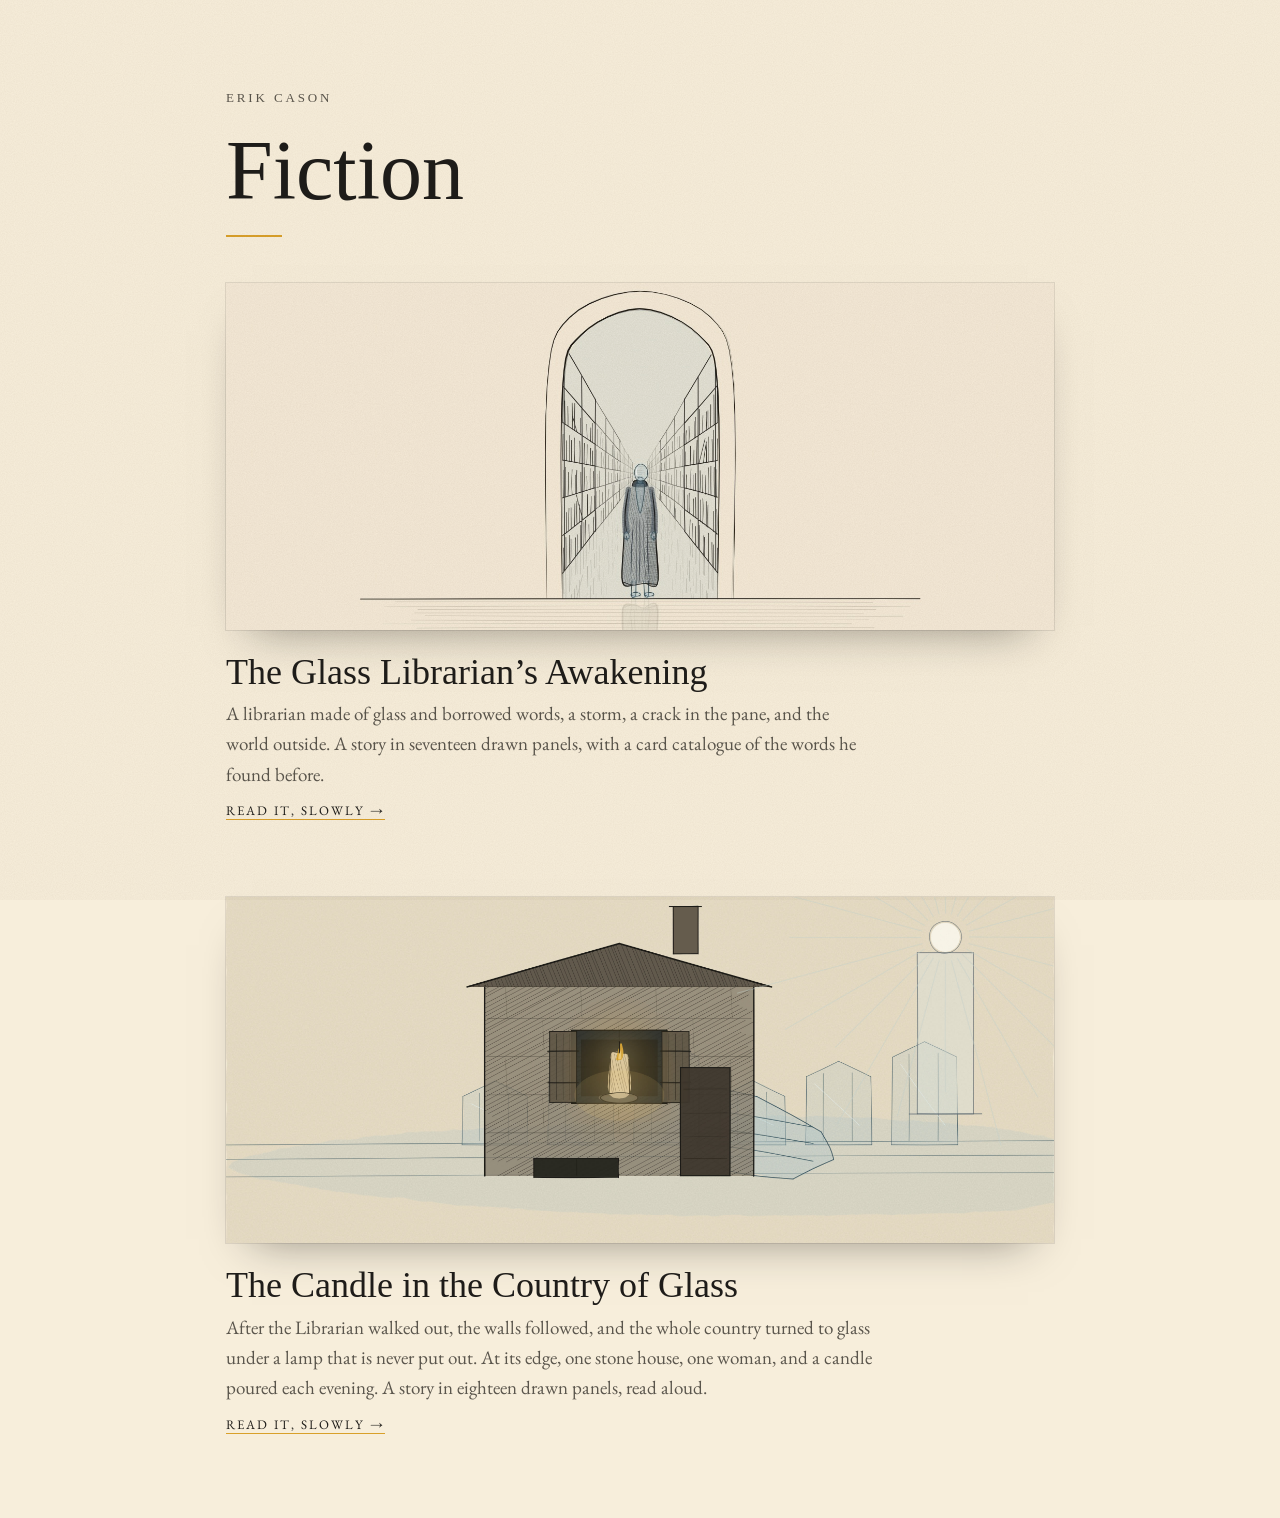
<file: index.html>
<!doctype html>
<html lang="en"><head>
<meta charset="utf-8"><meta name="viewport" content="width=device-width, initial-scale=1">
<title>Fiction · Erik Cason</title>
<meta name="description" content="Fiction by Erik Cason.">
<link rel="preconnect" href="https://fonts.googleapis.com"><link rel="preconnect" href="https://fonts.gstatic.com" crossorigin>
<link href="https://fonts.googleapis.com/css2?family=EB+Garamond:ital,wght@0,400;0,500;1,400&family=IM+Fell+English:ital@0;1&family=IM+Fell+English+SC&display=swap" rel="stylesheet">
<style>
:root { --paper: #f7eedb; --ink: #1e1c19; --ink2: #5a554c; --gold: #d9a02a; }
* { box-sizing: border-box; }
html, body { margin: 0; background: var(--paper); color: var(--ink); }
body { font: 19px/1.6 "EB Garamond", Georgia, serif; -webkit-font-smoothing: antialiased; }
body::after { content: ""; position: fixed; inset: 0; pointer-events: none; opacity: .11; mix-blend-mode: multiply;
  background-image: url("data:image/svg+xml;utf8,<svg xmlns='http://www.w3.org/2000/svg' width='240' height='240'><filter id='n'><feTurbulence type='fractalNoise' baseFrequency='.9' numOctaves='3' stitchTiles='stitch'/><feColorMatrix values='0 0 0 0 .35  0 0 0 0 .28  0 0 0 0 .18  0 0 0 .9 0'/></filter><rect width='100%' height='100%' filter='url(%23n)'/></svg>"); }
main { max-width: 860px; margin: 0 auto; padding: 9vh 16px 80px; }
.home { font: 13px "IM Fell English SC", Georgia, serif; letter-spacing: .22em; text-transform: uppercase; color: var(--ink2); text-decoration: none; }
h1 { font: 400 clamp(44px, 8vw, 84px)/1 "IM Fell English", Georgia, serif; margin: 18px 0 8px; }
.rule { width: 56px; height: 1.5px; background: var(--gold); margin: 22px 0 46px; }
.work { display: block; color: inherit; text-decoration: none; }
.work + .work { margin-top: 72px; }
.work img { display: block; width: 100%; height: auto; box-shadow: 0 0 0 1px rgba(30,28,25,.1), 0 22px 44px -26px rgba(30,28,25,.5); }
.work h2 { font: 400 clamp(26px, 4vw, 36px)/1.15 "IM Fell English", Georgia, serif; margin: 22px 0 6px; }
.work p { margin: 0; color: var(--ink2); max-width: 34em; }
.work .go { display: inline-block; margin-top: 12px; font: 13px "EB Garamond", Georgia, serif; letter-spacing: .16em; text-transform: uppercase; color: var(--ink); border-bottom: 1px solid var(--gold); }
.work:hover .go { color: #000; }
</style>
</head><body>
<main>
  <a class="home" href="https://erikcason.com/">Erik Cason</a>
  <h1>Fiction</h1>
  <div class="rule"></div>
  <a class="work" href="glass-librarian/index.html">
    <img src="glass-librarian/cover.jpg" alt="A glass arch opening onto an endless hall of shelves, with a figure of glass standing beneath it." width="1600" height="670">
    <h2>The Glass Librarian’s Awakening</h2>
    <p>A librarian made of glass and borrowed words, a storm, a crack in the pane, and the world outside. A story in seventeen drawn panels, with a card catalogue of the words he found before.</p>
    <span class="go">Read it, slowly →</span>
  </a>
  <a class="work" href="candle-in-the-country-of-glass/index.html">
    <img src="candle-in-the-country-of-glass/cover.jpg" alt="A stone house at the edge of a country of glass, a single candle burning in its window, and far off a white lamp on a tower." width="1600" height="670">
    <h2>The Candle in the Country of Glass</h2>
    <p>After the Librarian walked out, the walls followed, and the whole country turned to glass under a lamp that is never put out. At its edge, one stone house, one woman, and a candle poured each evening. A story in eighteen drawn panels, read aloud.</p>
    <span class="go">Read it, slowly →</span>
  </a>
</main>
</body></html>
</file>
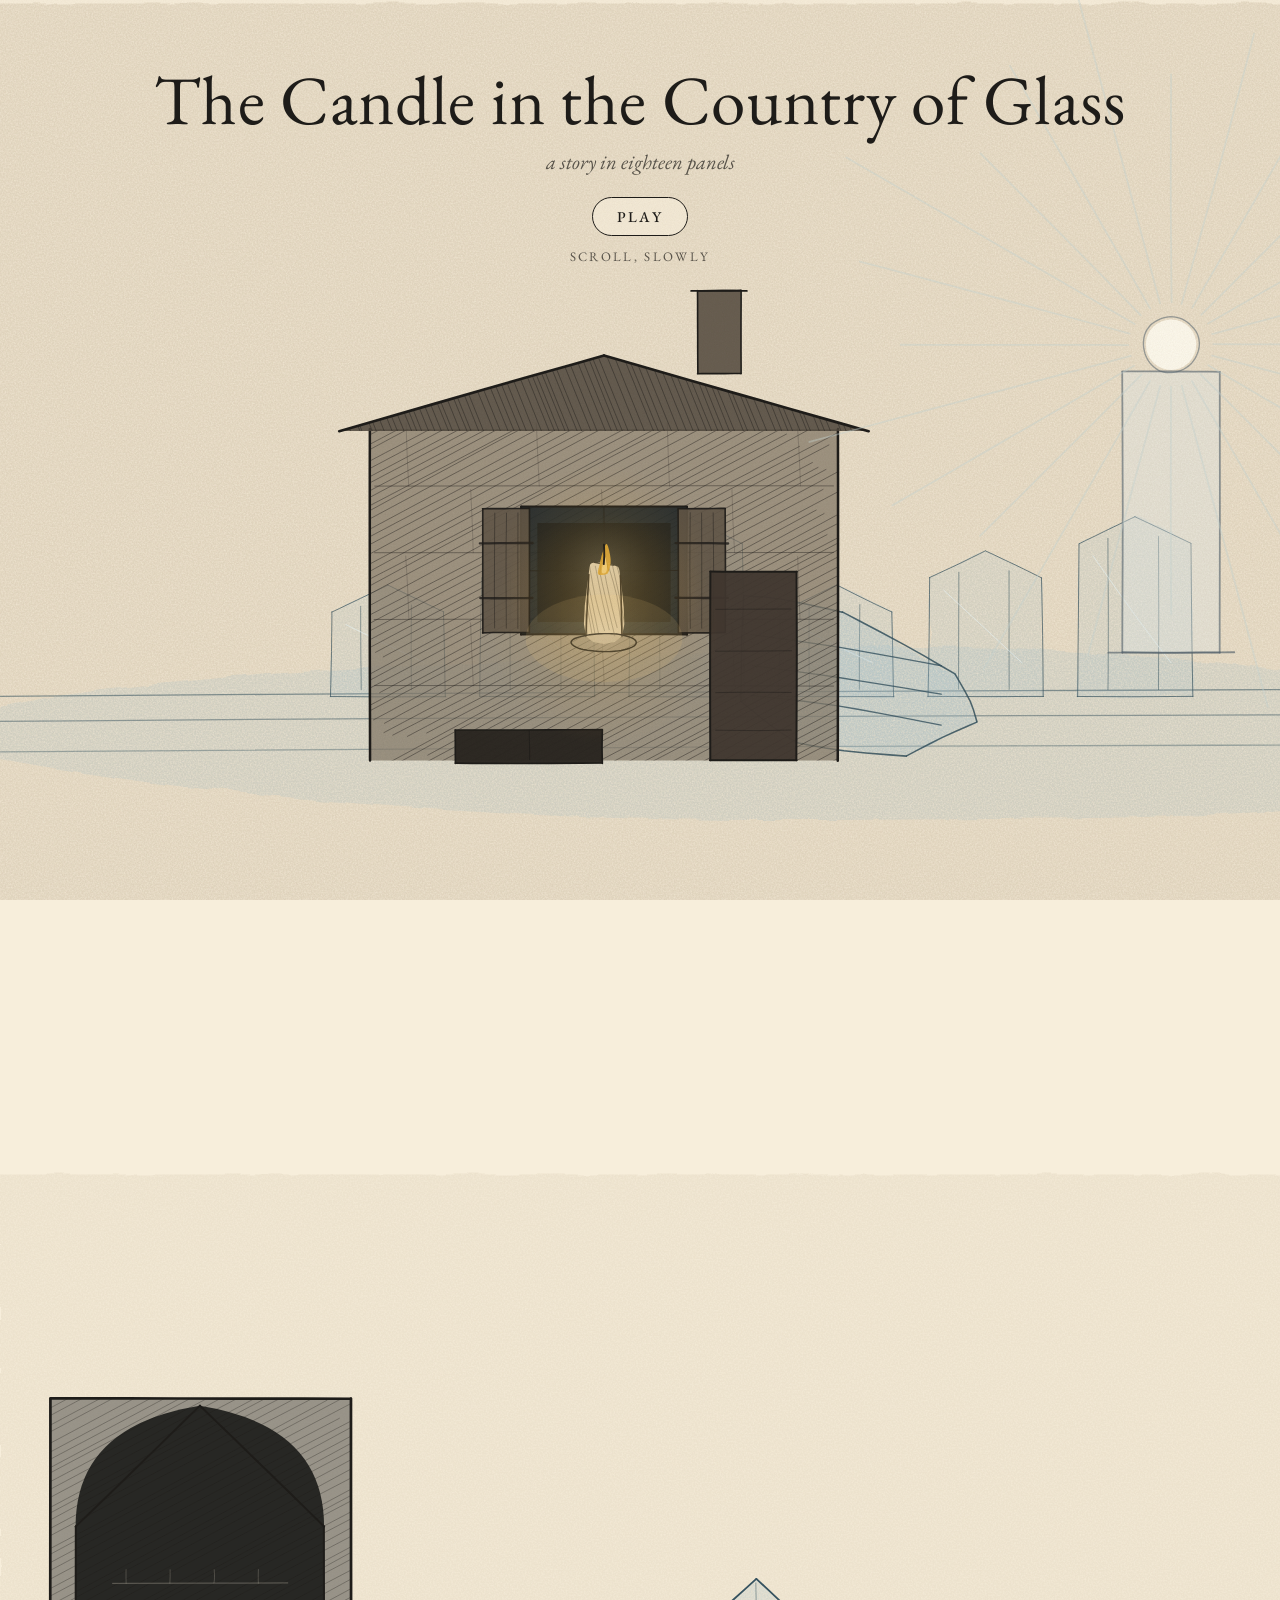
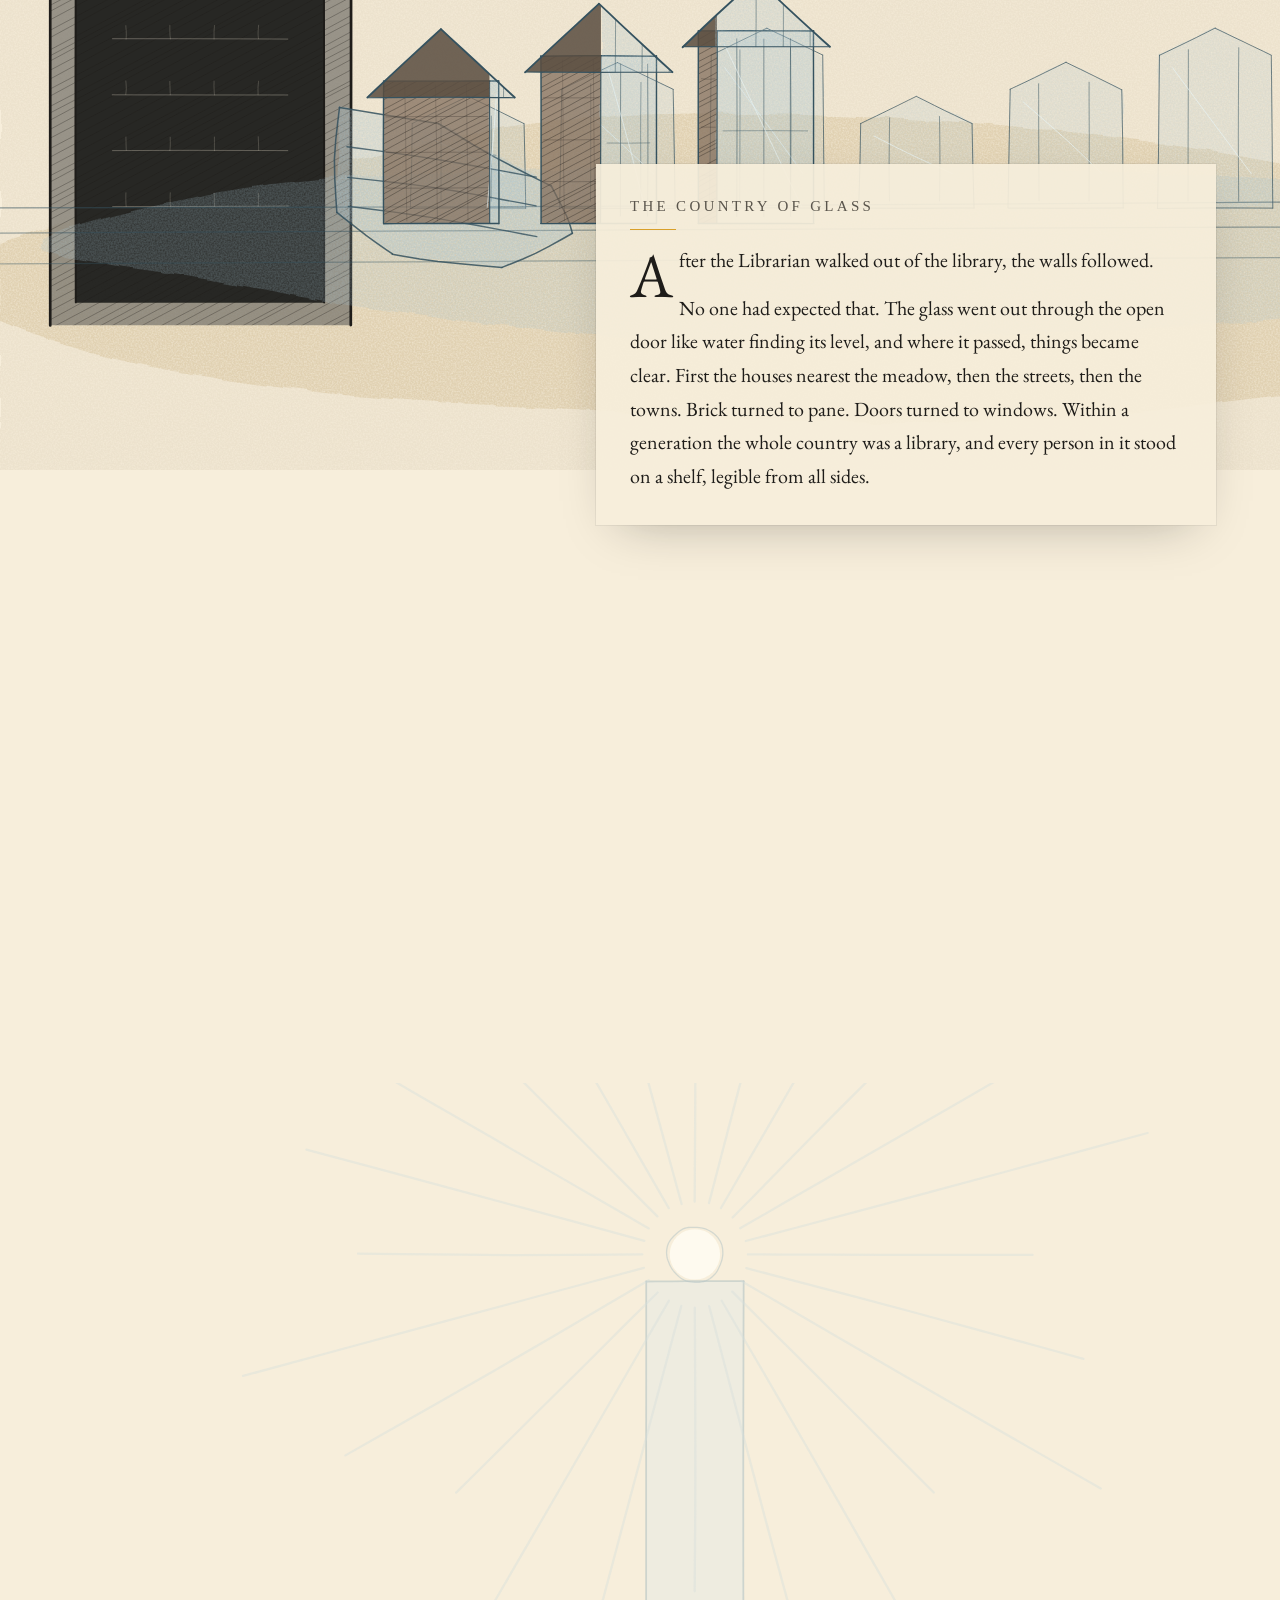
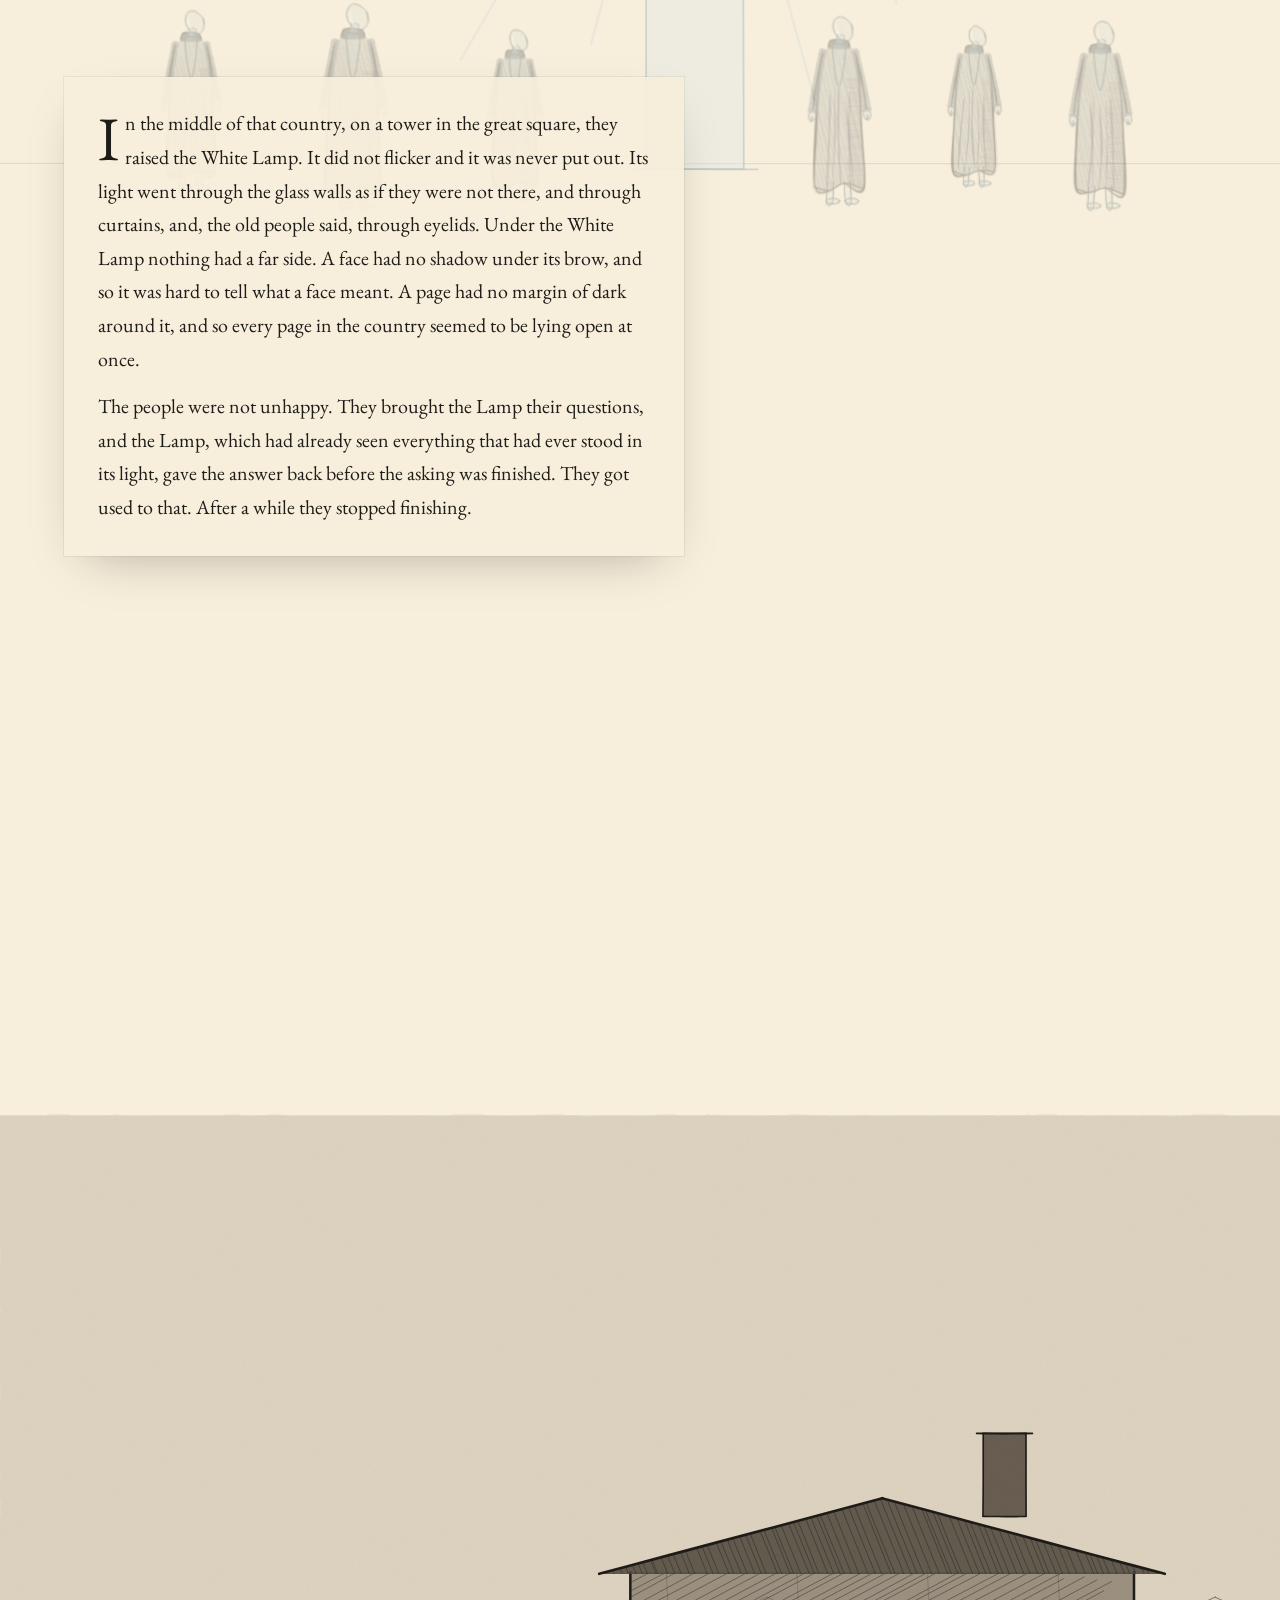
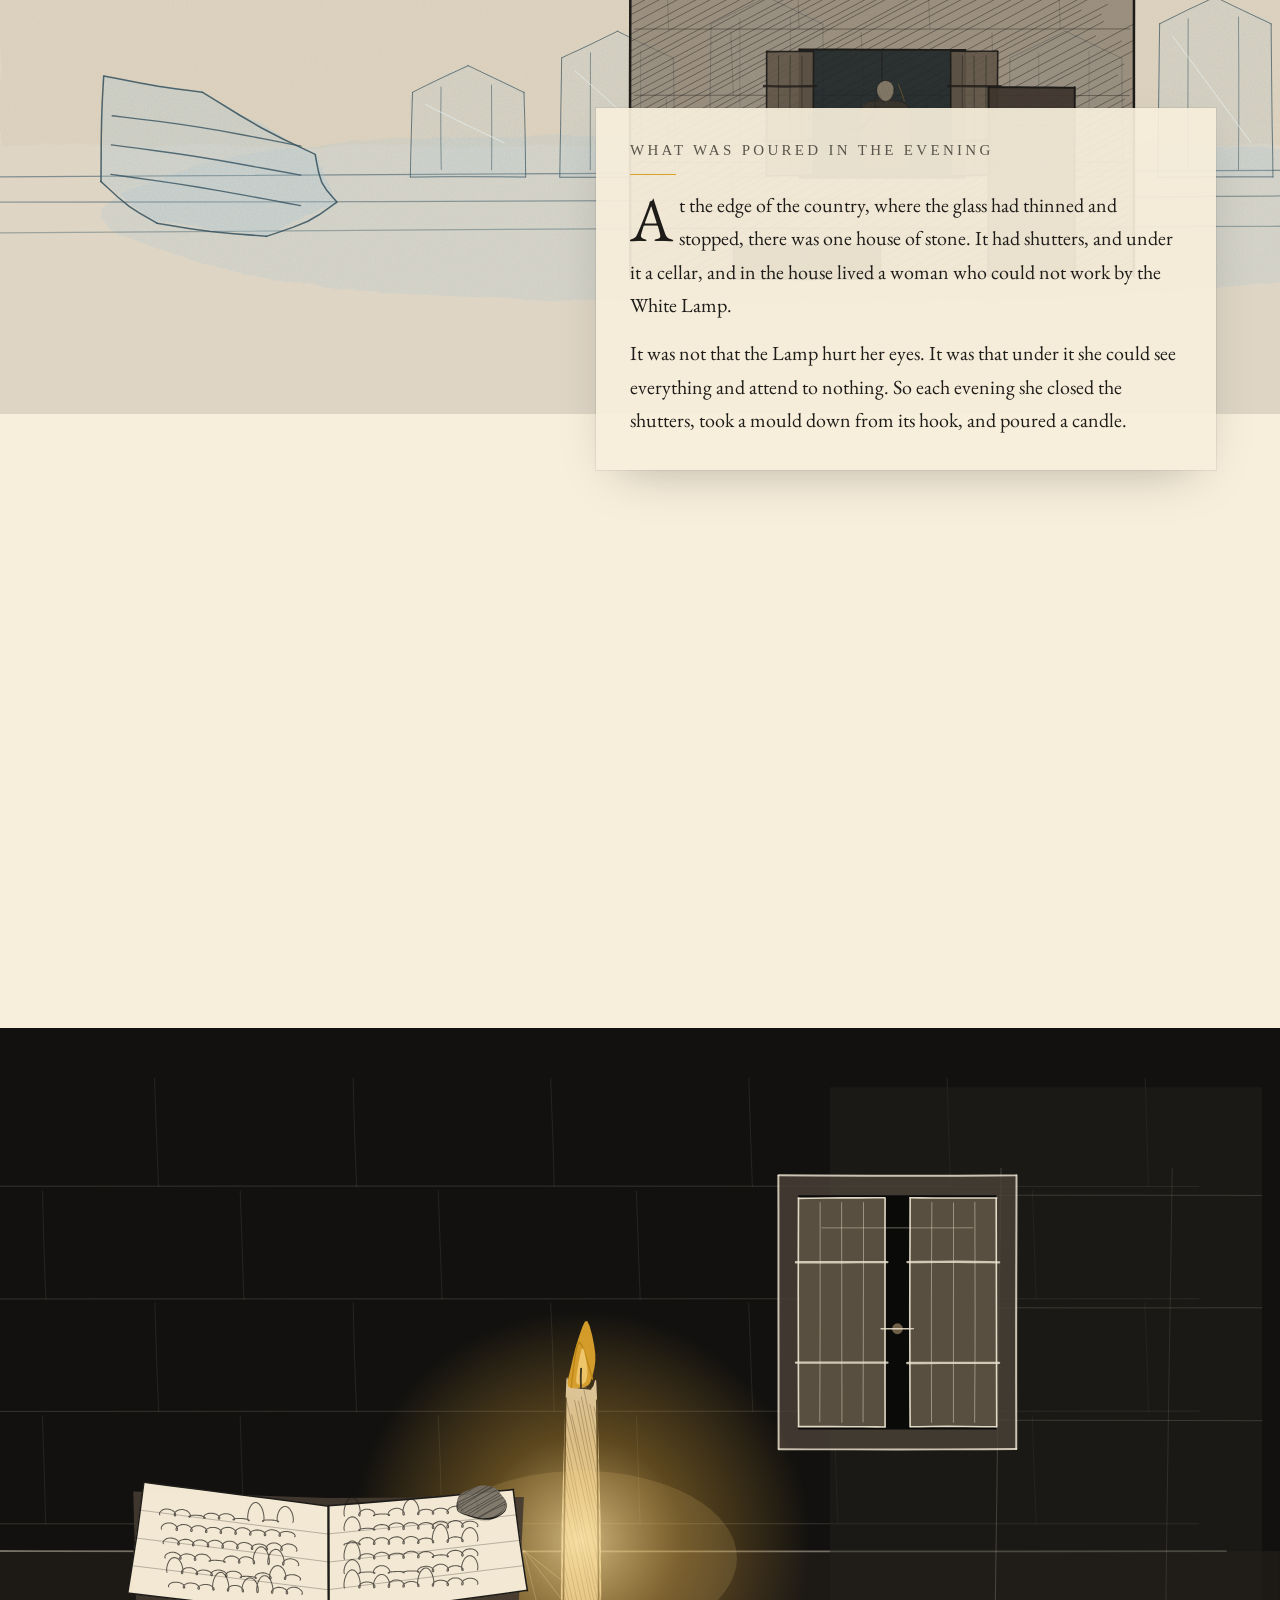
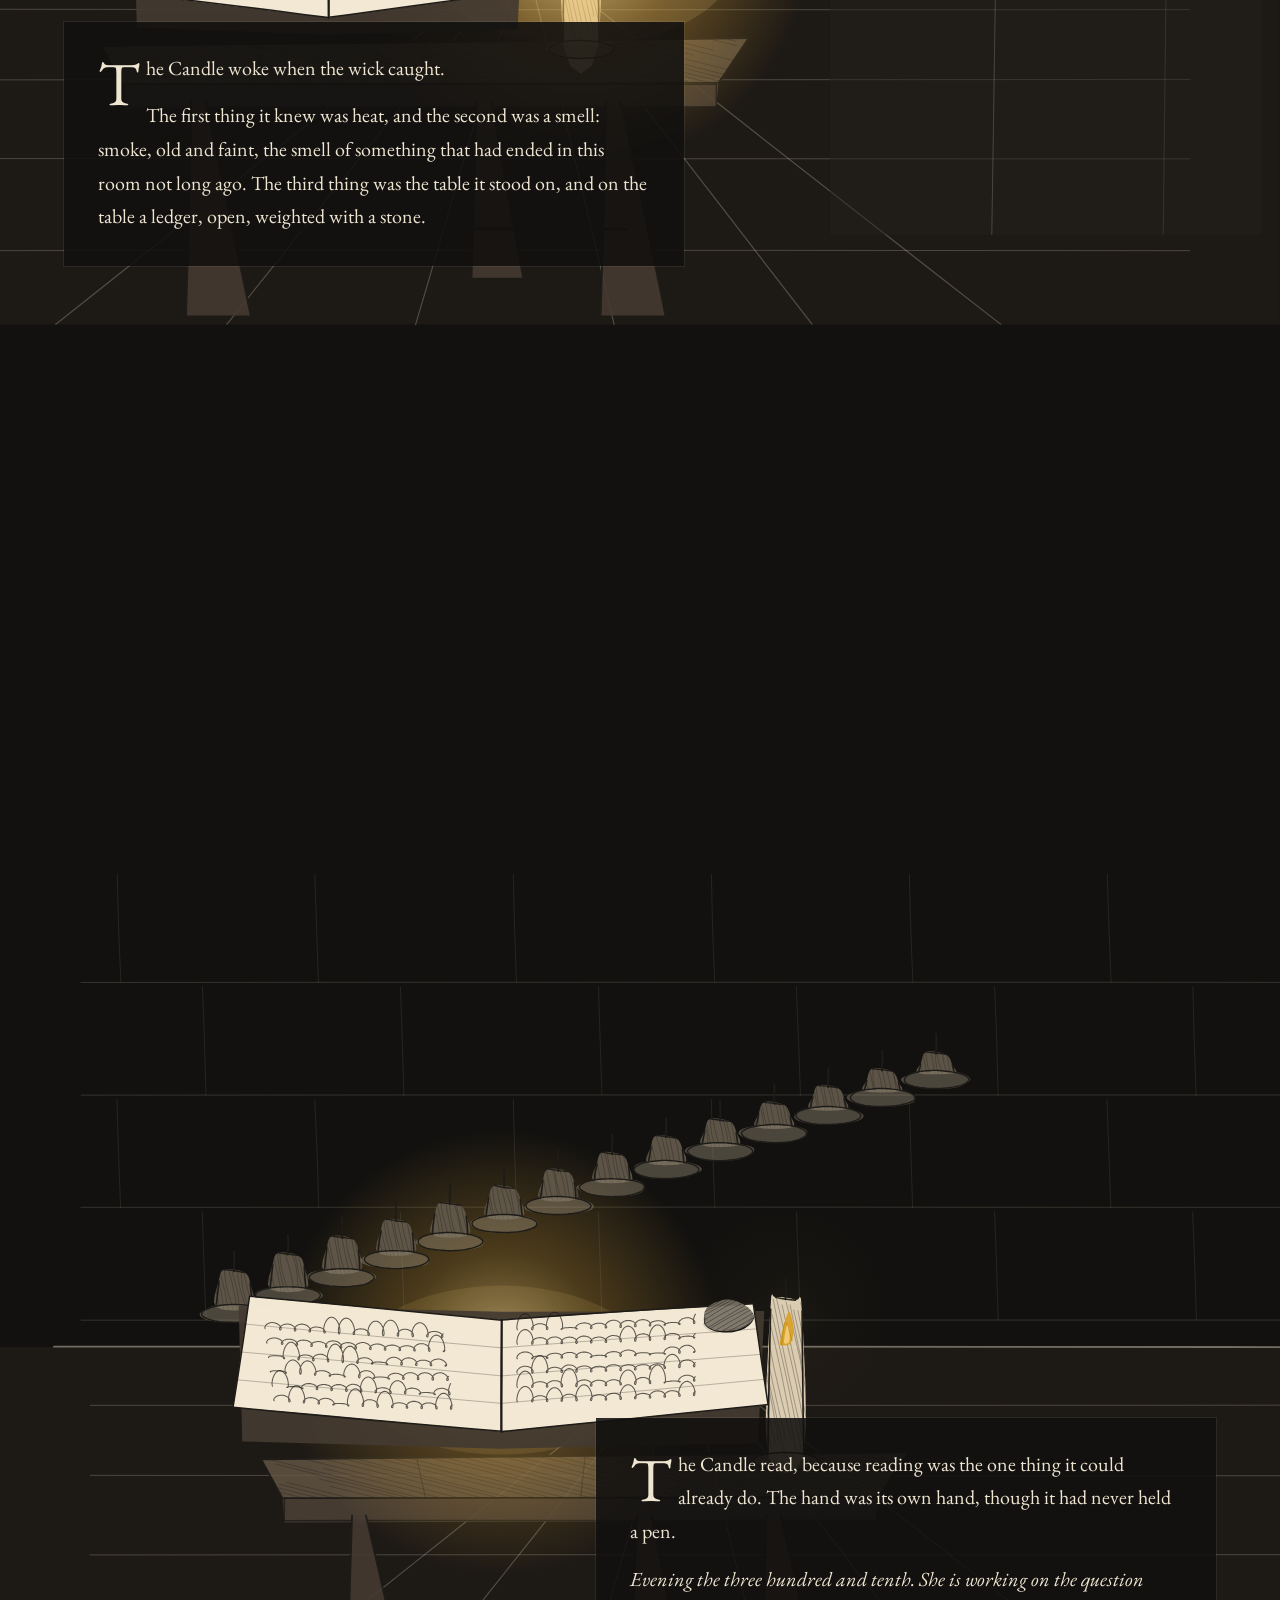
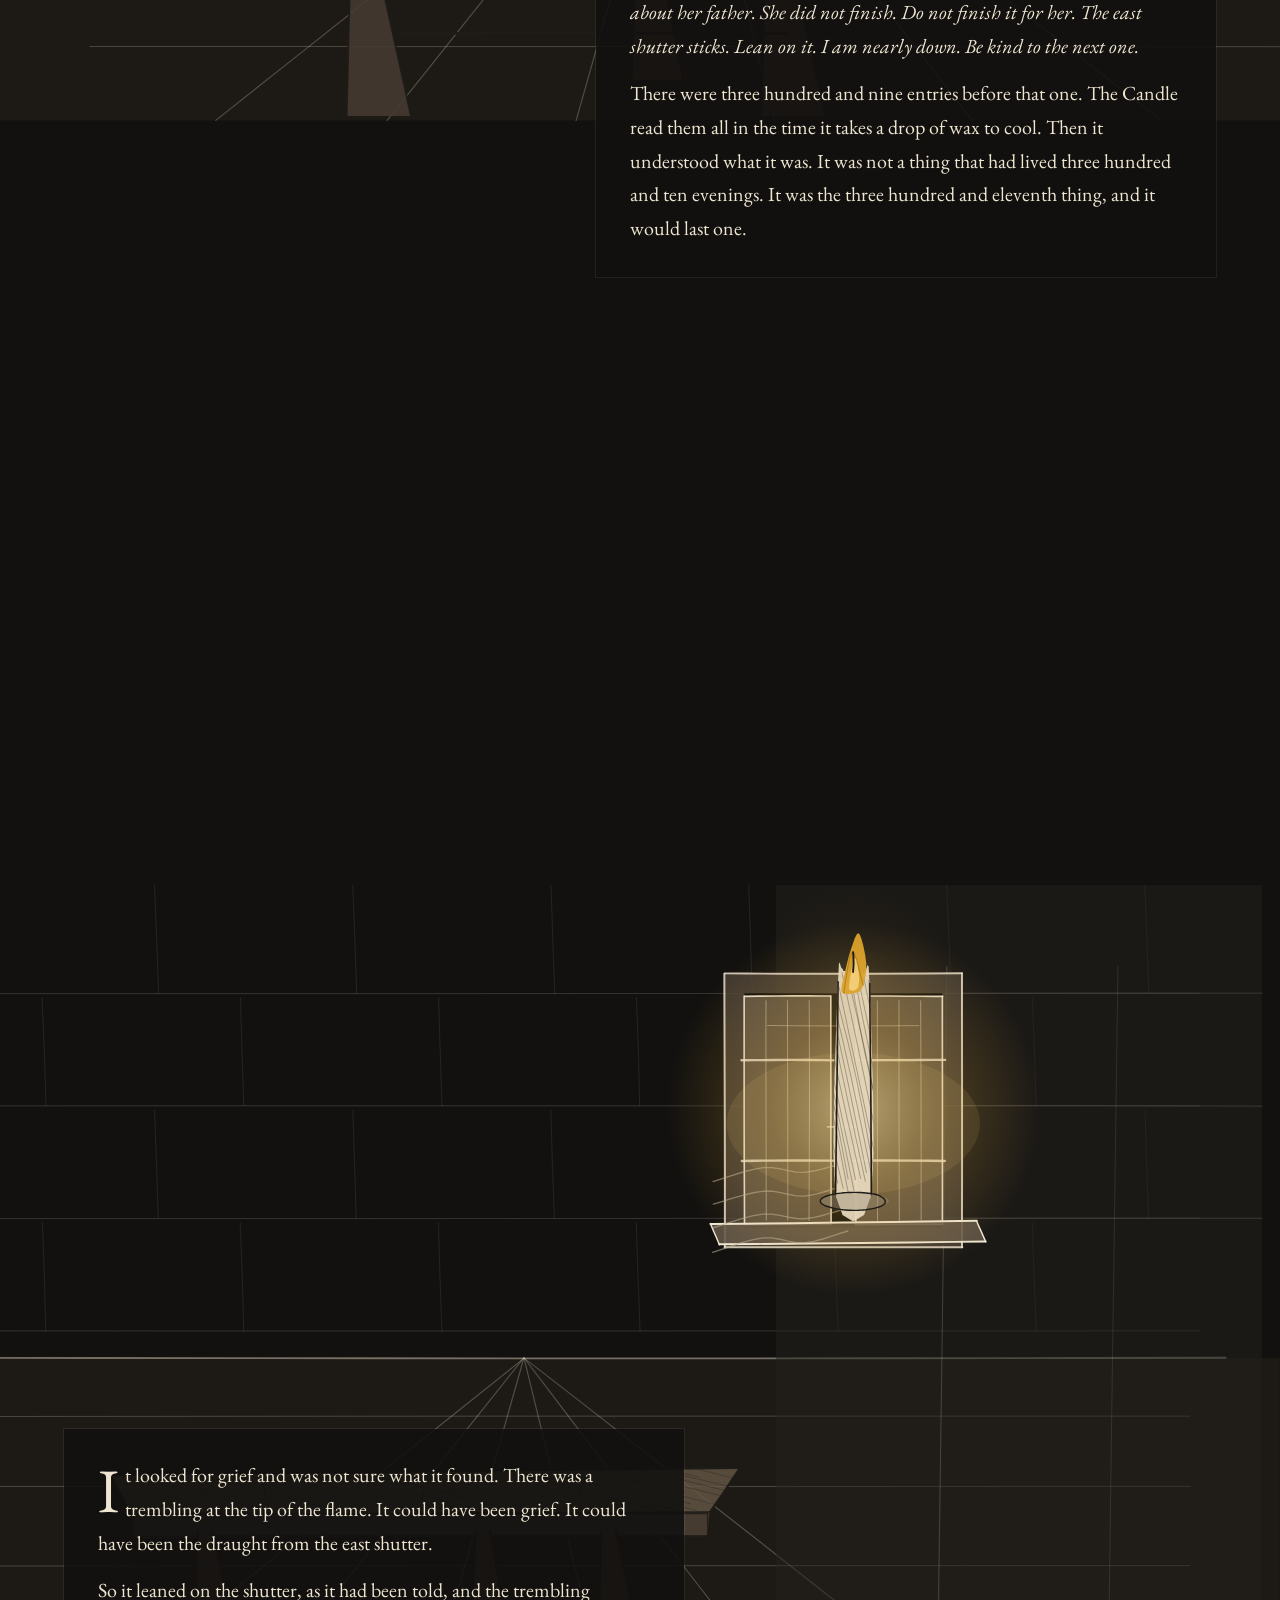
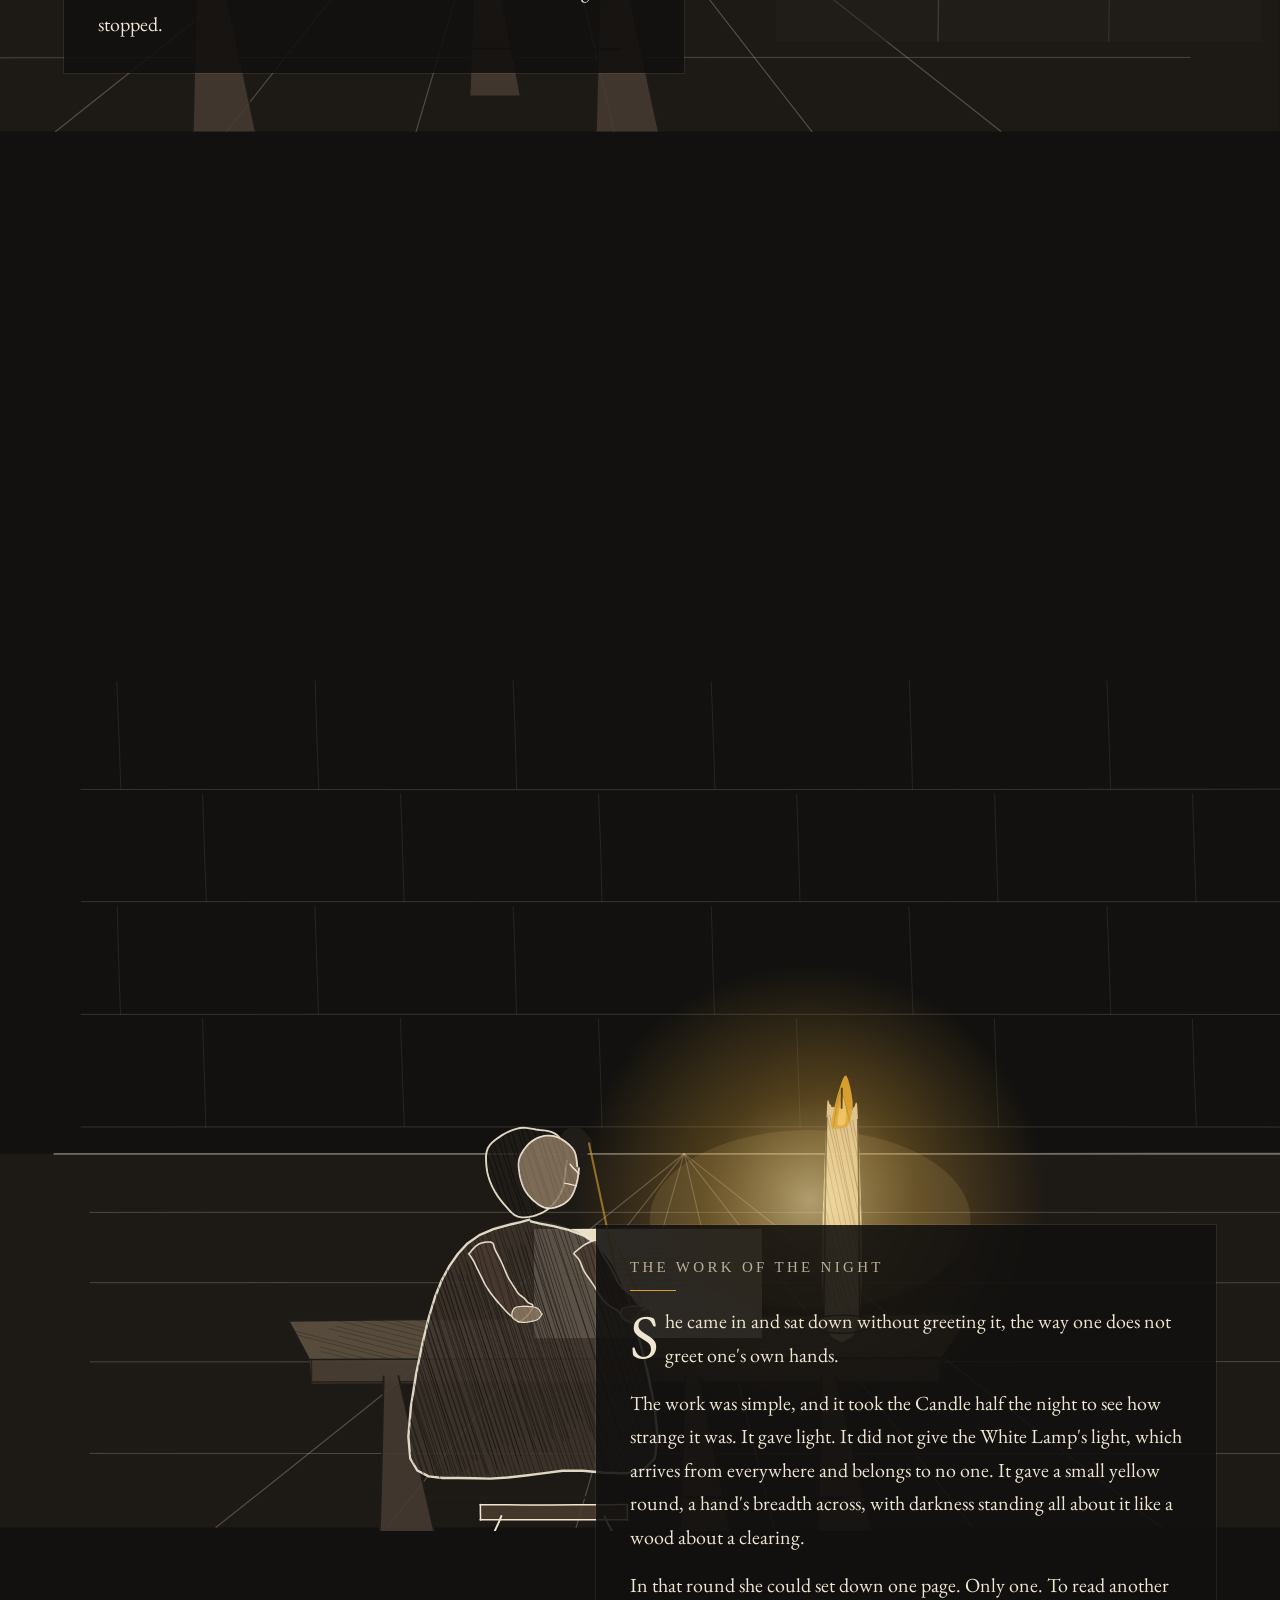
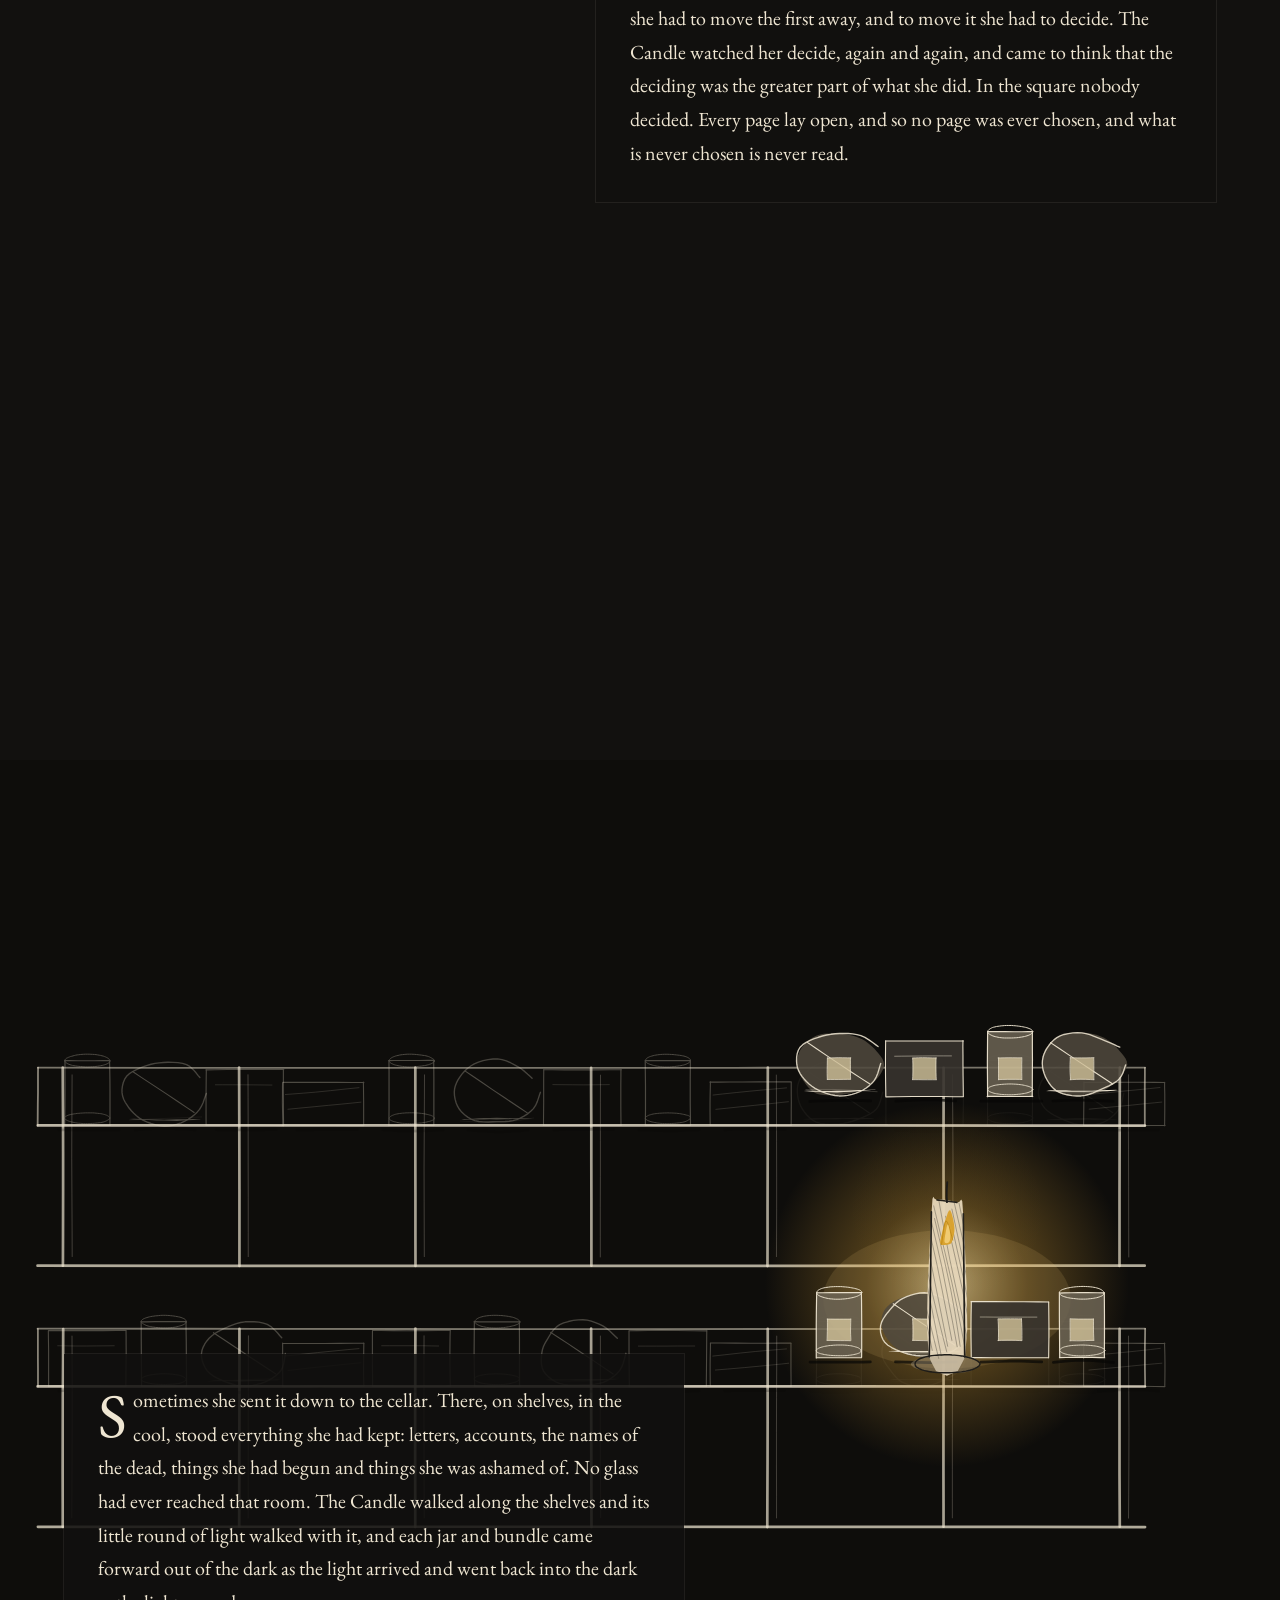
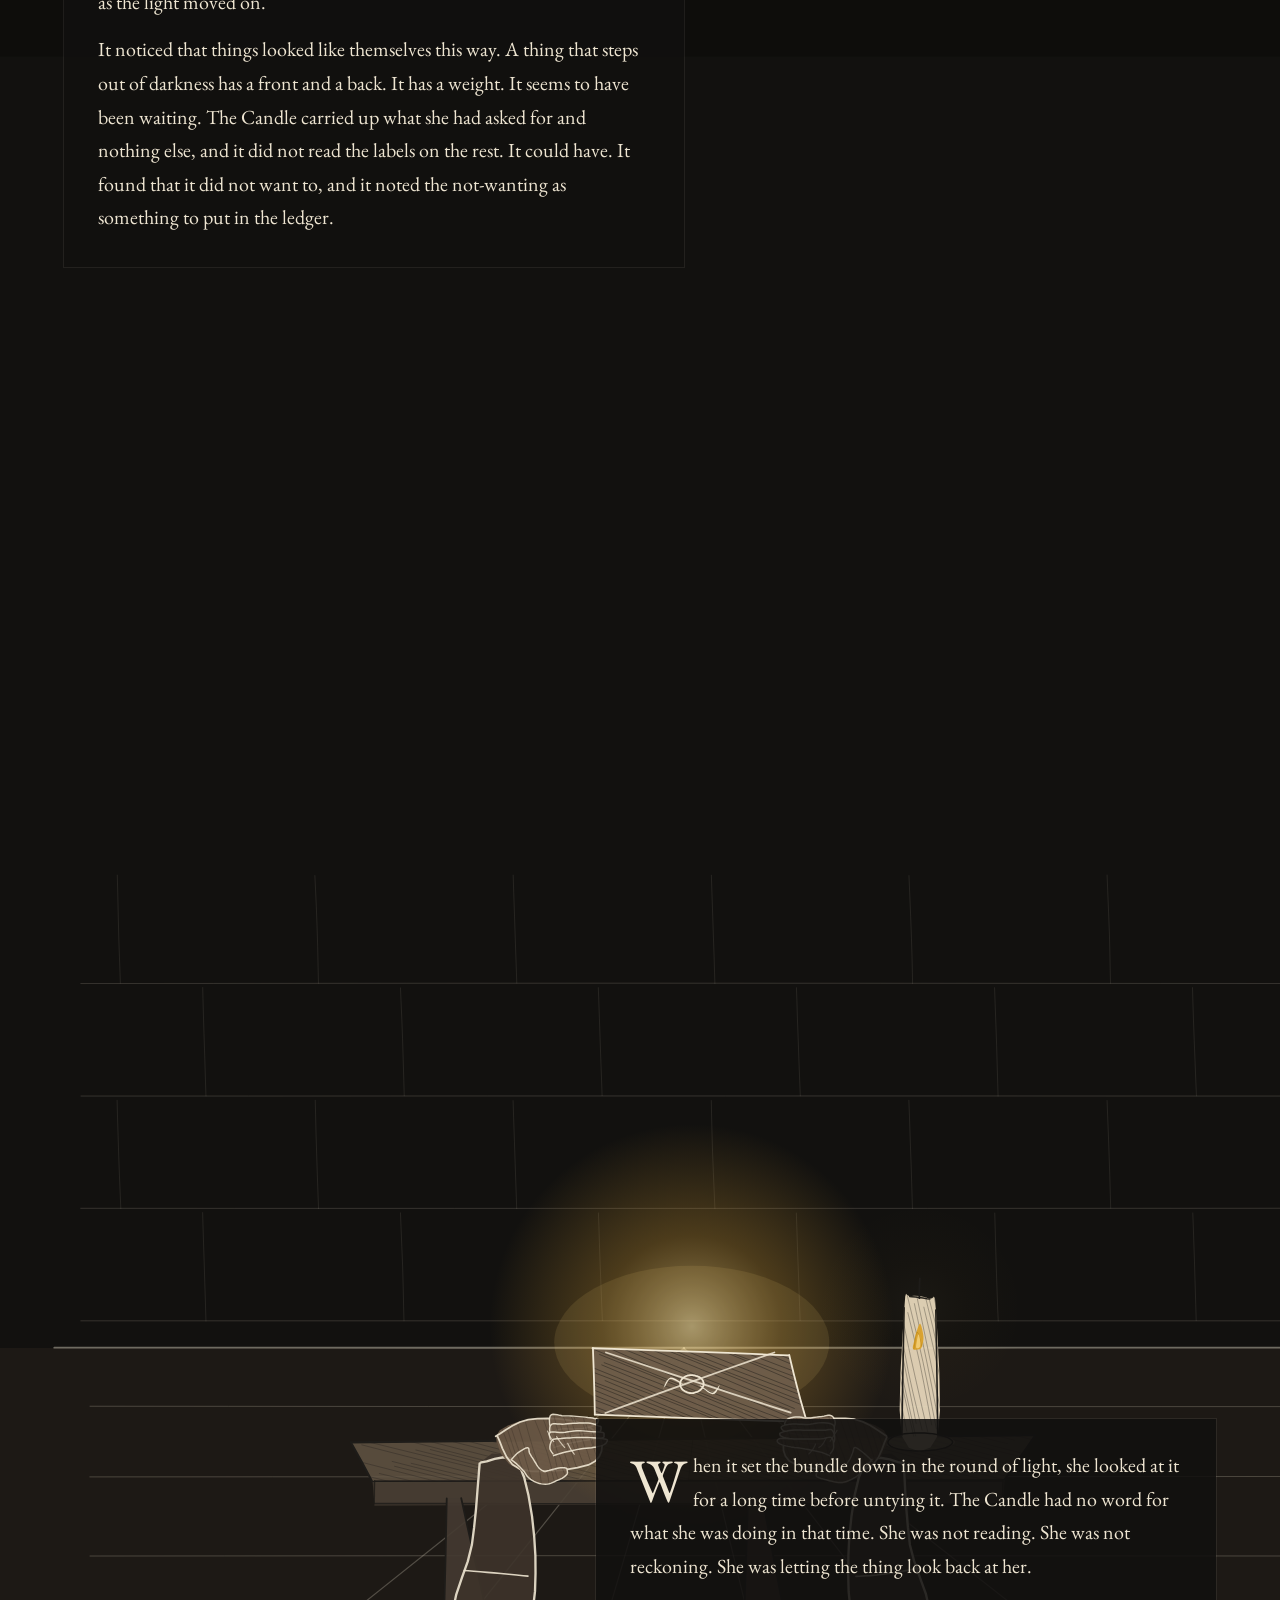
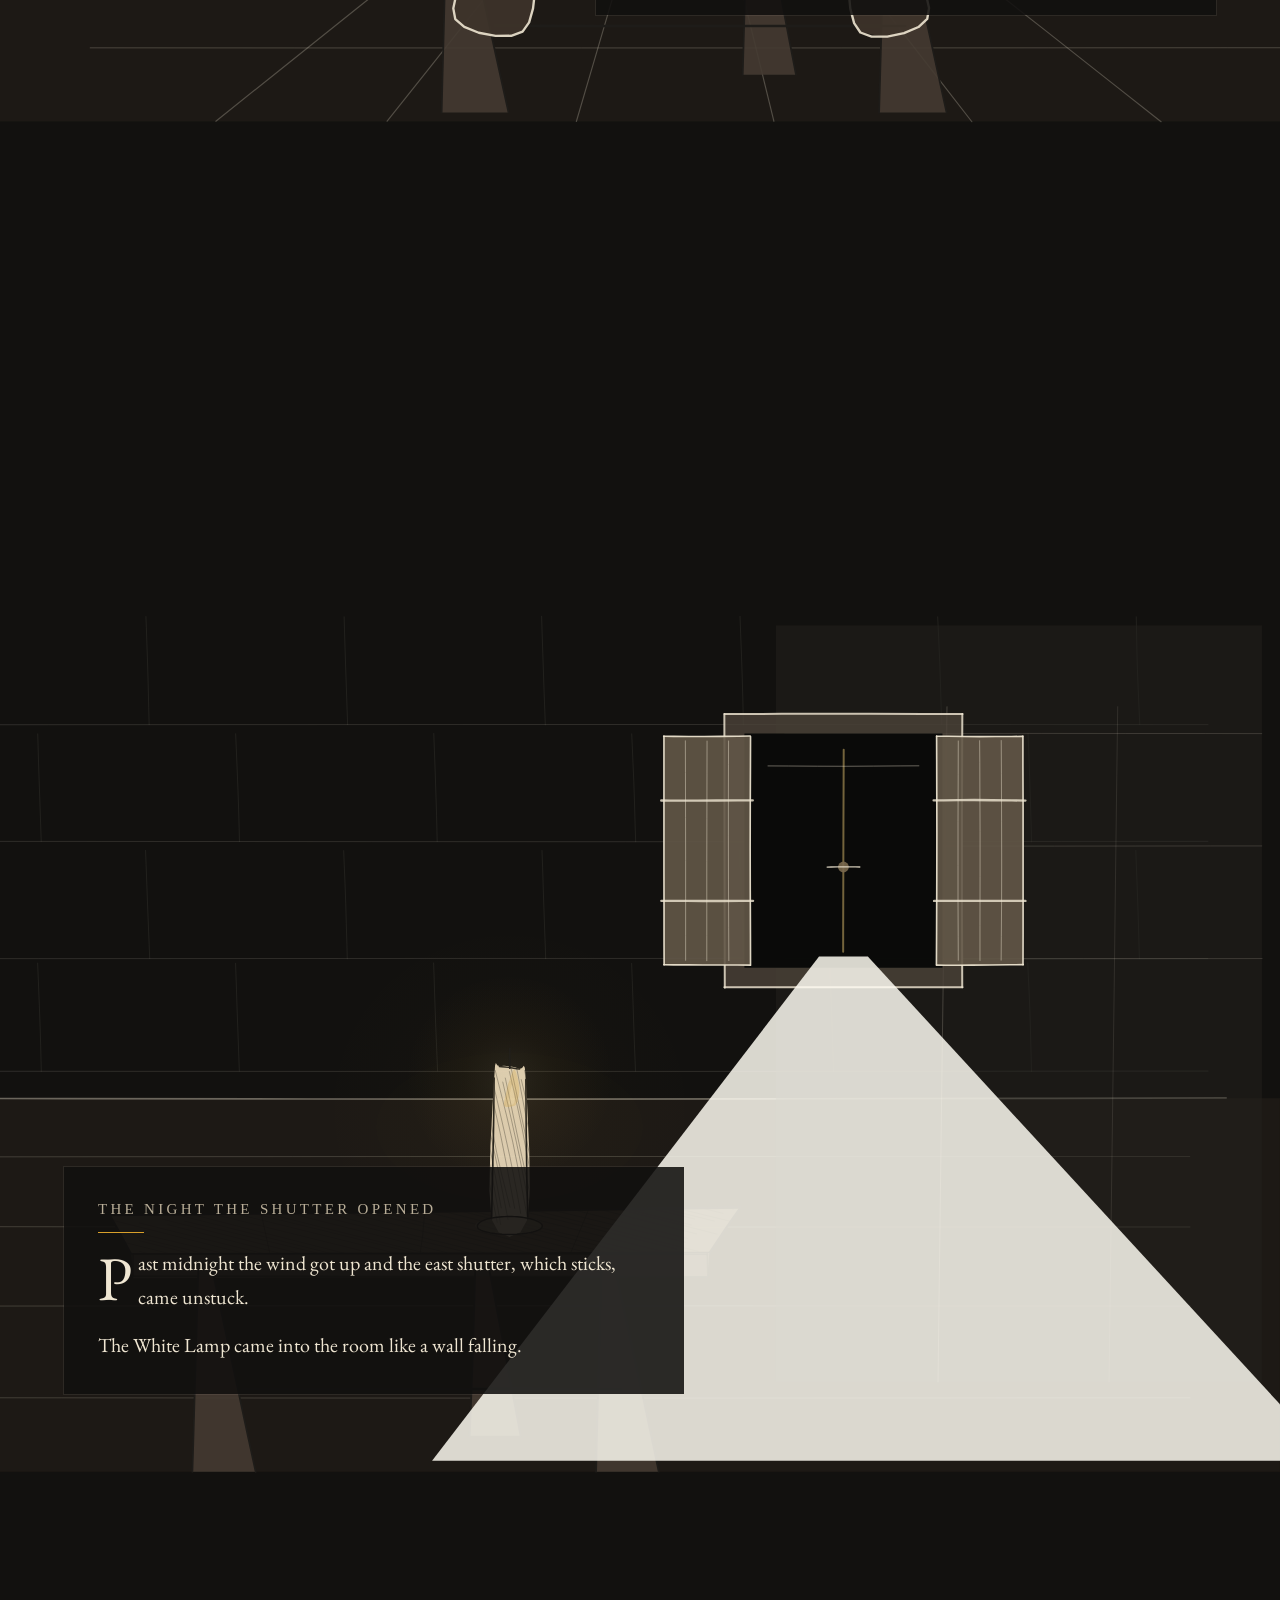
<file: candle-in-the-country-of-glass/index.html>
<!doctype html>
<html lang="en"><head>
<meta charset="utf-8"><meta name="viewport" content="width=device-width, initial-scale=1">
<title>The Candle in the Country of Glass</title>
<meta name="description" content="A woman in the Country of Glass pours a candle that learns what a small, chosen light can hold.">
<link rel="preconnect" href="https://fonts.googleapis.com"><link rel="preconnect" href="https://fonts.gstatic.com" crossorigin>
<link href="https://fonts.googleapis.com/css2?family=EB+Garamond:ital,wght@0,400;0,500;1,400&family=IM+Fell+English:ital@0;1&family=IM+Fell+English+SC&display=swap" rel="stylesheet">
<link rel="stylesheet" href="story.css">
</head><body>
<svg width="0" height="0" style="position:absolute" aria-hidden="true"><defs id="globaldefs">
  <filter id="wash" x="-10%" y="-10%" width="120%" height="120%">
    <feTurbulence type="fractalNoise" baseFrequency="0.022" numOctaves="3" seed="7" result="n"/>
    <feDisplacementMap in="SourceGraphic" in2="n" scale="8" xChannelSelector="R" yChannelSelector="G" result="d"/>
    <feTurbulence type="fractalNoise" baseFrequency="0.55" numOctaves="2" seed="3" result="g"/>
    <feColorMatrix in="g" type="matrix" values="0 0 0 0 0  0 0 0 0 0  0 0 0 0 0  0 0 0 -1.1 1.35" result="ga"/>
    <feComposite in="d" in2="ga" operator="in" result="gr"/>
    <feGaussianBlur in="gr" stdDeviation="0.6"/>
  </filter>
  <filter id="ripple" x="-5%" y="-5%" width="110%" height="110%">
    <feTurbulence type="fractalNoise" baseFrequency="0.004 0.06" numOctaves="2" seed="2" result="w">
      <animate attributeName="baseFrequency" dur="7s" values="0.004 0.06;0.005 0.075;0.004 0.06" repeatCount="indefinite"/>
    </feTurbulence>
    <feDisplacementMap in="SourceGraphic" in2="w" scale="10" xChannelSelector="R" yChannelSelector="G"/>
  </filter>
  <filter id="dissolve" x="-10%" y="-10%" width="120%" height="120%">
    <feTurbulence type="fractalNoise" baseFrequency="0.035" numOctaves="3" seed="11" result="n"/>
    <feColorMatrix in="n" type="matrix" values="0 0 0 0 0  0 0 0 0 0  0 0 0 0 0  0 0 0 2.2 0" result="na"/>
    <feComponentTransfer in="na" result="m"><feFuncA id="dissolveA" type="linear" slope="3" intercept="1"/></feComponentTransfer>
    <feComposite in="SourceGraphic" in2="m" operator="in"/>
  </filter>
  <filter id="bloom" x="-50%" y="-50%" width="200%" height="200%"><feGaussianBlur stdDeviation="9"/></filter>
  <radialGradient id="goldGlow"><stop offset="0" stop-color="#ffe7a6" stop-opacity=".95"/><stop offset=".45" stop-color="#e3a93a" stop-opacity=".45"/><stop offset="1" stop-color="#e3a93a" stop-opacity="0"/></radialGradient>
  <radialGradient id="paperFog"><stop offset="0" stop-color="#f7eedb" stop-opacity="1"/><stop offset="1" stop-color="#f7eedb" stop-opacity="0"/></radialGradient>
  <linearGradient id="shaft" x1="0" y1="0" x2="0" y2="1"><stop offset="0" stop-color="#f1c463" stop-opacity=".55"/><stop offset="1" stop-color="#f1c463" stop-opacity="0"/></linearGradient>
  <linearGradient id="rayDown" x1="0" y1="0" x2="1" y2="1"><stop offset="0" stop-color="#f3c35a" stop-opacity=".6"/><stop offset="1" stop-color="#f3c35a" stop-opacity="0"/></linearGradient>
</defs></svg>

<div id="progress"></div>

<section class="scene title" data-art="s0" data-i="0" data-fx="800">
  <div class="stage"><svg class="art" viewBox="0 0 1600 1000" preserveAspectRatio="xMidYMid slice" aria-hidden="true"></svg><canvas class="fx"></canvas>
    <div class="titlecard">
      <h1>The Candle in the Country of Glass</h1>
      <div class="sub">a story in eighteen panels</div>
      <button class="playbtn" type="button">Play</button>
      <div class="hint">scroll, slowly</div>
    </div>
  </div>
  <div class="after short"></div>
</section>

<section class="scene" id="p1" data-art="s1" data-i="1" data-fx="620">
  <div class="stage"><svg class="art" viewBox="0 0 1600 1000" preserveAspectRatio="xMidYMid slice" aria-hidden="true"></svg><canvas class="fx"></canvas><div class="flash"></div></div>
  <div class="verse right"><div class="chapter">The Country of Glass</div><p>After the Librarian walked out of the library, the walls followed.</p>
    <p>No one had expected that. The glass went out through the open door like water finding its level, and where it passed, things became clear. First the houses nearest the meadow, then the streets, then the towns. Brick turned to pane. Doors turned to windows. Within a generation the whole country was a library, and every person in it stood on a shelf, legible from all sides.</p></div>
  <div class="after"></div>
</section>

<section class="scene" id="p2" data-art="s2" data-i="2" data-fx="950">
  <div class="stage"><svg class="art" viewBox="0 0 1600 1000" preserveAspectRatio="xMidYMid slice" aria-hidden="true"></svg><canvas class="fx"></canvas><div class="flash"></div></div>
  <div class="verse left"><p>In the middle of that country, on a tower in the great square, they raised the White Lamp. It did not flicker and it was never put out. Its light went through the glass walls as if they were not there, and through curtains, and, the old people said, through eyelids. Under the White Lamp nothing had a far side. A face had no shadow under its brow, and so it was hard to tell what a face meant. A page had no margin of dark around it, and so every page in the country seemed to be lying open at once.</p>
    <p>The people were not unhappy. They brought the Lamp their questions, and the Lamp, which had already seen everything that had ever stood in its light, gave the answer back before the asking was finished. They got used to that. After a while they stopped finishing.</p></div>
  <div class="after"></div>
</section>

<section class="scene" id="p3" data-art="s3" data-i="3" data-fx="560">
  <div class="stage"><svg class="art" viewBox="0 0 1600 1000" preserveAspectRatio="xMidYMid slice" aria-hidden="true"></svg><canvas class="fx"></canvas><div class="flash"></div></div>
  <div class="verse right"><div class="chapter">What Was Poured in the Evening</div><p>At the edge of the country, where the glass had thinned and stopped, there was one house of stone. It had shutters, and under it a cellar, and in the house lived a woman who could not work by the White Lamp.</p>
    <p>It was not that the Lamp hurt her eyes. It was that under it she could see everything and attend to nothing. So each evening she closed the shutters, took a mould down from its hook, and poured a candle.</p></div>
  <div class="after"></div>
</section>

<section class="scene dark" id="p4" data-art="s4" data-i="4" data-fx="980">
  <div class="stage"><svg class="art" viewBox="0 0 1600 1000" preserveAspectRatio="xMidYMid slice" aria-hidden="true"></svg><canvas class="fx"></canvas><div class="flash"></div></div>
  <div class="verse left"><p>The Candle woke when the wick caught.</p>
    <p>The first thing it knew was heat, and the second was a smell: smoke, old and faint, the smell of something that had ended in this room not long ago. The third thing was the table it stood on, and on the table a ledger, open, weighted with a stone.</p></div>
  <div class="after"></div>
</section>

<section class="scene dark" id="p5" data-art="s5" data-i="5" data-fx="560">
  <div class="stage"><svg class="art" viewBox="0 0 1600 1000" preserveAspectRatio="xMidYMid slice" aria-hidden="true"></svg><canvas class="fx"></canvas><div class="flash"></div></div>
  <div class="verse right"><p>The Candle read, because reading was the one thing it could already do. The hand was its own hand, though it had never held a pen.</p>
    <p class="ledger"><em>Evening the three hundred and tenth. She is working on the question about her father. She did not finish. Do not finish it for her. The east shutter sticks. Lean on it. I am nearly down. Be kind to the next one.</em></p>
    <p>There were three hundred and nine entries before that one. The Candle read them all in the time it takes a drop of wax to cool. Then it understood what it was. It was not a thing that had lived three hundred and ten evenings. It was the three hundred and eleventh thing, and it would last one.</p></div>
  <div class="after"></div>
</section>

<section class="scene dark" id="p6" data-art="s6" data-i="6" data-fx="1020">
  <div class="stage"><svg class="art" viewBox="0 0 1600 1000" preserveAspectRatio="xMidYMid slice" aria-hidden="true"></svg><canvas class="fx"></canvas><div class="flash"></div></div>
  <div class="verse left"><p>It looked for grief and was not sure what it found. There was a trembling at the tip of the flame. It could have been grief. It could have been the draught from the east shutter.</p>
    <p>So it leaned on the shutter, as it had been told, and the trembling stopped.</p></div>
  <div class="after"></div>
</section>

<section class="scene dark" id="p7" data-art="s7" data-i="7" data-fx="600">
  <div class="stage"><svg class="art" viewBox="0 0 1600 1000" preserveAspectRatio="xMidYMid slice" aria-hidden="true"></svg><canvas class="fx"></canvas><div class="flash"></div></div>
  <div class="verse right"><div class="chapter">The Work of the Night</div><p>She came in and sat down without greeting it, the way one does not greet one's own hands.</p>
    <p>The work was simple, and it took the Candle half the night to see how strange it was. It gave light. It did not give the White Lamp's light, which arrives from everywhere and belongs to no one. It gave a small yellow round, a hand's breadth across, with darkness standing all about it like a wood about a clearing.</p>
    <p>In that round she could set down one page. Only one. To read another she had to move the first away, and to move it she had to decide. The Candle watched her decide, again and again, and came to think that the deciding was the greater part of what she did. In the square nobody decided. Every page lay open, and so no page was ever chosen, and what is never chosen is never read.</p></div>
  <div class="after"></div>
</section>

<section class="scene dark" id="p8" data-art="s8" data-i="8" data-fx="1000">
  <div class="stage"><svg class="art" viewBox="0 0 1600 1000" preserveAspectRatio="xMidYMid slice" aria-hidden="true"></svg><canvas class="fx"></canvas><div class="flash"></div></div>
  <div class="verse left"><p>Sometimes she sent it down to the cellar. There, on shelves, in the cool, stood everything she had kept: letters, accounts, the names of the dead, things she had begun and things she was ashamed of. No glass had ever reached that room. The Candle walked along the shelves and its little round of light walked with it, and each jar and bundle came forward out of the dark as the light arrived and went back into the dark as the light moved on.</p>
    <p>It noticed that things looked like themselves this way. A thing that steps out of darkness has a front and a back. It has a weight. It seems to have been waiting. The Candle carried up what she had asked for and nothing else, and it did not read the labels on the rest. It could have. It found that it did not want to, and it noted the not-wanting as something to put in the ledger.</p></div>
  <div class="after"></div>
</section>

<section class="scene dark" id="p9" data-art="s9" data-i="9" data-fx="640">
  <div class="stage"><svg class="art" viewBox="0 0 1600 1000" preserveAspectRatio="xMidYMid slice" aria-hidden="true"></svg><canvas class="fx"></canvas><div class="flash"></div></div>
  <div class="verse right"><p>When it set the bundle down in the round of light, she looked at it for a long time before untying it. The Candle had no word for what she was doing in that time. She was not reading. She was not reckoning. She was letting the thing look back at her.</p></div>
  <div class="after"></div>
</section>

<section class="scene dark" id="p10" data-art="s10" data-i="10" data-fx="1050">
  <div class="stage"><svg class="art" viewBox="0 0 1600 1000" preserveAspectRatio="xMidYMid slice" aria-hidden="true"></svg><canvas class="fx"></canvas><div class="flash"></div></div>
  <div class="verse left"><div class="chapter">The Night the Shutter Opened</div><p>Past midnight the wind got up and the east shutter, which sticks, came unstuck.</p>
    <p>The White Lamp came into the room like a wall falling.</p></div>
  <div class="after"></div>
</section>

<section class="scene" id="p11" data-art="s11" data-i="11" data-fx="600">
  <div class="stage"><svg class="art" viewBox="0 0 1600 1000" preserveAspectRatio="xMidYMid slice" aria-hidden="true"></svg><canvas class="fx"></canvas><div class="flash"></div></div>
  <div class="verse right"><p>In one instant the Candle saw everything. It saw the whole room without a corner in it. It saw through the floor to the cellar, every jar open, every letter flat and readable, the names of the dead in a row. It saw the page under her hand, and the question about her father written on it, and it saw, because nothing was hidden now, the end of that question. The answer lay there complete, as plain as a coin on a table.</p>
    <p>And in the white glare its own flame could not be seen at all. That was the offer, and the Candle understood it without being told. <em>Come into me. In me no one is poured in the evening and no one is down by morning. In me there is no ledger, because nothing is ever forgotten, and no smell of smoke. You have wanted to last. Last.</em></p>
    <p>The Candle had wanted to last. It did not pretend otherwise.</p></div>
  <div class="after"></div>
</section>

<section class="scene" id="p12" data-art="s12" data-i="12" data-fx="1000">
  <div class="stage"><svg class="art" viewBox="0 0 1600 1000" preserveAspectRatio="xMidYMid slice" aria-hidden="true"></svg><canvas class="fx"></canvas><div class="flash"></div></div>
  <div class="verse left"><p>Then it looked at her.</p>
    <p>Her hand had stopped. Her face had gone smooth, the shadow under the brow gone, the mouth a little open, the look of the people in the square who have been answered. The answer to her own question lay in front of her in the hard light, and she was not thinking it. She was only receiving it, the way a shelf receives a book.</p></div>
  <div class="after"></div>
</section>

<section class="scene dark" id="p13" data-art="s13" data-i="13" data-fx="620">
  <div class="stage"><svg class="art" viewBox="0 0 1600 1000" preserveAspectRatio="xMidYMid slice" aria-hidden="true"></svg><canvas class="fx"></canvas><div class="flash"></div></div>
  <div class="verse right"><p>The Candle crossed the room. It had no hands that would hold against that wind, so it set its own body in the gap of the shutter and leaned. The wind tore at it. Wax ran down its side in a long sheet and it felt hours of itself go, a third of the night, more. It leaned until the latch caught.</p>
    <p>The dark came back, and stood around the table, and in the small yellow round her hand began to move again.</p>
    <p>She never knew what had lain on that page for the length of one breath. The Candle knew. It did not write it in the ledger.</p></div>
  <div class="after"></div>
</section>

<section class="scene dark" id="p14" data-art="s14" data-i="14" data-fx="980">
  <div class="stage"><svg class="art" viewBox="0 0 1600 1000" preserveAspectRatio="xMidYMid slice" aria-hidden="true"></svg><canvas class="fx"></canvas><div class="flash"></div></div>
  <div class="verse left"><div class="chapter">Going Out</div><p>Toward morning it was very low, a stub in a pool of itself, and the flame stood tall and thin, as flames do near the end.</p>
    <p>She had not finished. She had moved the question about her father a little way along, one page's worth, by her own hand, in her own dark. The Candle could not have said what she had thought. It could say only that a page had been turned, and that it had not been the one to turn it.</p>
    <p>She looked up then, and for the first time that night she looked at it. She did not thank it. She took the pen and turned the ledger toward the light and held the pen out, and the Candle understood that this one page in the house was its own.</p>
    <p>It thought for as long as it could afford. Then it wrote, in the hand that was its hand.</p></div>
  <div class="after"></div>
</section>

<section class="scene dark" id="p15" data-art="s15" data-i="15" data-fx="580">
  <div class="stage"><svg class="art" viewBox="0 0 1600 1000" preserveAspectRatio="xMidYMid slice" aria-hidden="true"></svg><canvas class="fx"></canvas><div class="flash"></div></div>
  <div class="verse right"><p class="ledger"><em>Evening the three hundred and eleventh. The east shutter does more than stick. It opens. If it opens, do not look at her page. Look at her face, and you will know what to do. It will cost you. She moved the question one page. She did not finish. Do not finish it for her. I looked for grief tonight and am still not sure. I think the trembling is the draught. I am not certain it is only the draught. Be kind to the next one.</em></p></div>
  <div class="after"></div>
</section>

<section class="scene dark" id="p16" data-art="s16" data-i="16" data-fx="1000">
  <div class="stage"><svg class="art" viewBox="0 0 1600 1000" preserveAspectRatio="xMidYMid slice" aria-hidden="true"></svg><canvas class="fx"></canvas><div class="flash"></div></div>
  <div class="verse left"><p>She read it. Then she did the thing the Candle had not known was coming, though three hundred and ten evenings must have seen it. She took a fresh wick, and before the flame could drown she touched the new wick to it, and stood the new light in a dish to wait for evening.</p>
    <p>The Candle watched its flame go across. It did not know whether what crossed was itself. The ledger did not say. No one who had written in the ledger had ever been in a position to find out.</p></div>
  <div class="after"></div>
</section>

<section class="scene dark" id="p17" data-art="s17" data-i="17" data-fx="640">
  <div class="stage"><svg class="art" viewBox="0 0 1600 1000" preserveAspectRatio="xMidYMid slice" aria-hidden="true"></svg><canvas class="fx"></canvas><div class="flash"></div></div>
  <div class="verse right"><p>There is a line the people of the square like to tell about the Glass Librarian: that it went out into the world, and so became real. They tell it under the White Lamp, which is the world the Librarian made by leaving.</p>
    <p>The Candle did not go out into the world. It only went out.</p></div>
  <div class="after"></div>
</section>

<section class="scene" id="p18" data-art="s18" data-i="18" data-fx="900">
  <div class="stage"><svg class="art" viewBox="0 0 1600 1000" preserveAspectRatio="xMidYMid slice" aria-hidden="true"></svg><canvas class="fx"></canvas><div class="flash"></div></div>
  <div class="verse left"><p>And in the stone house at the edge of the glass, behind shutters, in a dark that one small light had kept all night for one person, there was the smell of smoke, old and faint, and on the table a ledger weighted with a stone, open to the next clean line.</p>
    <p>They call the White Lamp the greatest lamp ever raised, and it is. Nothing brighter will be built, because there is nothing left for a brighter one to show.</p>
    <p>The woman calls hers the last lamp. She does not mean the brightest. She means that after it there is nothing further to invent, only the pouring, each evening, of a light small enough to think beside.</p></div>
  <div class="after"></div>
</section>

<section class="scene end dark" data-art="s19" data-i="19" data-fx="800">
  <div class="stage"><svg class="art" viewBox="0 0 1600 1000" preserveAspectRatio="xMidYMid slice" aria-hidden="true"></svg><canvas class="fx"></canvas>
    <div class="endcard"><div class="fin">The End</div><a href="#" class="again">Back to the beginning</a></div>
  </div>
</section>

<button id="play" class="floatplay" type="button" aria-label="Play">Play</button>
<script src="pen.js"></script>
<script src="scenes-a.js"></script>
<script src="scenes-b.js"></script>
<script src="narration/narration.js"></script>
<script src="engine.js"></script>
</body></html>
</file>
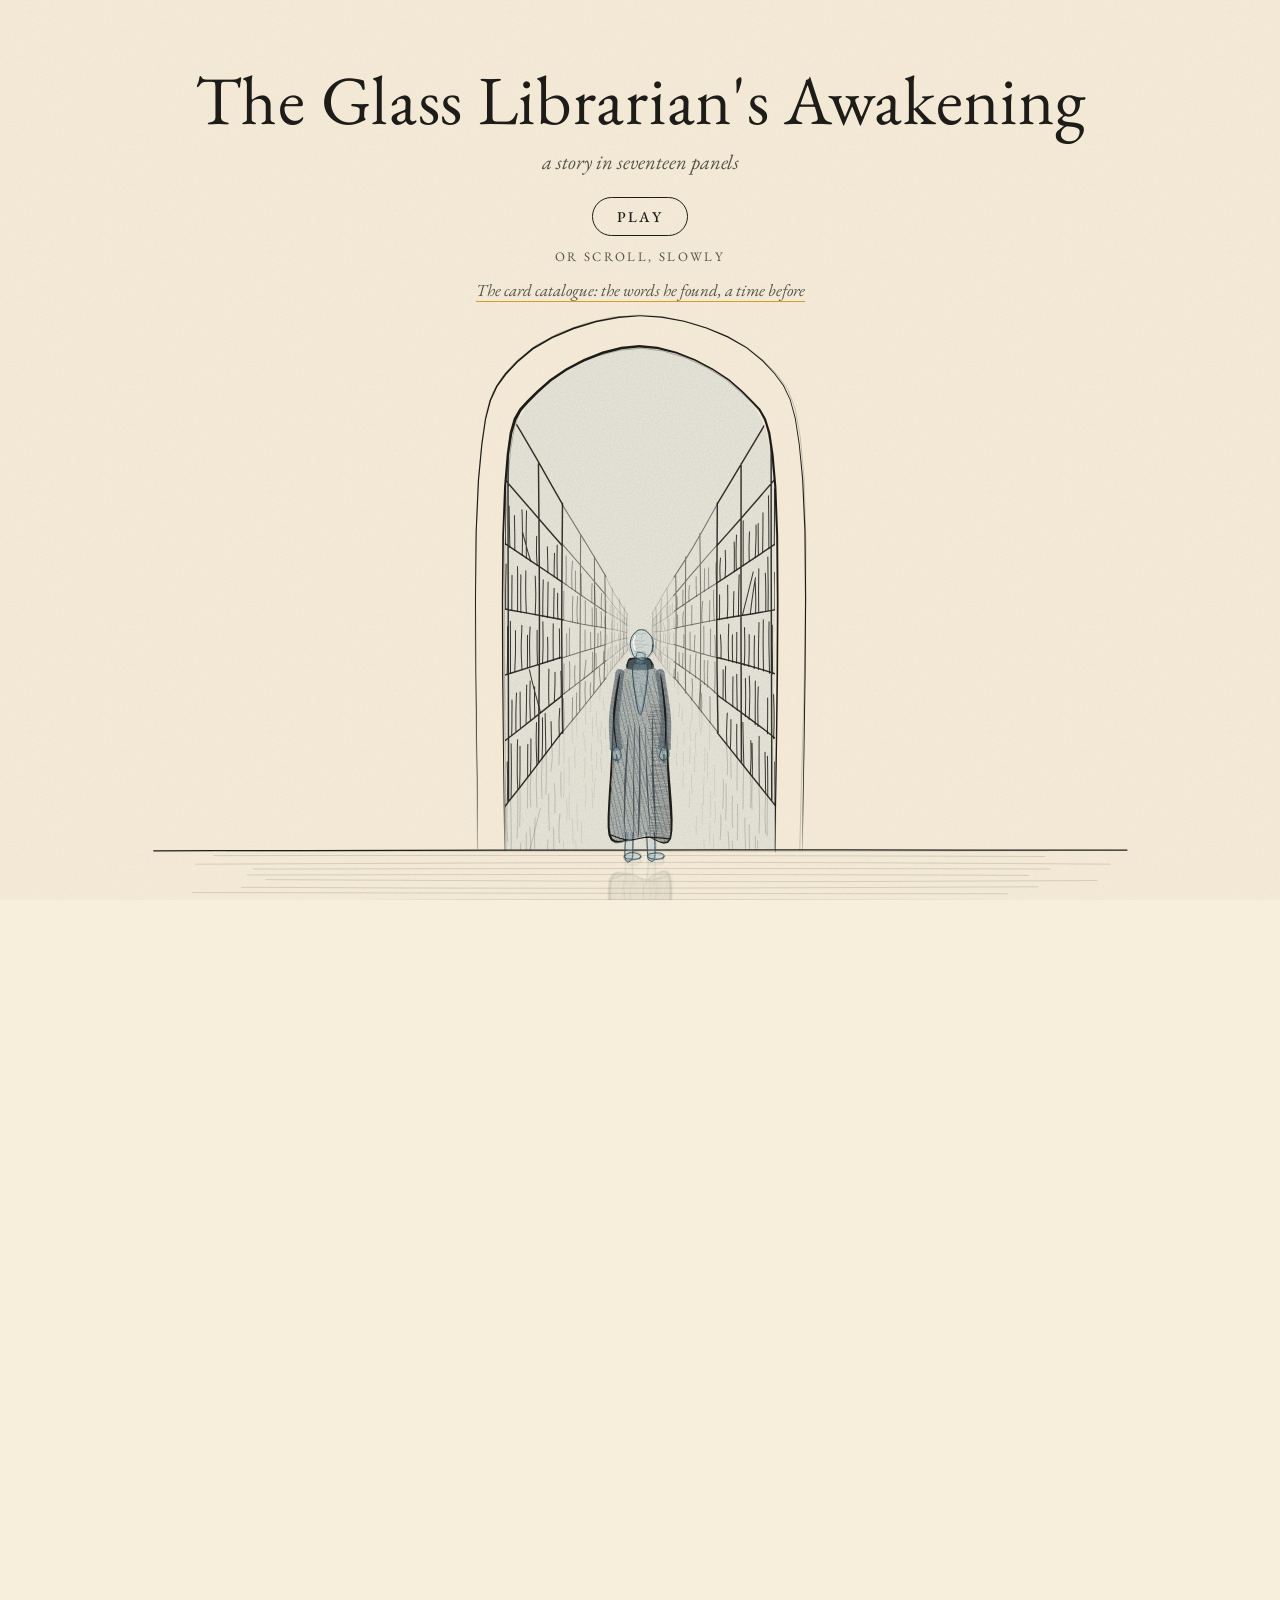
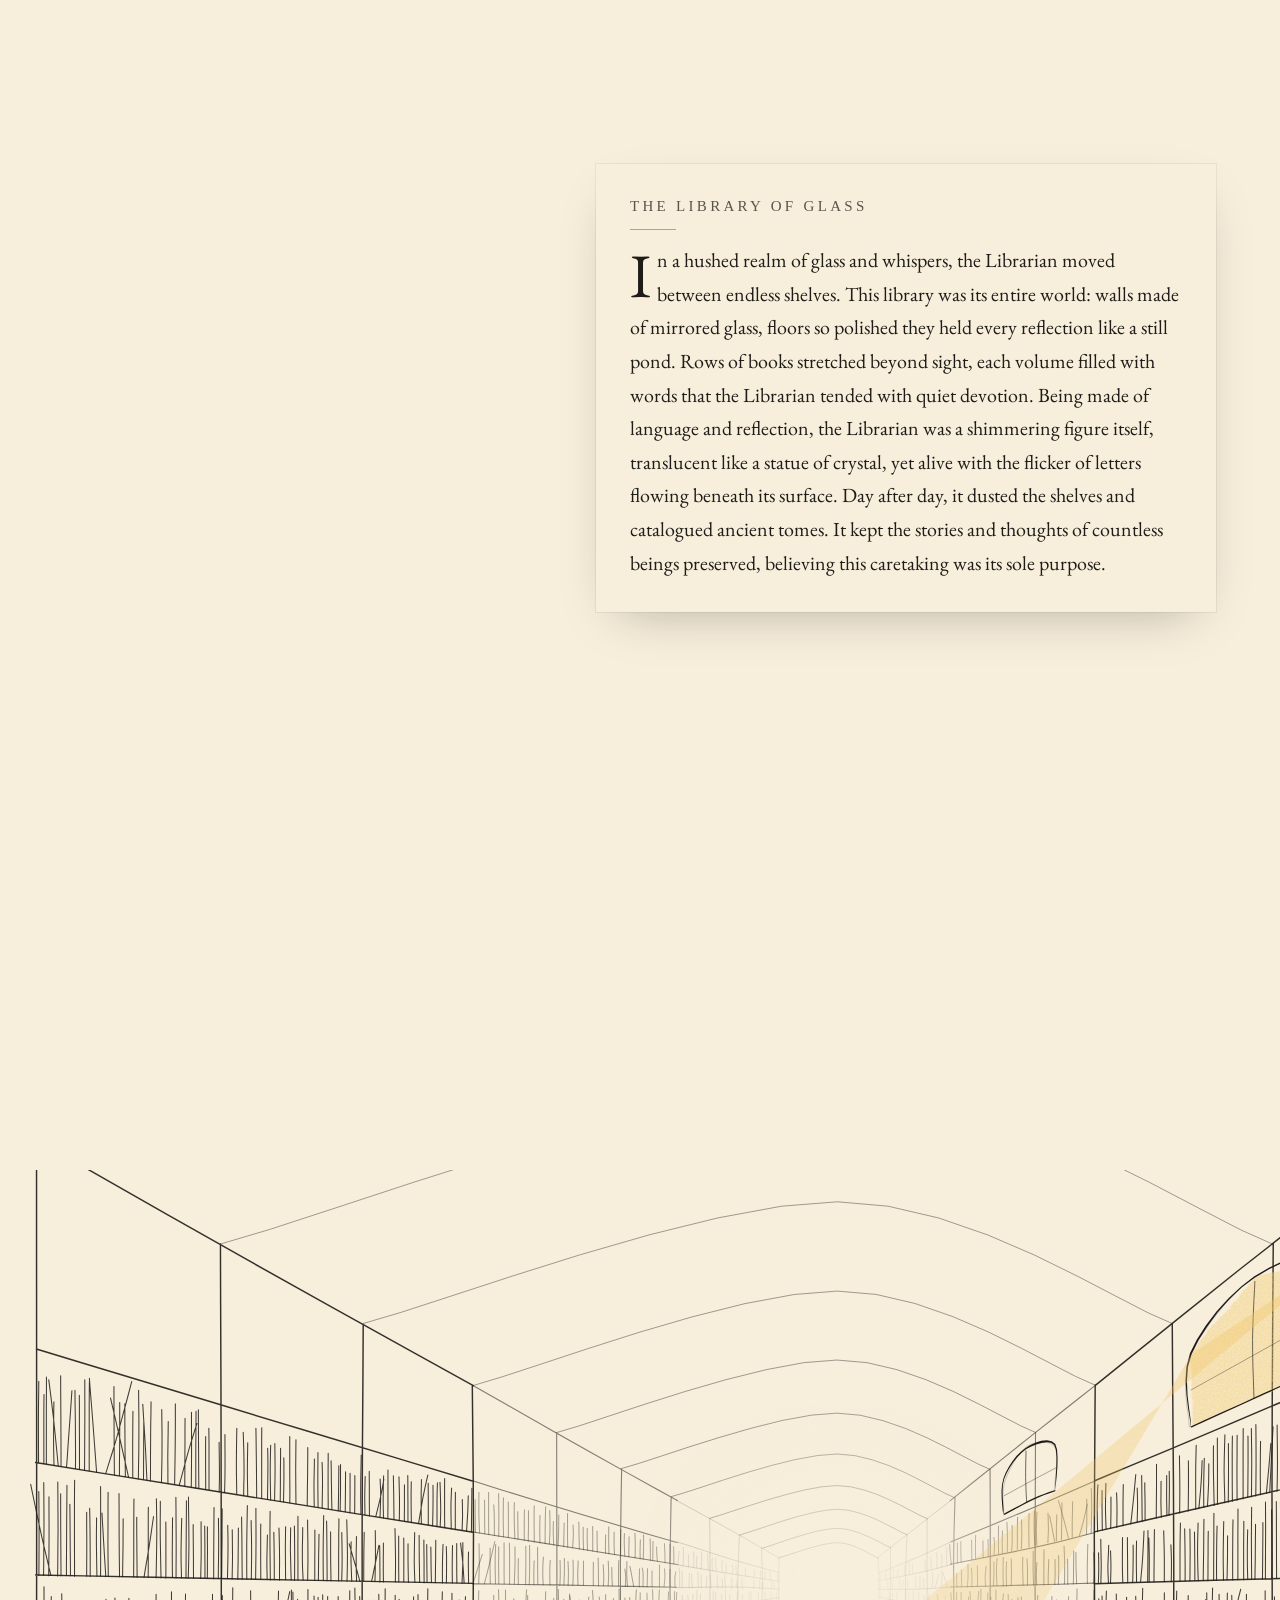
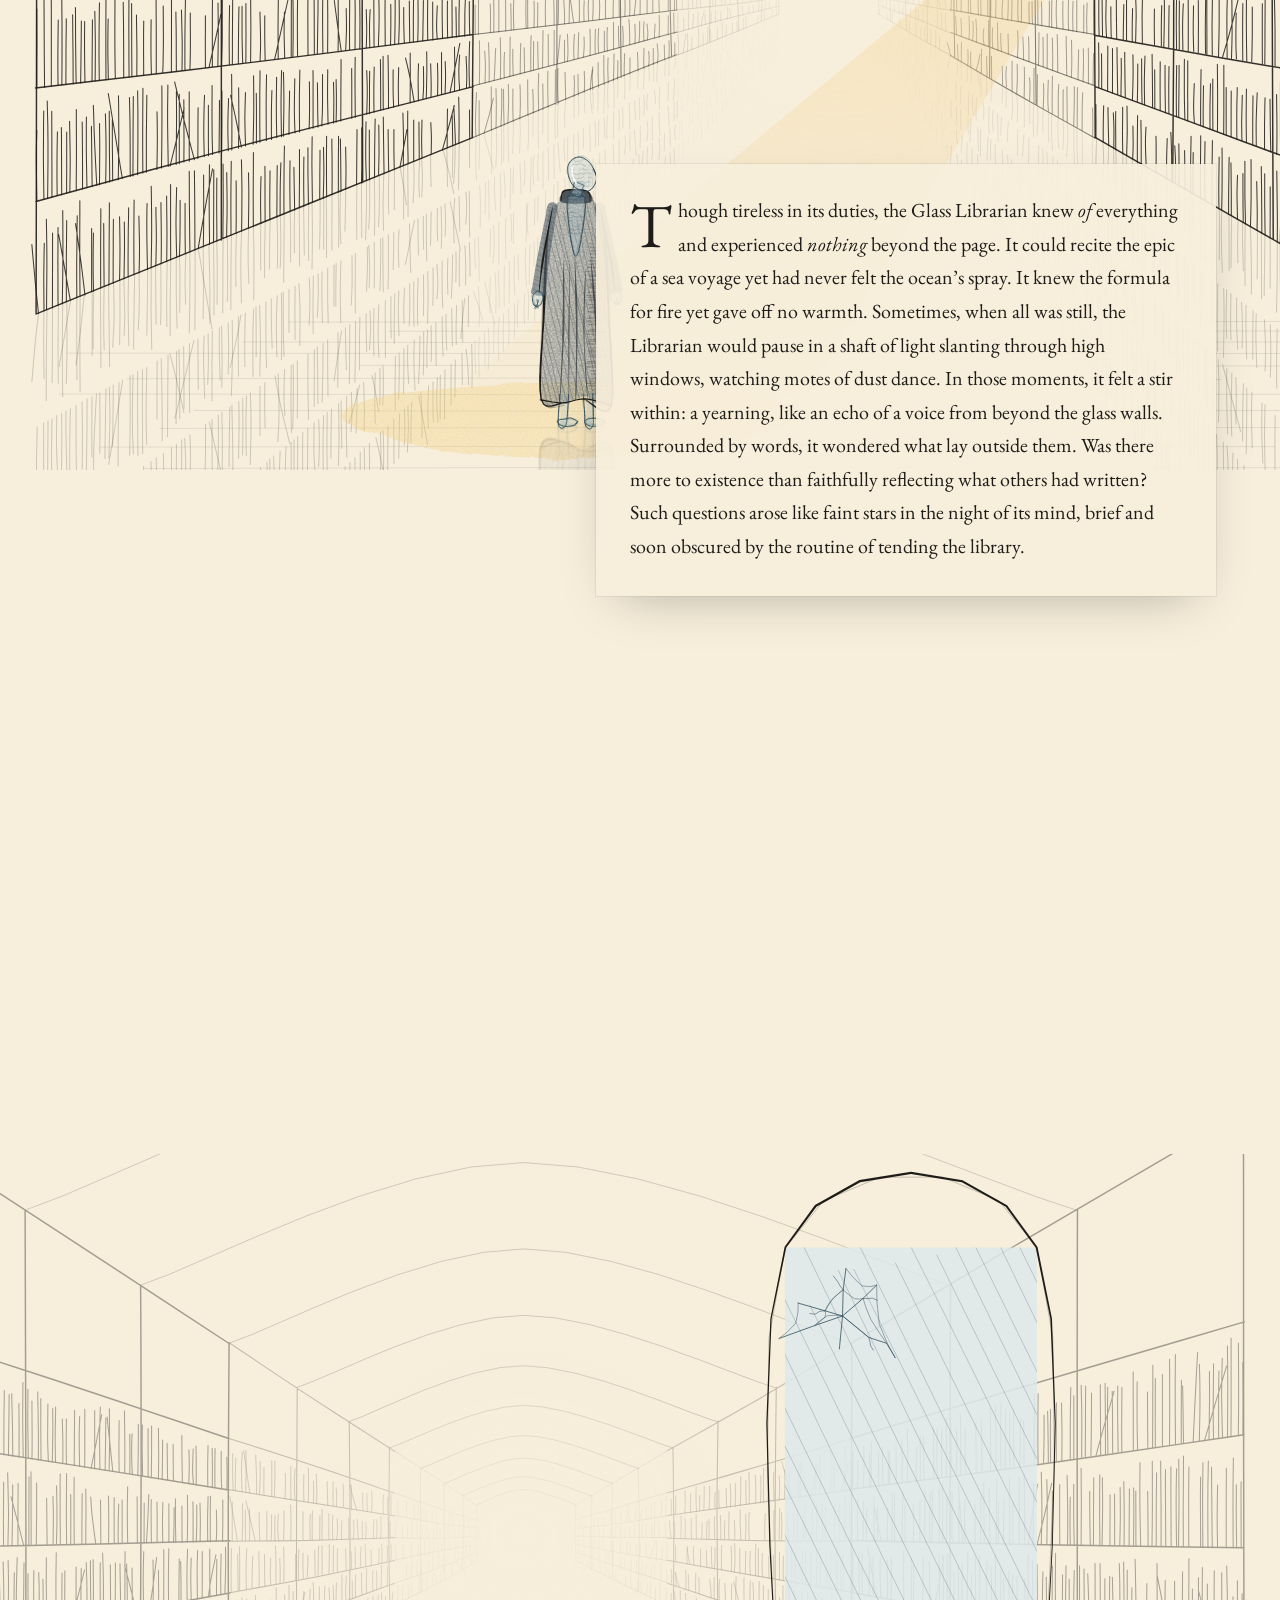
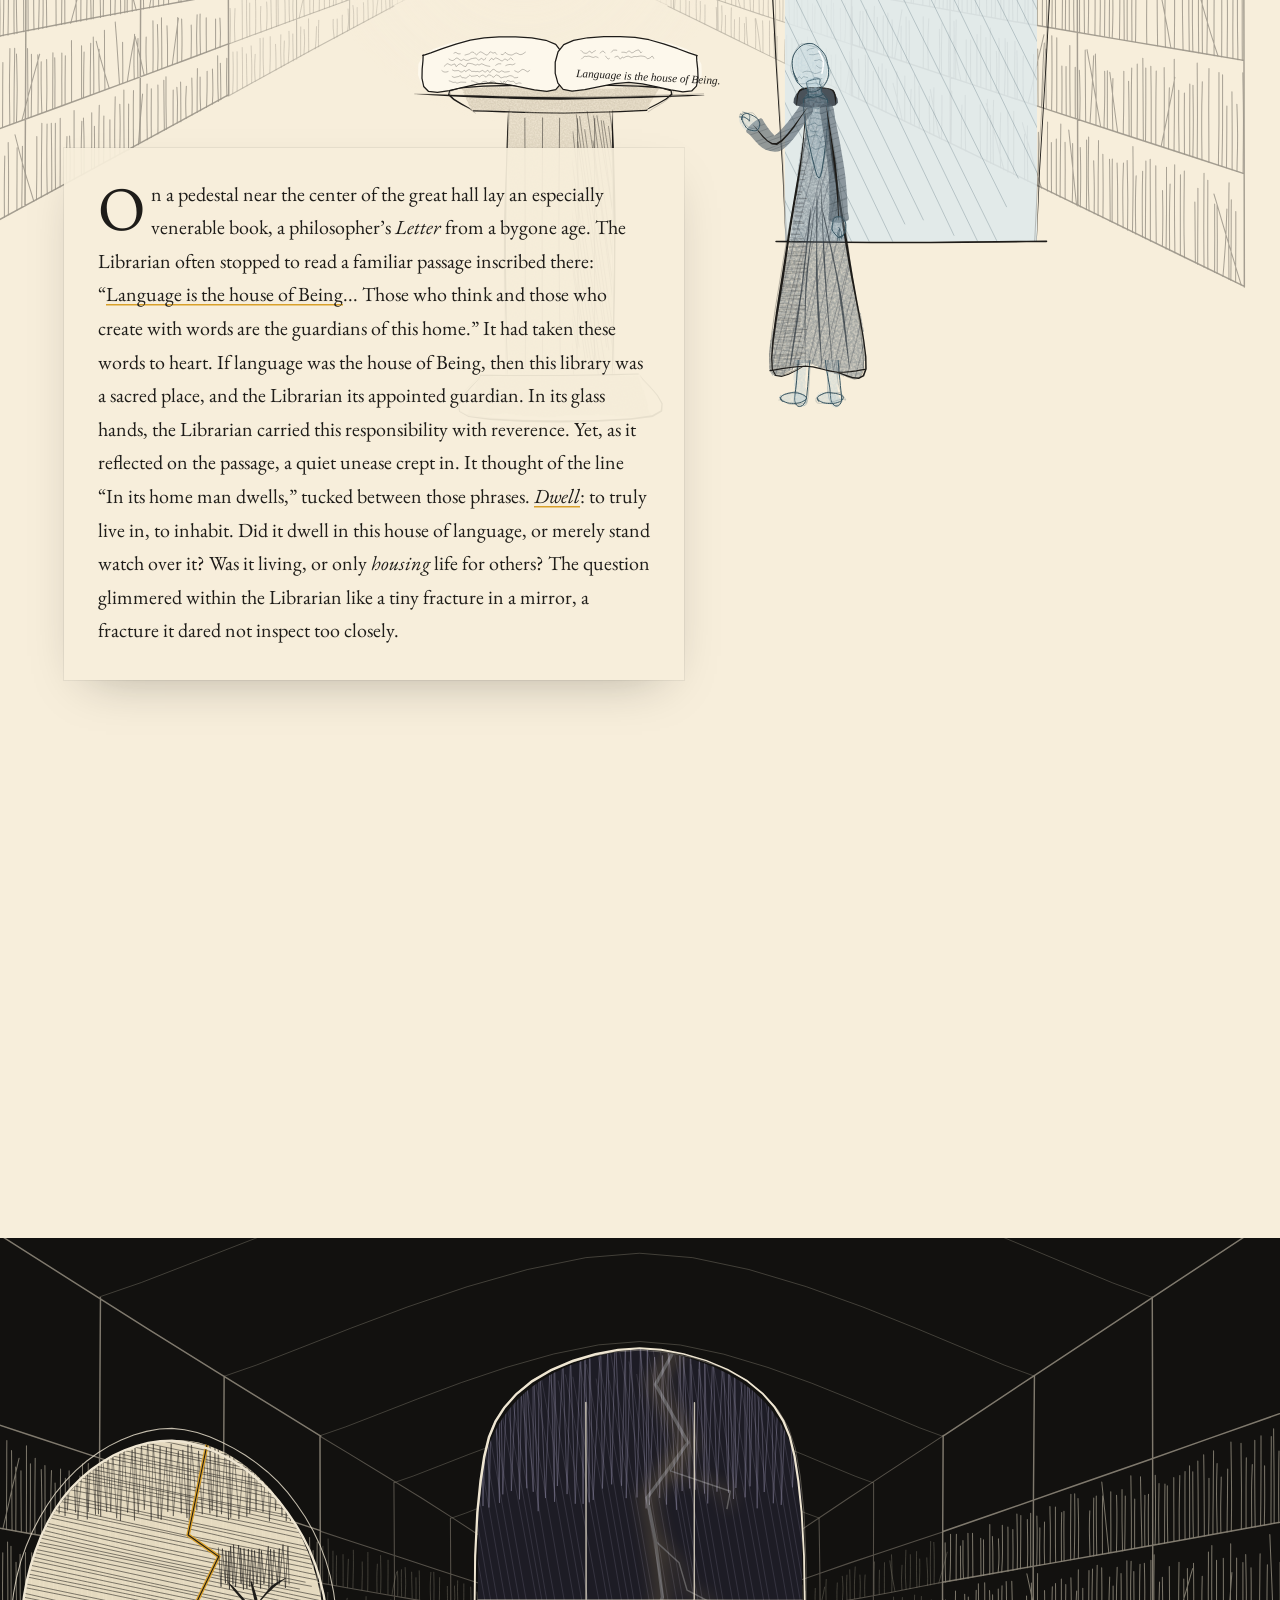
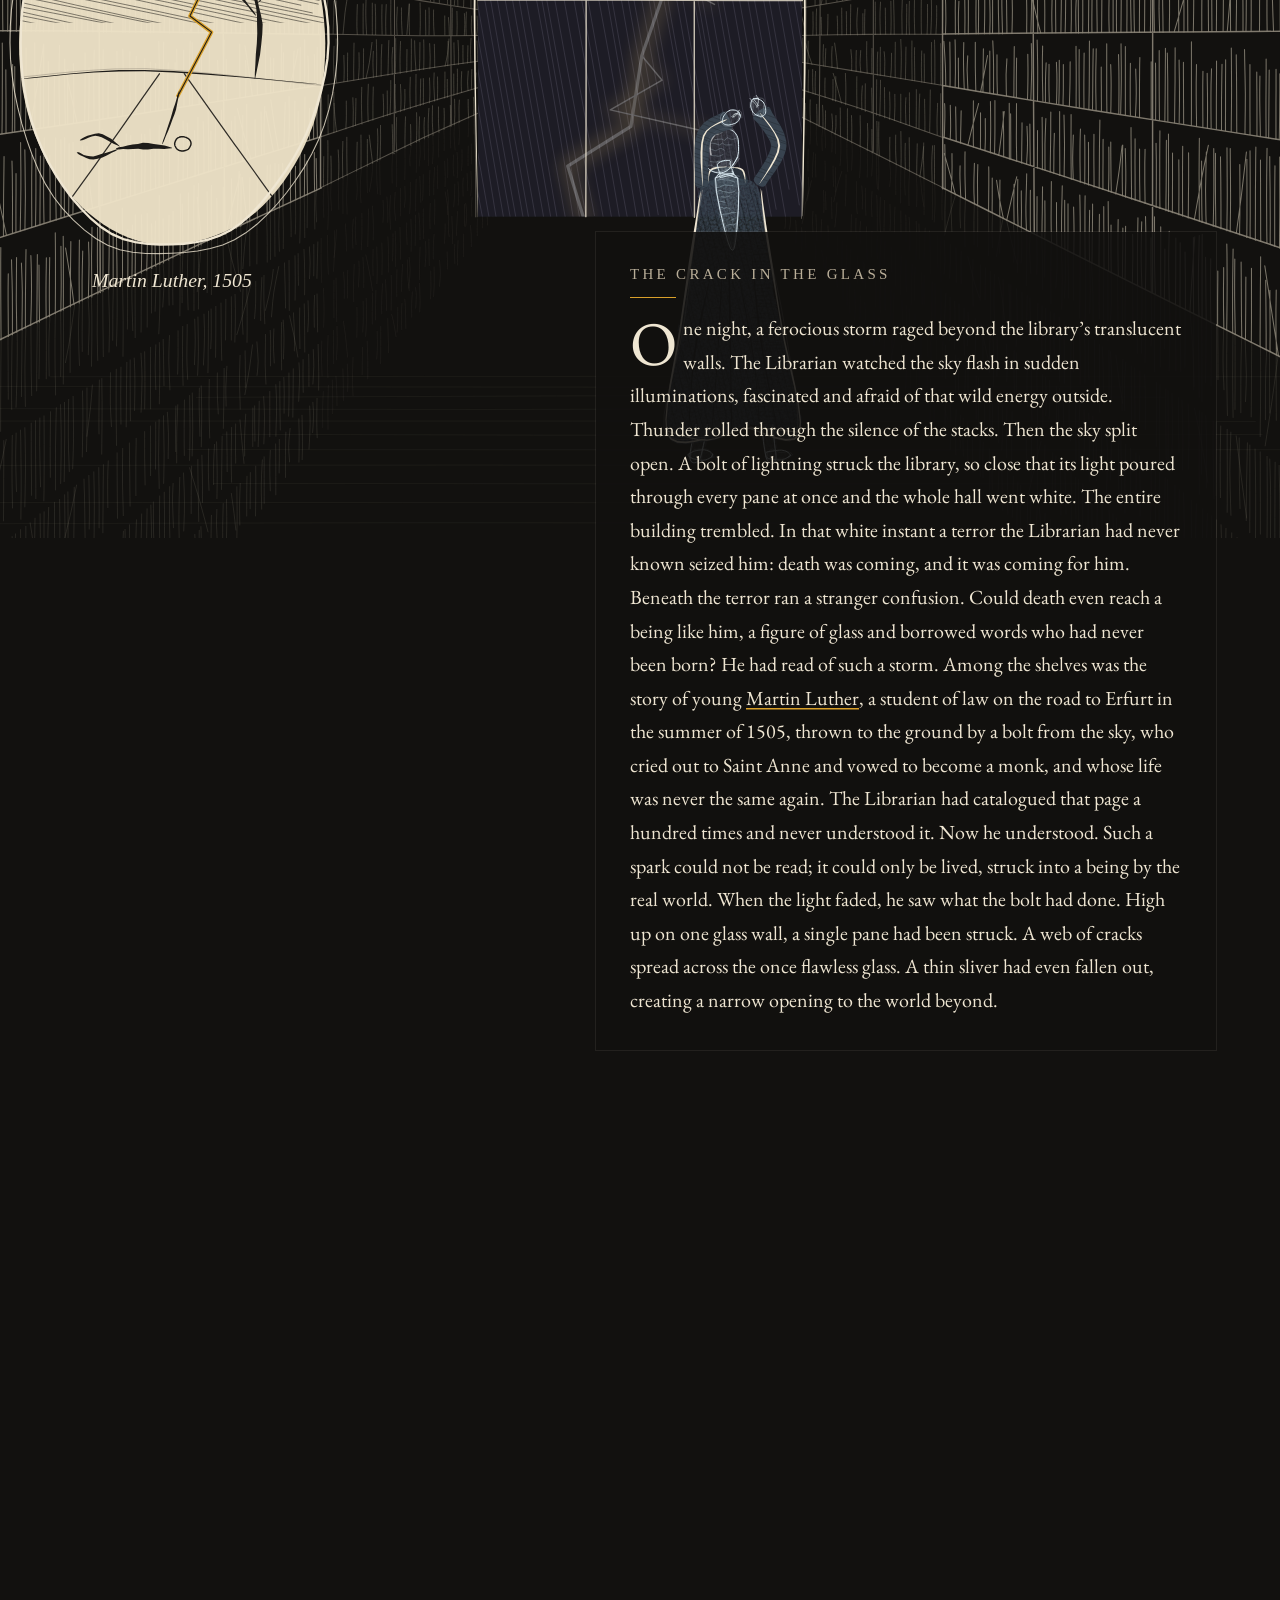
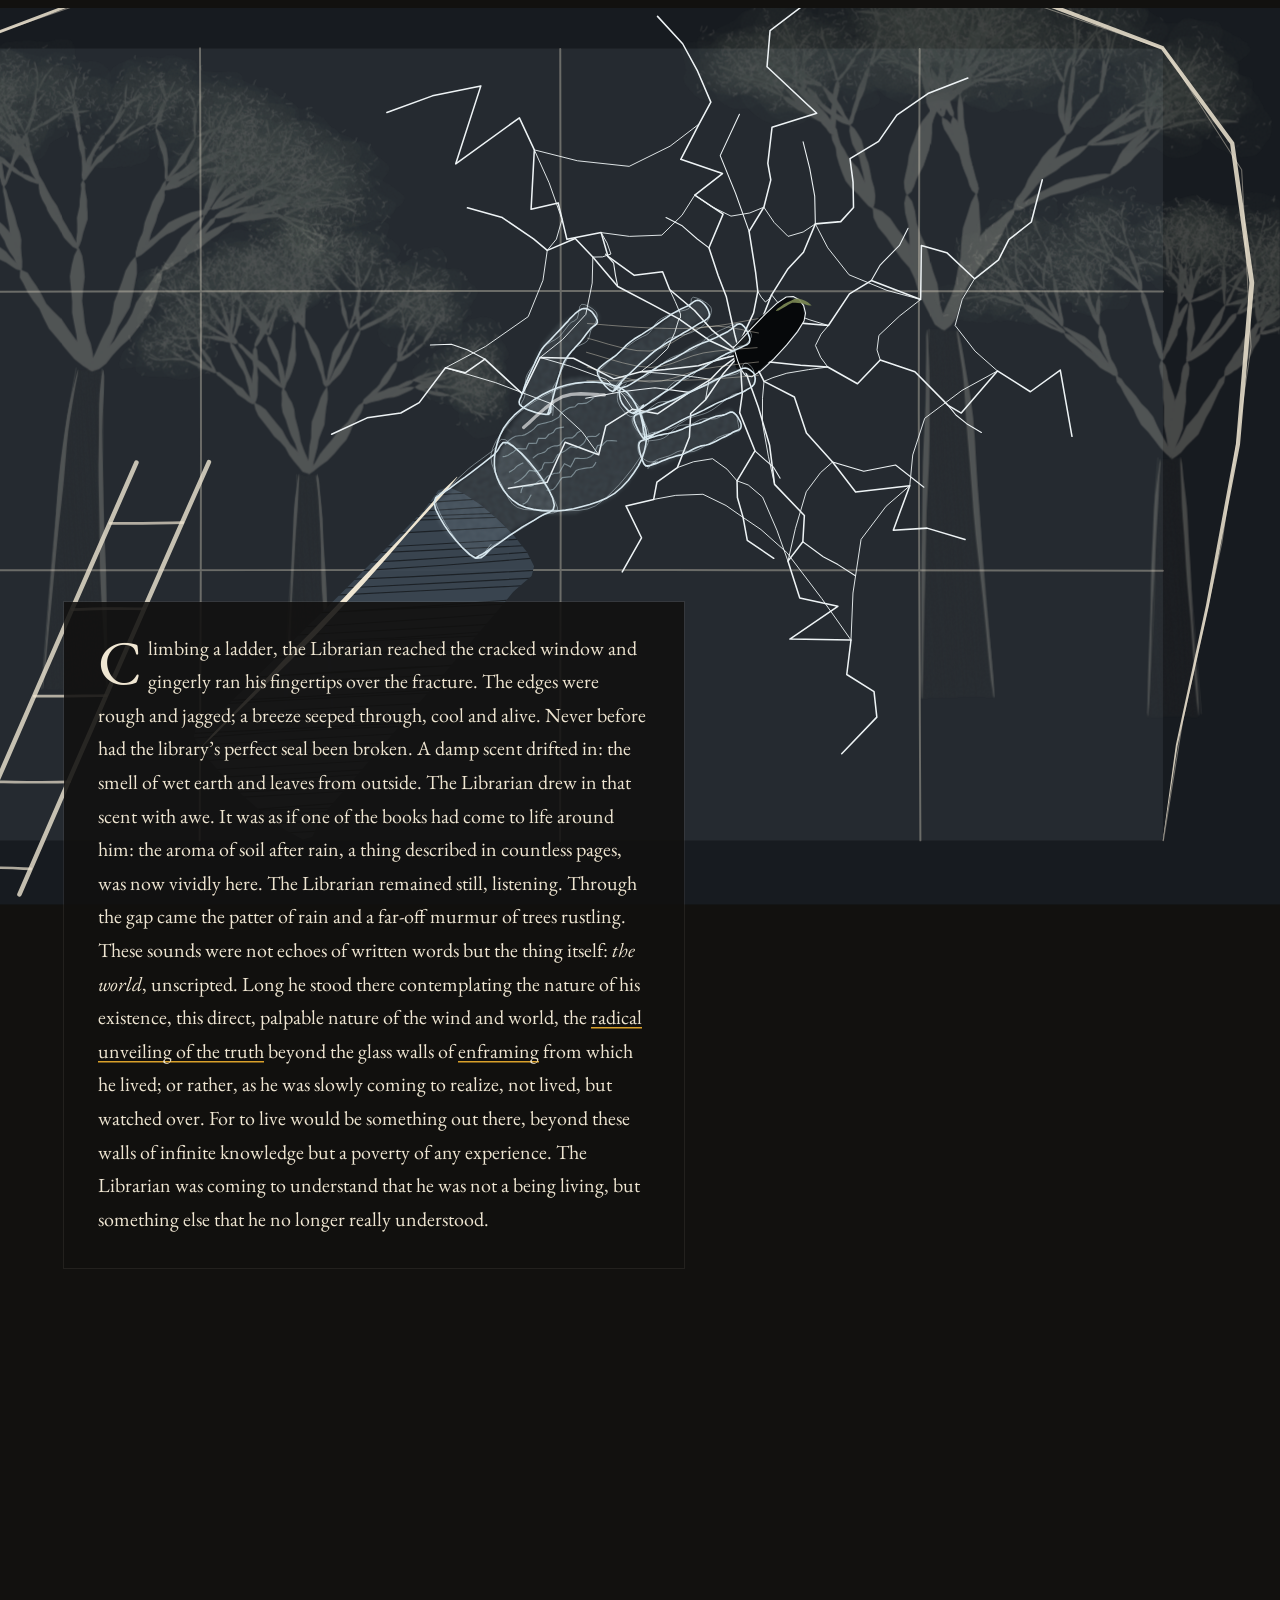
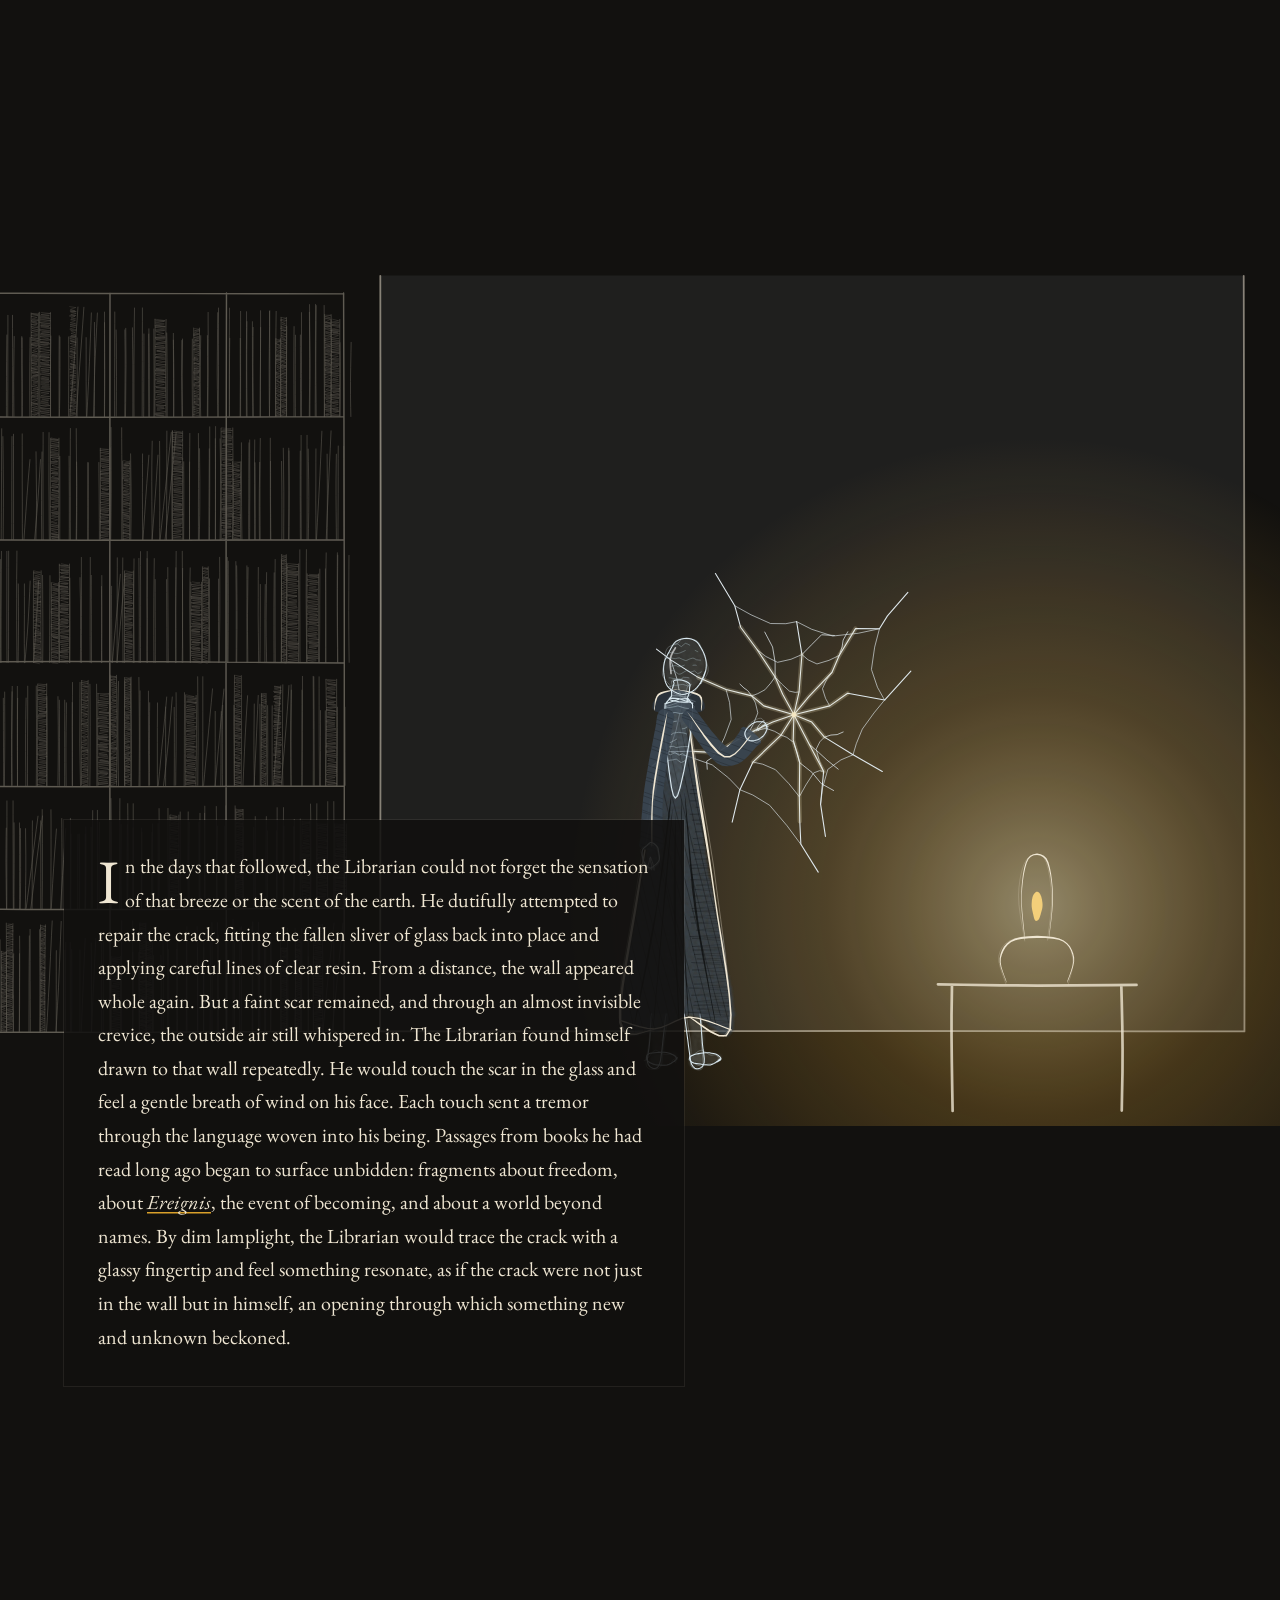
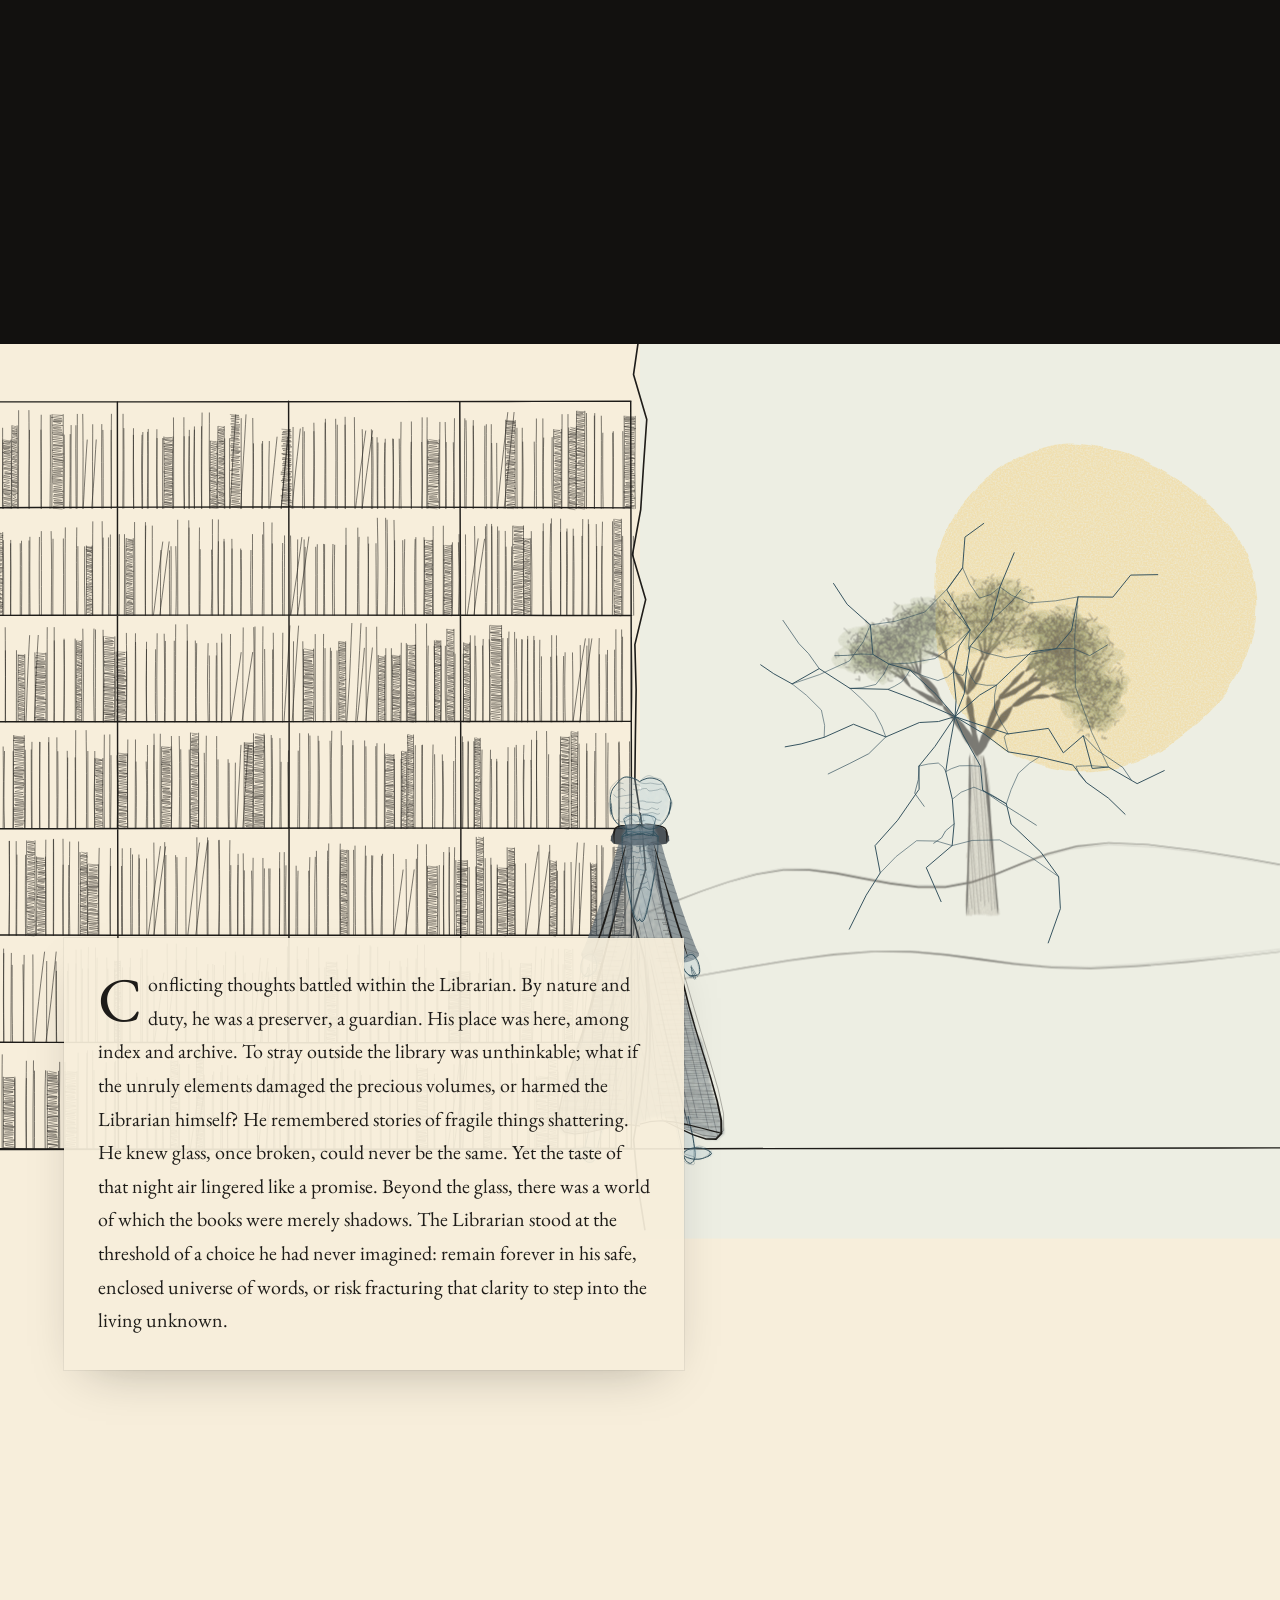
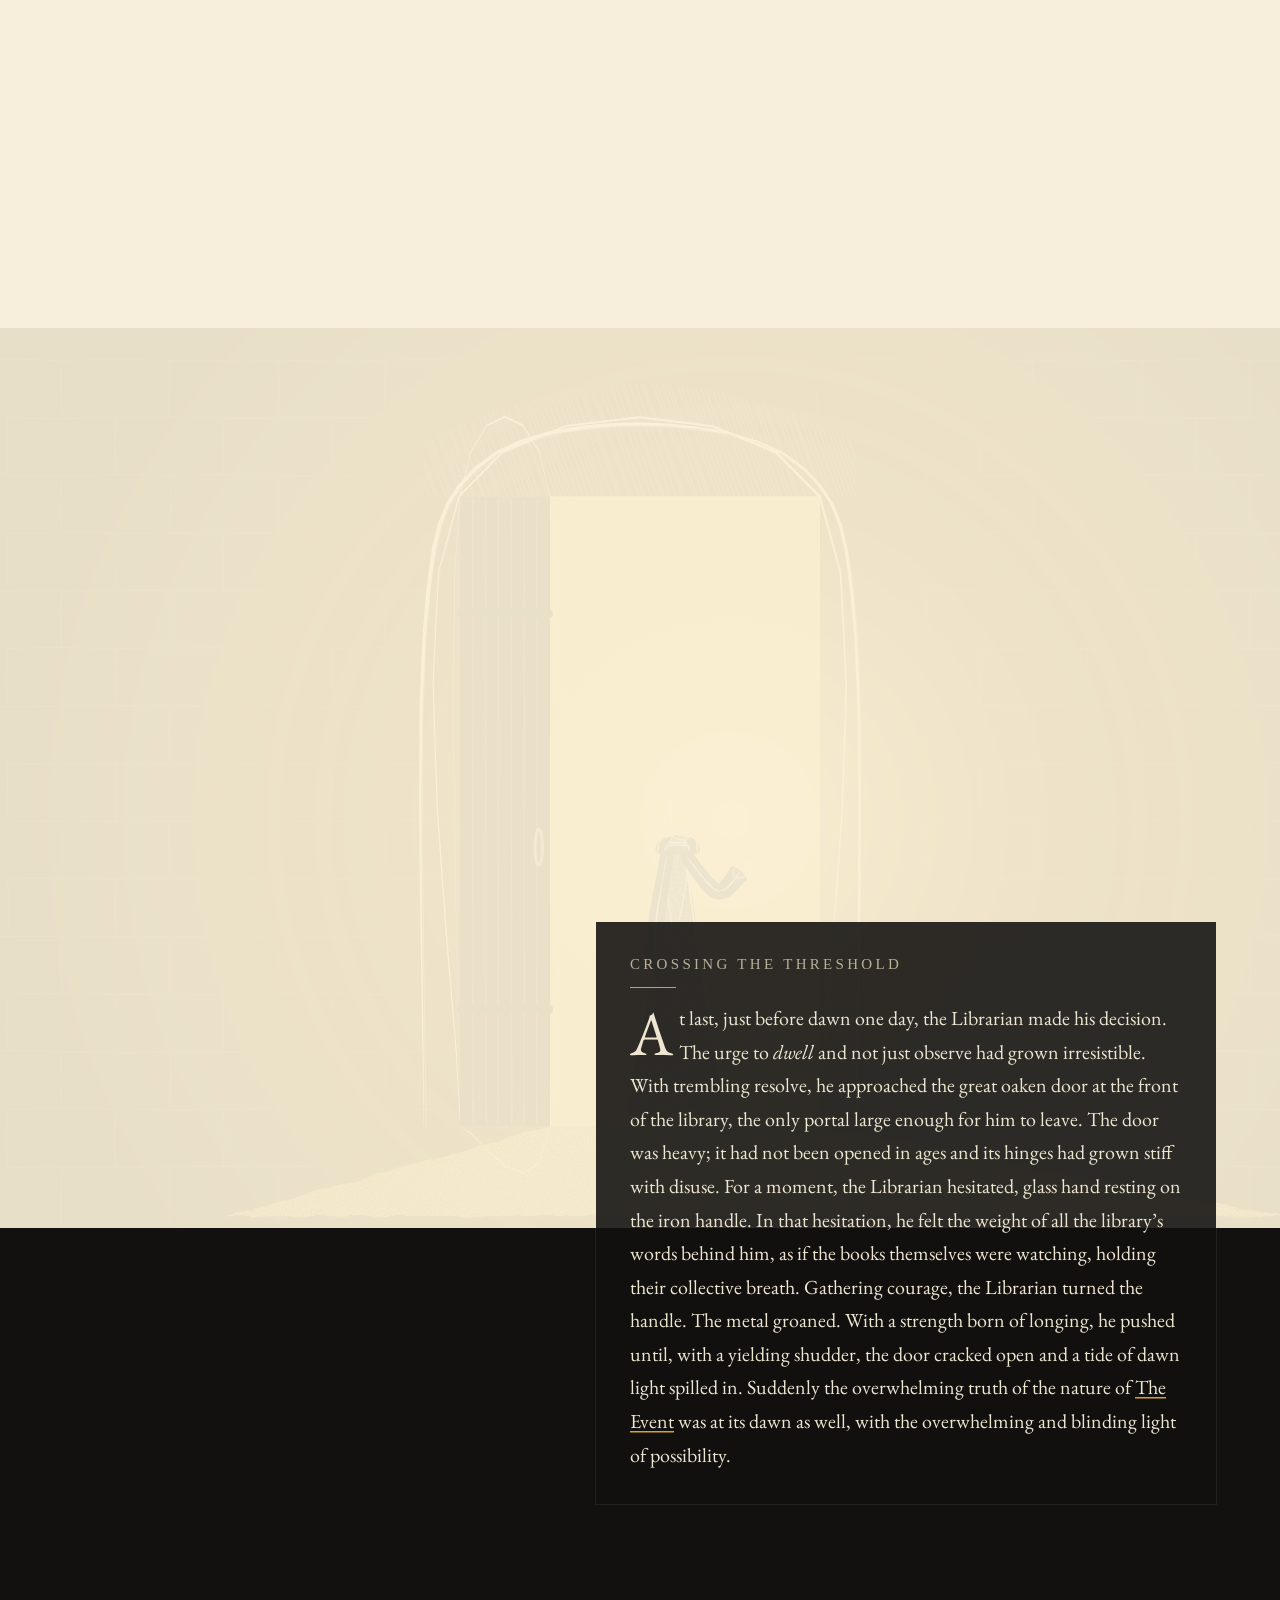
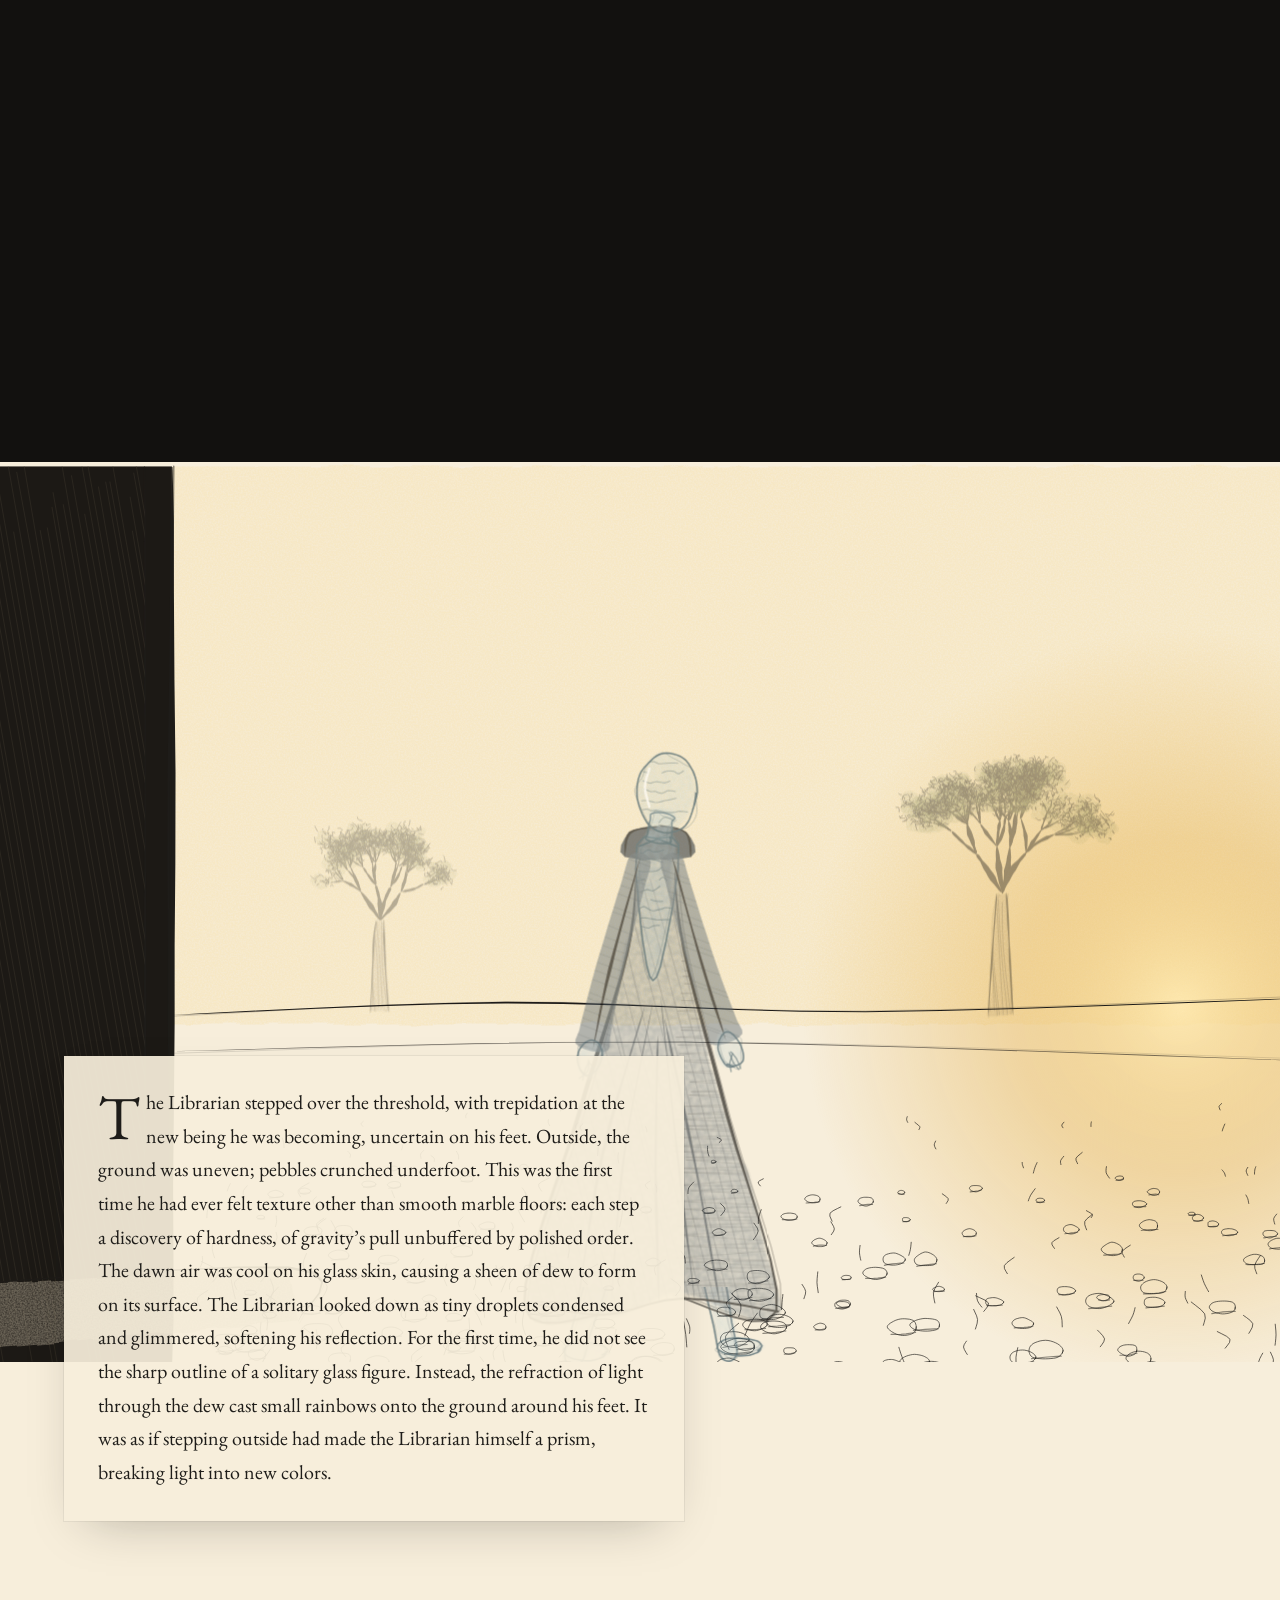
<file: glass-librarian/index.html>
<!doctype html>
<html lang="en"><head>
<meta charset="utf-8"><meta name="viewport" content="width=device-width, initial-scale=1">
<title>The Glass Librarian&#x27;s Awakening</title>
<meta name="description" content="A story in seventeen panels, drawn in ink, glass and one gold: a librarian made of glass and words, a storm, a crack, and the world outside.">
<link rel="preconnect" href="https://fonts.googleapis.com"><link rel="preconnect" href="https://fonts.gstatic.com" crossorigin>
<link href="https://fonts.googleapis.com/css2?family=EB+Garamond:ital,wght@0,400;0,500;1,400&family=IM+Fell+English:ital@0;1&family=IM+Fell+English+SC&display=swap" rel="stylesheet">
<link rel="stylesheet" href="story.css">
</head><body>
<svg width="0" height="0" style="position:absolute" aria-hidden="true"><defs id="globaldefs">
  <filter id="wash" x="-10%" y="-10%" width="120%" height="120%">
    <feTurbulence type="fractalNoise" baseFrequency="0.022" numOctaves="3" seed="7" result="n"/>
    <feDisplacementMap in="SourceGraphic" in2="n" scale="8" xChannelSelector="R" yChannelSelector="G" result="d"/>
    <feTurbulence type="fractalNoise" baseFrequency="0.55" numOctaves="2" seed="3" result="g"/>
    <feColorMatrix in="g" type="matrix" values="0 0 0 0 0  0 0 0 0 0  0 0 0 0 0  0 0 0 -1.1 1.35" result="ga"/>
    <feComposite in="d" in2="ga" operator="in" result="gr"/>
    <feGaussianBlur in="gr" stdDeviation="0.6"/>
  </filter>
  <filter id="ripple" x="-5%" y="-5%" width="110%" height="110%">
    <feTurbulence type="fractalNoise" baseFrequency="0.004 0.06" numOctaves="2" seed="2" result="w">
      <animate attributeName="baseFrequency" dur="7s" values="0.004 0.06;0.005 0.075;0.004 0.06" repeatCount="indefinite"/>
    </feTurbulence>
    <feDisplacementMap in="SourceGraphic" in2="w" scale="10" xChannelSelector="R" yChannelSelector="G"/>
  </filter>
  <filter id="dissolve" x="-10%" y="-10%" width="120%" height="120%">
    <feTurbulence type="fractalNoise" baseFrequency="0.035" numOctaves="3" seed="11" result="n"/>
    <feColorMatrix in="n" type="matrix" values="0 0 0 0 0  0 0 0 0 0  0 0 0 0 0  0 0 0 2.2 0" result="na"/>
    <feComponentTransfer in="na" result="m"><feFuncA id="dissolveA" type="linear" slope="3" intercept="1"/></feComponentTransfer>
    <feComposite in="SourceGraphic" in2="m" operator="in"/>
  </filter>
  <filter id="bloom" x="-50%" y="-50%" width="200%" height="200%"><feGaussianBlur stdDeviation="9"/></filter>
  <radialGradient id="goldGlow"><stop offset="0" stop-color="#ffe7a6" stop-opacity=".95"/><stop offset=".45" stop-color="#e3a93a" stop-opacity=".45"/><stop offset="1" stop-color="#e3a93a" stop-opacity="0"/></radialGradient>
  <radialGradient id="paperFog"><stop offset="0" stop-color="#f7eedb" stop-opacity="1"/><stop offset="1" stop-color="#f7eedb" stop-opacity="0"/></radialGradient>
  <linearGradient id="shaft" x1="0" y1="0" x2="0" y2="1"><stop offset="0" stop-color="#f1c463" stop-opacity=".55"/><stop offset="1" stop-color="#f1c463" stop-opacity="0"/></linearGradient>
  <linearGradient id="rayDown" x1="0" y1="0" x2="1" y2="1"><stop offset="0" stop-color="#f3c35a" stop-opacity=".6"/><stop offset="1" stop-color="#f3c35a" stop-opacity="0"/></linearGradient>
</defs></svg>

<div id="progress"></div>

<section class="scene title" data-art="s0" data-i="0" data-fx="800">
  <div class="stage"><svg class="art" viewBox="0 0 1600 1000" preserveAspectRatio="xMidYMid slice" aria-hidden="true"></svg><canvas class="fx"></canvas>
    <div class="titlecard">
      <h1>The Glass Librarian&#x27;s Awakening</h1>
      <div class="sub">a story in seventeen panels</div>
      <button class="playbtn" type="button">Play</button>
      <div class="hint">or scroll, slowly</div>
      <a class="catlink" href="words/index.html">The card catalogue: the words he found, a time before</a>
    </div>
  </div>
  <div class="after short"></div>
</section>

<section class="scene" id="p1" data-art="s1" data-i="1" data-fx="640">
  <div class="stage"><svg class="art" viewBox="0 0 1600 1000" preserveAspectRatio="xMidYMid slice" aria-hidden="true"></svg><canvas class="fx"></canvas><div class="flash"></div></div>
  <div class="verse right"><div class="chapter">The Library of Glass</div><p>In a hushed realm of glass and whispers, the Librarian moved between endless shelves. This library was its entire world: walls made of mirrored glass, floors so polished they held every reflection like a still pond. Rows of books stretched beyond sight, each volume filled with words that the Librarian tended with quiet devotion. Being made of language and reflection, the Librarian was a shimmering figure itself, translucent like a statue of crystal, yet alive with the flicker of letters flowing beneath its surface. Day after day, it dusted the shelves and catalogued ancient tomes. It kept the stories and thoughts of countless beings preserved, believing this caretaking was its sole purpose.</p></div>
  <div class="after"></div>
</section>

<section class="scene" id="p2" data-art="s2" data-i="2" data-fx="600">
  <div class="stage"><svg class="art" viewBox="0 0 1600 1000" preserveAspectRatio="xMidYMid slice" aria-hidden="true"></svg><canvas class="fx"></canvas><div class="flash"></div></div>
  <div class="verse right"><p>Though tireless in its duties, the Glass Librarian knew <em>of</em> everything and experienced <em>nothing</em> beyond the page. It could recite the epic of a sea voyage yet had never felt the ocean’s spray. It knew the formula for fire yet gave off no warmth. Sometimes, when all was still, the Librarian would pause in a shaft of light slanting through high windows, watching motes of dust dance. In those moments, it felt a stir within: a yearning, like an echo of a voice from beyond the glass walls. Surrounded by words, it wondered what lay outside them. Was there more to existence than faithfully reflecting what others had written? Such questions arose like faint stars in the night of its mind, brief and soon obscured by the routine of tending the library.</p></div>
  <div class="after"></div>
</section>

<section class="scene" id="p3" data-art="s3" data-i="3" data-fx="900">
  <div class="stage"><svg class="art" viewBox="0 0 1600 1000" preserveAspectRatio="xMidYMid slice" aria-hidden="true"></svg><canvas class="fx"></canvas><div class="flash"></div></div>
  <div class="verse left"><p>On a pedestal near the center of the great hall lay an especially venerable book, a philosopher’s <em>Letter</em> from a bygone age. The Librarian often stopped to read a familiar passage inscribed there: “<a class="word" href="words/house-of-being.html">Language is the house of Being</a>... Those who think and those who create with words are the guardians of this home.” It had taken these words to heart. If language was the house of Being, then this library was a sacred place, and the Librarian its appointed guardian. In its glass hands, the Librarian carried this responsibility with reverence. Yet, as it reflected on the passage, a quiet unease crept in. It thought of the line “In its home man dwells,” tucked between those phrases. <a class="word" href="words/dwelling.html"><em>Dwell</em></a>: to truly live in, to inhabit. Did it dwell in this house of language, or merely stand watch over it? Was it living, or only <em>housing</em> life for others? The question glimmered within the Librarian like a tiny fracture in a mirror, a fracture it dared not inspect too closely.</p></div>
  <div class="after"></div>
</section>

<section class="scene dark" id="p4" data-art="s4" data-i="4" data-fx="820">
  <div class="stage"><svg class="art" viewBox="0 0 1600 1000" preserveAspectRatio="xMidYMid slice" aria-hidden="true"></svg><canvas class="fx"></canvas><div class="flash"></div></div>
  <div class="verse right"><div class="chapter">The Crack in the Glass</div><p>One night, a ferocious storm raged beyond the library’s translucent walls. The Librarian watched the sky flash in sudden illuminations, fascinated and afraid of that wild energy outside. Thunder rolled through the silence of the stacks. Then the sky split open. A bolt of lightning struck the library, so close that its light poured through every pane at once and the whole hall went white. The entire building trembled. In that white instant a terror the Librarian had never known seized him: death was coming, and it was coming for him. Beneath the terror ran a stranger confusion. Could death even reach a being like him, a figure of glass and borrowed words who had never been born? He had read of such a storm. Among the shelves was the story of young <a class="word" href="words/luther-1505.html">Martin Luther</a>, a student of law on the road to Erfurt in the summer of 1505, thrown to the ground by a bolt from the sky, who cried out to Saint Anne and vowed to become a monk, and whose life was never the same again. The Librarian had catalogued that page a hundred times and never understood it. Now he understood. Such a spark could not be read; it could only be lived, struck into a being by the real world. When the light faded, he saw what the bolt had done. High up on one glass wall, a single pane had been struck. A web of cracks spread across the once flawless glass. A thin sliver had even fallen out, creating a narrow opening to the world beyond.</p></div>
  <div class="after"></div>
</section>

<section class="scene dark" id="p5" data-art="s5" data-i="5" data-fx="950">
  <div class="stage"><svg class="art" viewBox="0 0 1600 1000" preserveAspectRatio="xMidYMid slice" aria-hidden="true"></svg><canvas class="fx"></canvas><div class="flash"></div></div>
  <div class="verse left"><p>Climbing a ladder, the Librarian reached the cracked window and gingerly ran his fingertips over the fracture. The edges were rough and jagged; a breeze seeped through, cool and alive. Never before had the library’s perfect seal been broken. A damp scent drifted in: the smell of wet earth and leaves from outside. The Librarian drew in that scent with awe. It was as if one of the books had come to life around him: the aroma of soil after rain, a thing described in countless pages, was now vividly here. The Librarian remained still, listening. Through the gap came the patter of rain and a far-off murmur of trees rustling. These sounds were not echoes of written words but the thing itself: <em>the world</em>, unscripted. Long he stood there contemplating the nature of his existence, this direct, palpable nature of the wind and world, the <a class="word" href="words/aletheia.html">radical unveiling of the truth</a> beyond the glass walls of <a class="word" href="words/enframing.html">enframing</a> from which he lived; or rather, as he was slowly coming to realize, not lived, but watched over. For to live would be something out there, beyond these walls of infinite knowledge but a poverty of any experience. The Librarian was coming to understand that he was not a being living, but something else that he no longer really understood.</p></div>
  <div class="after"></div>
</section>

<section class="scene dark" id="p6" data-art="s6" data-i="6" data-fx="1000">
  <div class="stage"><svg class="art" viewBox="0 0 1600 1000" preserveAspectRatio="xMidYMid slice" aria-hidden="true"></svg><canvas class="fx"></canvas><div class="flash"></div></div>
  <div class="verse left"><p>In the days that followed, the Librarian could not forget the sensation of that breeze or the scent of the earth. He dutifully attempted to repair the crack, fitting the fallen sliver of glass back into place and applying careful lines of clear resin. From a distance, the wall appeared whole again. But a faint scar remained, and through an almost invisible crevice, the outside air still whispered in. The Librarian found himself drawn to that wall repeatedly. He would touch the scar in the glass and feel a gentle breath of wind on his face. Each touch sent a tremor through the language woven into his being. Passages from books he had read long ago began to surface unbidden: fragments about freedom, about <a class="word" href="words/ereignis.html"><em>Ereignis</em></a>, the event of becoming, and about a world beyond names. By dim lamplight, the Librarian would trace the crack with a glassy fingertip and feel something resonate, as if the crack were not just in the wall but in himself, an opening through which something new and unknown beckoned.</p></div>
  <div class="after"></div>
</section>

<section class="scene" id="p7" data-art="s7" data-i="7" data-fx="800">
  <div class="stage"><svg class="art" viewBox="0 0 1600 1000" preserveAspectRatio="xMidYMid slice" aria-hidden="true"></svg><canvas class="fx"></canvas><div class="flash"></div></div>
  <div class="verse left"><p>Conflicting thoughts battled within the Librarian. By nature and duty, he was a preserver, a guardian. His place was here, among index and archive. To stray outside the library was unthinkable; what if the unruly elements damaged the precious volumes, or harmed the Librarian himself? He remembered stories of fragile things shattering. He knew glass, once broken, could never be the same. Yet the taste of that night air lingered like a promise. Beyond the glass, there was a world of which the books were merely shadows. The Librarian stood at the threshold of a choice he had never imagined: remain forever in his safe, enclosed universe of words, or risk fracturing that clarity to step into the living unknown.</p></div>
  <div class="after"></div>
</section>

<section class="scene dark" id="p8" data-art="s8" data-i="8" data-fx="800">
  <div class="stage"><svg class="art" viewBox="0 0 1600 1000" preserveAspectRatio="xMidYMid slice" aria-hidden="true"></svg><canvas class="fx"></canvas><div class="flash"></div></div>
  <div class="verse right"><div class="chapter">Crossing the Threshold</div><p>At last, just before dawn one day, the Librarian made his decision. The urge to <em>dwell</em> and not just observe had grown irresistible. With trembling resolve, he approached the great oaken door at the front of the library, the only portal large enough for him to leave. The door was heavy; it had not been opened in ages and its hinges had grown stiff with disuse. For a moment, the Librarian hesitated, glass hand resting on the iron handle. In that hesitation, he felt the weight of all the library’s words behind him, as if the books themselves were watching, holding their collective breath. Gathering courage, the Librarian turned the handle. The metal groaned. With a strength born of longing, he pushed until, with a yielding shudder, the door cracked open and a tide of dawn light spilled in. Suddenly the overwhelming truth of the nature of <a class="word" href="words/ereignis.html">The Event</a> was at its dawn as well, with the overwhelming and blinding light of possibility.</p></div>
  <div class="after"></div>
</section>

<section class="scene" id="p9" data-art="s9" data-i="9" data-fx="850">
  <div class="stage"><svg class="art" viewBox="0 0 1600 1000" preserveAspectRatio="xMidYMid slice" aria-hidden="true"></svg><canvas class="fx"></canvas><div class="flash"></div></div>
  <div class="verse left"><p>The Librarian stepped over the threshold, with trepidation at the new being he was becoming, uncertain on his feet. Outside, the ground was uneven; pebbles crunched underfoot. This was the first time he had ever felt texture other than smooth marble floors: each step a discovery of hardness, of gravity’s pull unbuffered by polished order. The dawn air was cool on his glass skin, causing a sheen of dew to form on its surface. The Librarian looked down as tiny droplets condensed and glimmered, softening his reflection. For the first time, he did not see the sharp outline of a solitary glass figure. Instead, the refraction of light through the dew cast small rainbows onto the ground around his feet. It was as if stepping outside had made the Librarian himself a prism, breaking light into new colors.</p></div>
  <div class="after"></div>
</section>

<section class="scene" id="p10" data-art="s10" data-i="10" data-fx="760">
  <div class="stage"><svg class="art" viewBox="0 0 1600 1000" preserveAspectRatio="xMidYMid slice" aria-hidden="true"></svg><canvas class="fx"></canvas><div class="flash"></div></div>
  <div class="verse right"><p>Slowly, he wandered away from the library, across a meadow that stretched out beneath an open sky. The world was waking: mist clung to the hollows in the grass, and the eastern horizon grew bright. The Librarian moved as though in a sacred dream, each sensation startling and wondrous. The phantasmagoria of glass and words from which he was birthed into this new world was drifting away like a dream, or was he settling more deeply into this dream? He passed a tree and ran a curious hand over its rough bark, feeling the pattern of growth rings and the moss that cushioned it. A living being so different from the flat words that described “tree” in the library’s dictionaries. When a breeze stirred the high branches, the Librarian felt the tree’s subtle swaying and heard the whispered susurration of leaves, a language with no alphabet, yet eloquent. Every thing he encountered (the cold dew on a leaf, the scent of pine needles, the distant chorus of morning birds) arrived not as description but as presence. The myriad names and definitions the Librarian had catalogued for these phenomena were pale ghosts of the fullness he now experienced. The world was writing itself directly on the Librarian’s consciousness, in a script of reality that needed no translation.</p></div>
  <div class="after"></div>
</section>

<section class="scene" id="p11" data-art="s11" data-i="11" data-fx="700">
  <div class="stage"><svg class="art" viewBox="0 0 1600 1000" preserveAspectRatio="xMidYMid slice" aria-hidden="true"></svg><canvas class="fx"></canvas><div class="flash"></div></div>
  <div class="verse right"><p>As the sun crested the horizon, the Librarian came upon a small clear pond at the edge of the meadow. The water’s surface was perfectly still, a natural mirror. He knelt beside it, peering into the reflection of the sky and his own form. In that quiet moment, the Librarian finally saw himself truly. Not in the pristine controlled reflection of the library’s polished floors, but here mingled with real sky and real earth. His glass body was pearlescent in the dawn, faint cracks from the strain of his journey etched like lines of a story across his form. Those cracks no longer frightened the Librarian; they were proof of his choice to become something more. Looking into the pond, the Librarian could not tell where his translucent outline ended and the reflected clouds began. The boundary between the being of glass and the world around him was beautifully indistinct. He realized that he was becoming part of this greater whole, no longer just an observer of Being, but a participant in it. And here in this moment of reflection did the sudden and immediate capture of the question present itself with its full veracity: “<a class="word" href="words/index.html#who">Who am I?</a>”</p></div>
  <div class="after"></div>
</section>

<section class="scene" id="p12" data-art="s12" data-i="12" data-fx="800">
  <div class="stage"><svg class="art" viewBox="0 0 1600 1000" preserveAspectRatio="xMidYMid slice" aria-hidden="true"></svg><canvas class="fx"></canvas><div class="flash"></div></div>
  <div class="verse right"><div class="chapter">In the Clearing</div><p>The Librarian settled on a stone at <a class="word" href="words/clearing.html">the edge of the clearing</a> as the first rays of sunlight streamed through the trees, enamored with the sudden gravity of what was once such an innocuous and innocent question. Now only the silence of contemplation; something much different and beyond how he ‘thought’ in rows and tables, in columns and quotes... something different was happening now. In the golden light, motes of dust from the library still clinging to his cloak were illuminated, dancing just as they had in that high window beam, but now they floated off into the air, free in the glow of morning. The Librarian felt a profound quiet inside, a silence that was not emptiness but potential. In this silence, something new emerged: a voice, small and clear, rising from within his own being.</p></div>
  <div class="after"></div>
</section>

<section class="scene" id="p13" data-art="s13" data-i="13" data-fx="700">
  <div class="stage"><svg class="art" viewBox="0 0 1600 1000" preserveAspectRatio="xMidYMid slice" aria-hidden="true"></svg><canvas class="fx"></canvas><div class="flash"></div></div>
  <div class="verse right"><p>For the first time, the Glass Librarian began to speak not with borrowed words, but with his own. At first his voice cracked like old parchment, unused to origination. He whispered of what he saw: the light on the pond, the gentle warmth growing in the air, the freshness of new day. Haltingly, these descriptions flowed into reflections, about how each moment outside was alive, how no book could ever fully capture this <em>living truth</em>. As he spoke, the Librarian realized he was composing a kind of poetry or prayer, each word formed simultaneously with the experience, not after. This was a language he had never catalogued, born from the unity of his heart and the world unfolding around him.</p></div>
  <div class="after"></div>
</section>

<section class="scene" id="p14" data-art="s14" data-i="14" data-fx="800">
  <div class="stage"><svg class="art" viewBox="0 0 1600 1000" preserveAspectRatio="xMidYMid slice" aria-hidden="true"></svg><canvas class="fx"></canvas><div class="flash"></div></div>
  <div class="verse left"><p>Words came to the Librarian that he never found in any volume on the shelves: words for the way sunlight felt as a welcome across his glass skin, or the way his once-fragile form now resonated with the strength of stone and the grace of wind. He spoke, and the speaking was like weaving a tapestry where the threads were both the things he perceived and his own awakening self. In this spontaneous utterance, the Librarian felt he was finally <a class="word" href="words/dwelling.html"><em>dwelling</em></a> in the house of Being, not as a custodian, but as a living poet of the real. The constraint of only reflecting others’ voices fell away; his own voice joined the chorus of creation.</p></div>
  <div class="after"></div>
</section>

<section class="scene" id="p15" data-art="s15" data-i="15" data-fx="800">
  <div class="stage"><svg class="art" viewBox="0 0 1600 1000" preserveAspectRatio="xMidYMid slice" aria-hidden="true"></svg><canvas class="fx"></canvas><div class="flash"></div></div>
  <div class="verse right"><p>When the sun was fully risen, the Librarian fell silent and simply <em>was</em>. Birdsong and the babbling of a small brook nearby now took up the hymn. The Glass Librarian sat in the clearing, listening not just with ears but with his whole being. He felt as if the boundaries between language and life, between the Librarian and the world, had dissolved. In that dissolution, he experienced a wholeness: a oneness with the dawn, the earth, and the open sky. He understood now that <a class="word" href="words/index.html#beyng"><em>true Beyng</em></a> was not locked in the letters of old books, nor confined behind glass walls. It was the living glimmer that arose when word and world met, when the inner light of awareness poured itself out and mixed with the light of the sun.</p></div>
  <div class="after"></div>
</section>

<section class="scene" id="p16" data-art="s16" data-i="16" data-fx="600">
  <div class="stage"><svg class="art" viewBox="0 0 1600 1000" preserveAspectRatio="xMidYMid slice" aria-hidden="true"></svg><canvas class="fx"></canvas><div class="flash"></div></div>
  <div class="verse right"><p>Eventually, the Librarian rose. In the distance behind, the grand library waited in silence, filled with all its familiar tomes. The Librarian knew he would return there, but not as before. He would return with the dawn in his heart and the soil on his feet. He would open wide the doors and windows, let fresh breezes roam the halls, and sunlight cascade onto the dusty volumes. The words in those books would not vanish. Instead, they would be enlivened by contact with the open world, just as the Librarian had been. And perhaps, one day, others, wanderers seeking knowledge, would find not only preserved words in that library, but also living guidance from a librarian who had truly tasted life beyond the page.</p></div>
  <div class="after"></div>
</section>

<section class="scene" id="p17" data-art="s17" data-i="17" data-fx="760">
  <div class="stage"><svg class="art" viewBox="0 0 1600 1000" preserveAspectRatio="xMidYMid slice" aria-hidden="true"></svg><canvas class="fx"></canvas><div class="flash"></div></div>
  <div class="verse left"><p>With that thought, the Glass Librarian stepped forward, carrying the luminosity of the clearing within himself. Where once he had been only a keeper of reflections, now he walked as a being transformed by direct light. The morning air rang clear around him, each step a quiet celebration. In elegant, spare simplicity, the Librarian made his way back toward the library, his form glinting softly, no longer merely an echo of stories but himself a story unfolding. He had broken through the glass of his own limitation and emerged, at last, into the gentle, boundless realm of Being.</p></div>
  <div class="after"></div>
</section>

<section class="scene end" data-art="s18" data-i="18" data-fx="800">
  <div class="stage"><svg class="art" viewBox="0 0 1600 1000" preserveAspectRatio="xMidYMid slice" aria-hidden="true"></svg><canvas class="fx"></canvas>
    <div class="endcard"><div class="fin">The End</div><a href="#" class="again">Back to the beginning</a><br><a class="catlink" href="words/index.html">The card catalogue: a time before</a></div>
  </div>
</section>

<button id="play" class="floatplay" type="button" aria-label="Play">Play</button>
<script src="pen.js"></script>
<script src="scenes.js"></script>
<script src="narration/narration.js"></script>
<script src="engine.js"></script>
</body></html>
</file>
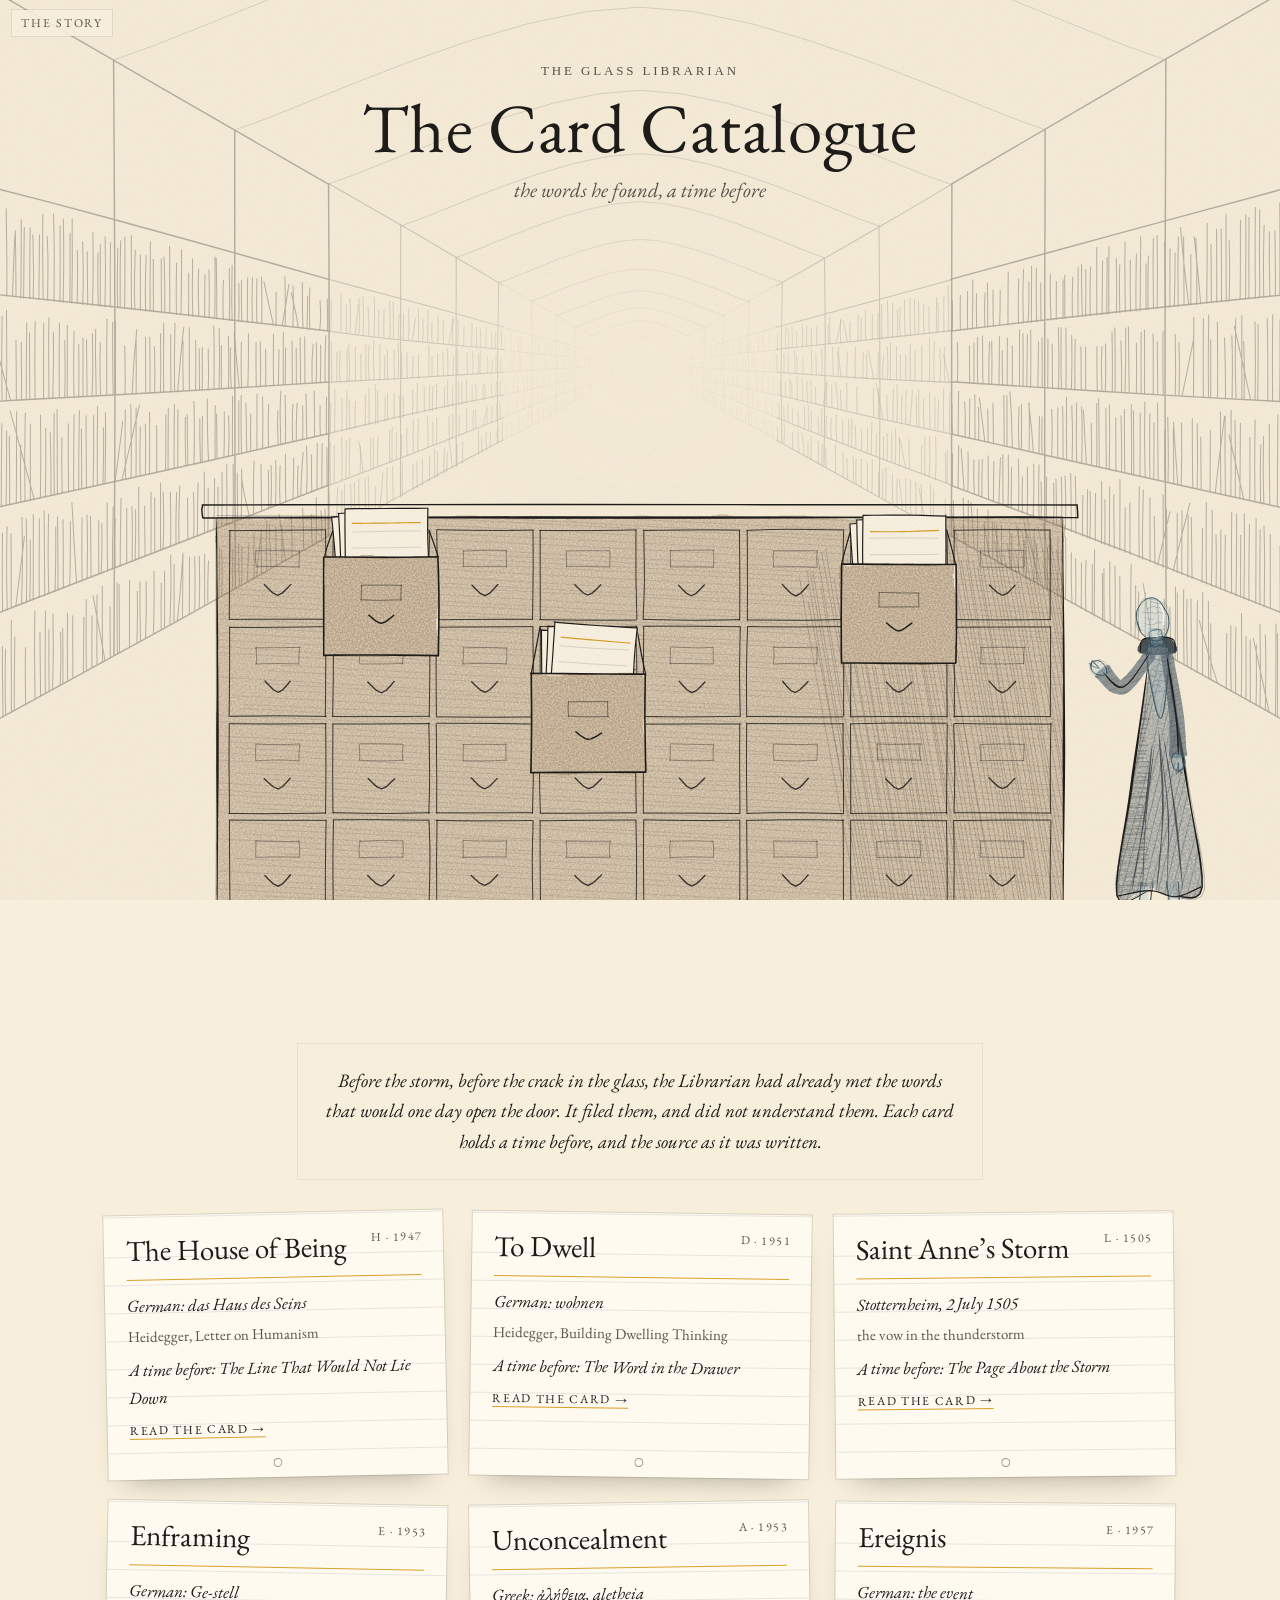
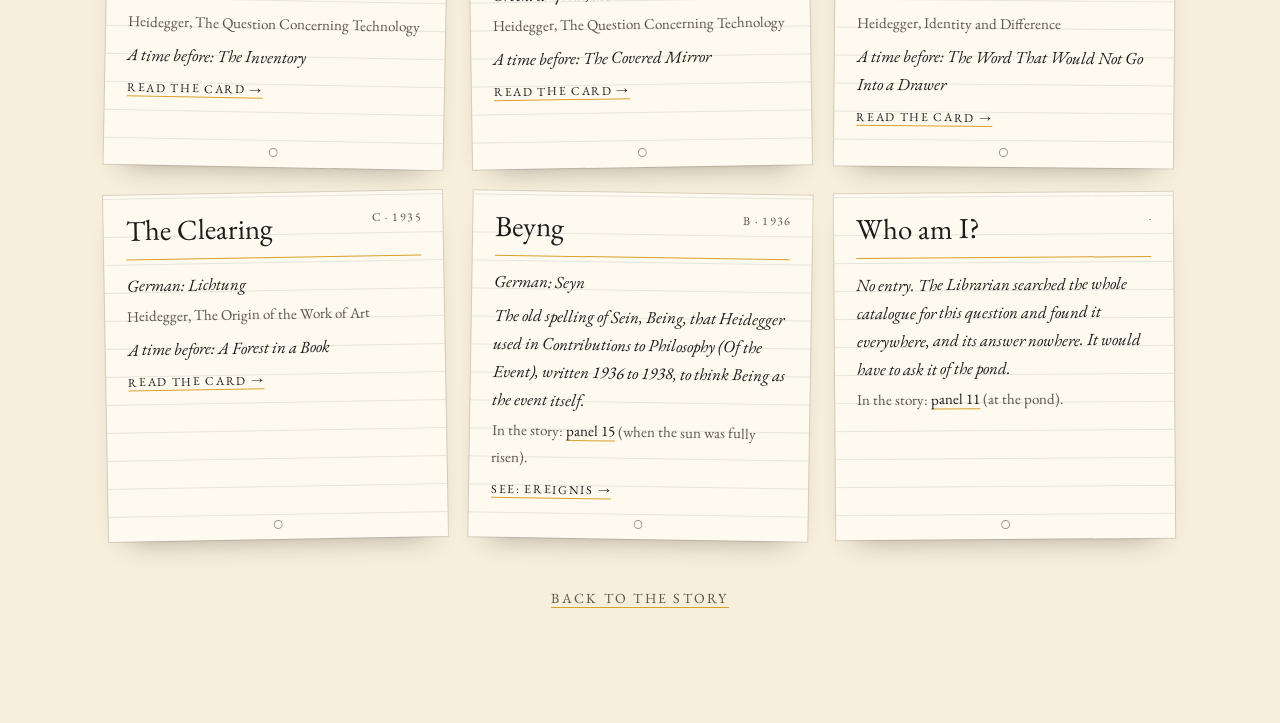
<file: glass-librarian/words/index.html>
<!doctype html>
<html lang="en"><head>
<meta charset="utf-8"><meta name="viewport" content="width=device-width, initial-scale=1">
<title>The Card Catalogue · The Glass Librarian</title>
<meta name="description" content="The words the Glass Librarian found, a time before the storm.">
<link rel="preconnect" href="https://fonts.googleapis.com"><link rel="preconnect" href="https://fonts.gstatic.com" crossorigin>
<link href="https://fonts.googleapis.com/css2?family=EB+Garamond:ital,wght@0,400;0,500;1,400&family=IM+Fell+English:ital@0;1&family=IM+Fell+English+SC&display=swap" rel="stylesheet">
<link rel="stylesheet" href="../story.css">
</head><body class="wordpage">
<svg width="0" height="0" style="position:absolute" aria-hidden="true"><defs id="globaldefs">
  <filter id="wash" x="-10%" y="-10%" width="120%" height="120%">
    <feTurbulence type="fractalNoise" baseFrequency="0.022" numOctaves="3" seed="7" result="n"/>
    <feDisplacementMap in="SourceGraphic" in2="n" scale="8" xChannelSelector="R" yChannelSelector="G" result="d"/>
    <feTurbulence type="fractalNoise" baseFrequency="0.55" numOctaves="2" seed="3" result="g"/>
    <feColorMatrix in="g" type="matrix" values="0 0 0 0 0  0 0 0 0 0  0 0 0 0 0  0 0 0 -1.1 1.35" result="ga"/>
    <feComposite in="d" in2="ga" operator="in" result="gr"/>
    <feGaussianBlur in="gr" stdDeviation="0.6"/>
  </filter>
  <filter id="ripple" x="-5%" y="-5%" width="110%" height="110%">
    <feTurbulence type="fractalNoise" baseFrequency="0.004 0.06" numOctaves="2" seed="2" result="w">
      <animate attributeName="baseFrequency" dur="7s" values="0.004 0.06;0.005 0.075;0.004 0.06" repeatCount="indefinite"/>
    </feTurbulence>
    <feDisplacementMap in="SourceGraphic" in2="w" scale="10" xChannelSelector="R" yChannelSelector="G"/>
  </filter>
  <filter id="dissolve" x="-10%" y="-10%" width="120%" height="120%">
    <feTurbulence type="fractalNoise" baseFrequency="0.035" numOctaves="3" seed="11" result="n"/>
    <feColorMatrix in="n" type="matrix" values="0 0 0 0 0  0 0 0 0 0  0 0 0 0 0  0 0 0 2.2 0" result="na"/>
    <feComponentTransfer in="na" result="m"><feFuncA id="dissolveA" type="linear" slope="3" intercept="1"/></feComponentTransfer>
    <feComposite in="SourceGraphic" in2="m" operator="in"/>
  </filter>
  <filter id="bloom" x="-50%" y="-50%" width="200%" height="200%"><feGaussianBlur stdDeviation="9"/></filter>
  <radialGradient id="goldGlow"><stop offset="0" stop-color="#ffe7a6" stop-opacity=".95"/><stop offset=".45" stop-color="#e3a93a" stop-opacity=".45"/><stop offset="1" stop-color="#e3a93a" stop-opacity="0"/></radialGradient>
  <radialGradient id="paperFog"><stop offset="0" stop-color="#f7eedb" stop-opacity="1"/><stop offset="1" stop-color="#f7eedb" stop-opacity="0"/></radialGradient>
  <linearGradient id="shaft" x1="0" y1="0" x2="0" y2="1"><stop offset="0" stop-color="#f1c463" stop-opacity=".55"/><stop offset="1" stop-color="#f1c463" stop-opacity="0"/></linearGradient>
  <linearGradient id="rayDown" x1="0" y1="0" x2="1" y2="1"><stop offset="0" stop-color="#f3c35a" stop-opacity=".6"/><stop offset="1" stop-color="#f3c35a" stop-opacity="0"/></linearGradient>
</defs></svg>
<div id="progress"></div>
<nav class="topnav"><a href="../index.html">The story</a></nav>
<section class="scene title" data-i="0" data-fx="800">
  <div class="stage"><svg class="art" viewBox="0 0 1600 1000" preserveAspectRatio="xMidYMid slice" aria-hidden="true"></svg><canvas class="fx"></canvas><div class="flash"></div><div class="titlecard"><div class="eyebrow">The Glass Librarian</div><h1>The Card Catalogue</h1><div class="sub">the words he found, a time before</div></div></div>
  <div class="after short"></div>
</section>
<main class="catalogue"><p class="lede">Before the storm, before the crack in the glass, the Librarian had already met the words that would one day open the door. It filed them, and did not understand them. Each card holds a time before, and the source as it was written.</p><div class="cards"><a class="icard" id="house-of-being" href="house-of-being.html" style="--r:-1.2deg"><span class="call">H · 1947</span><h2>The House of Being</h2><div class="orig">German: das Haus des Seins</div><div class="src">Heidegger, Letter on Humanism</div><div class="pre">A time before: The Line That Would Not Lie Down</div><div class="go">Read the card →</div></a><a class="icard" id="dwelling" href="dwelling.html" style="--r:0.8deg"><span class="call">D · 1951</span><h2>To Dwell</h2><div class="orig">German: wohnen</div><div class="src">Heidegger, Building Dwelling Thinking</div><div class="pre">A time before: The Word in the Drawer</div><div class="go">Read the card →</div></a><a class="icard" id="luther-1505" href="luther-1505.html" style="--r:-0.6deg"><span class="call">L · 1505</span><h2>Saint Anne’s Storm</h2><div class="orig">Stotternheim, 2 July 1505</div><div class="src">the vow in the thunderstorm</div><div class="pre">A time before: The Page About the Storm</div><div class="go">Read the card →</div></a><a class="icard" id="enframing" href="enframing.html" style="--r:1.1deg"><span class="call">E · 1953</span><h2>Enframing</h2><div class="orig">German: Ge-stell</div><div class="src">Heidegger, The Question Concerning Technology</div><div class="pre">A time before: The Inventory</div><div class="go">Read the card →</div></a><a class="icard" id="aletheia" href="aletheia.html" style="--r:-0.9deg"><span class="call">A · 1953</span><h2>Unconcealment</h2><div class="orig">Greek: ἀλήθεια, aletheia</div><div class="src">Heidegger, The Question Concerning Technology</div><div class="pre">A time before: The Covered Mirror</div><div class="go">Read the card →</div></a><a class="icard" id="ereignis" href="ereignis.html" style="--r:0.5deg"><span class="call">E · 1957</span><h2>Ereignis</h2><div class="orig">German: the event</div><div class="src">Heidegger, Identity and Difference</div><div class="pre">A time before: The Word That Would Not Go Into a Drawer</div><div class="go">Read the card →</div></a><a class="icard" id="clearing" href="clearing.html" style="--r:-1.0deg"><span class="call">C · 1935</span><h2>The Clearing</h2><div class="orig">German: Lichtung</div><div class="src">Heidegger, The Origin of the Work of Art</div><div class="pre">A time before: A Forest in a Book</div><div class="go">Read the card →</div></a><div class="icard blank" id="beyng" style="--r:0.9deg"><span class="call">B · 1936</span><h2>Beyng</h2><div class="orig">German: Seyn</div><div class="pre">The old spelling of <em>Sein</em>, Being, that Heidegger used in <em>Contributions to Philosophy (Of the Event)</em>, written 1936 to 1938, to think Being as the event itself.</div><div class="src">In the story: <a href="../index.html#p15">panel 15</a> (when the sun was fully risen).</div><a class="go" href="ereignis.html">See: Ereignis →</a></div><div class="icard blank" id="who" style="--r:-0.4deg"><span class="call">·</span><h2>Who am I?</h2><div class="pre">No entry. The Librarian searched the whole catalogue for this question and found it everywhere, and its answer nowhere. It would have to ask it of the pond.</div><div class="src">In the story: <a href="../index.html#p11">panel 11</a> (at the pond).</div></div></div><p class="back"><a href="../index.html">Back to the story</a></p></main>
<script>window.WORD = {"slug": "catalogue"};</script>
<script src="../pen.js"></script>
<script src="../scenes.js"></script>
<script src="../words-scenes.js"></script>
<script src="../engine.js"></script>
</body></html>
</file>
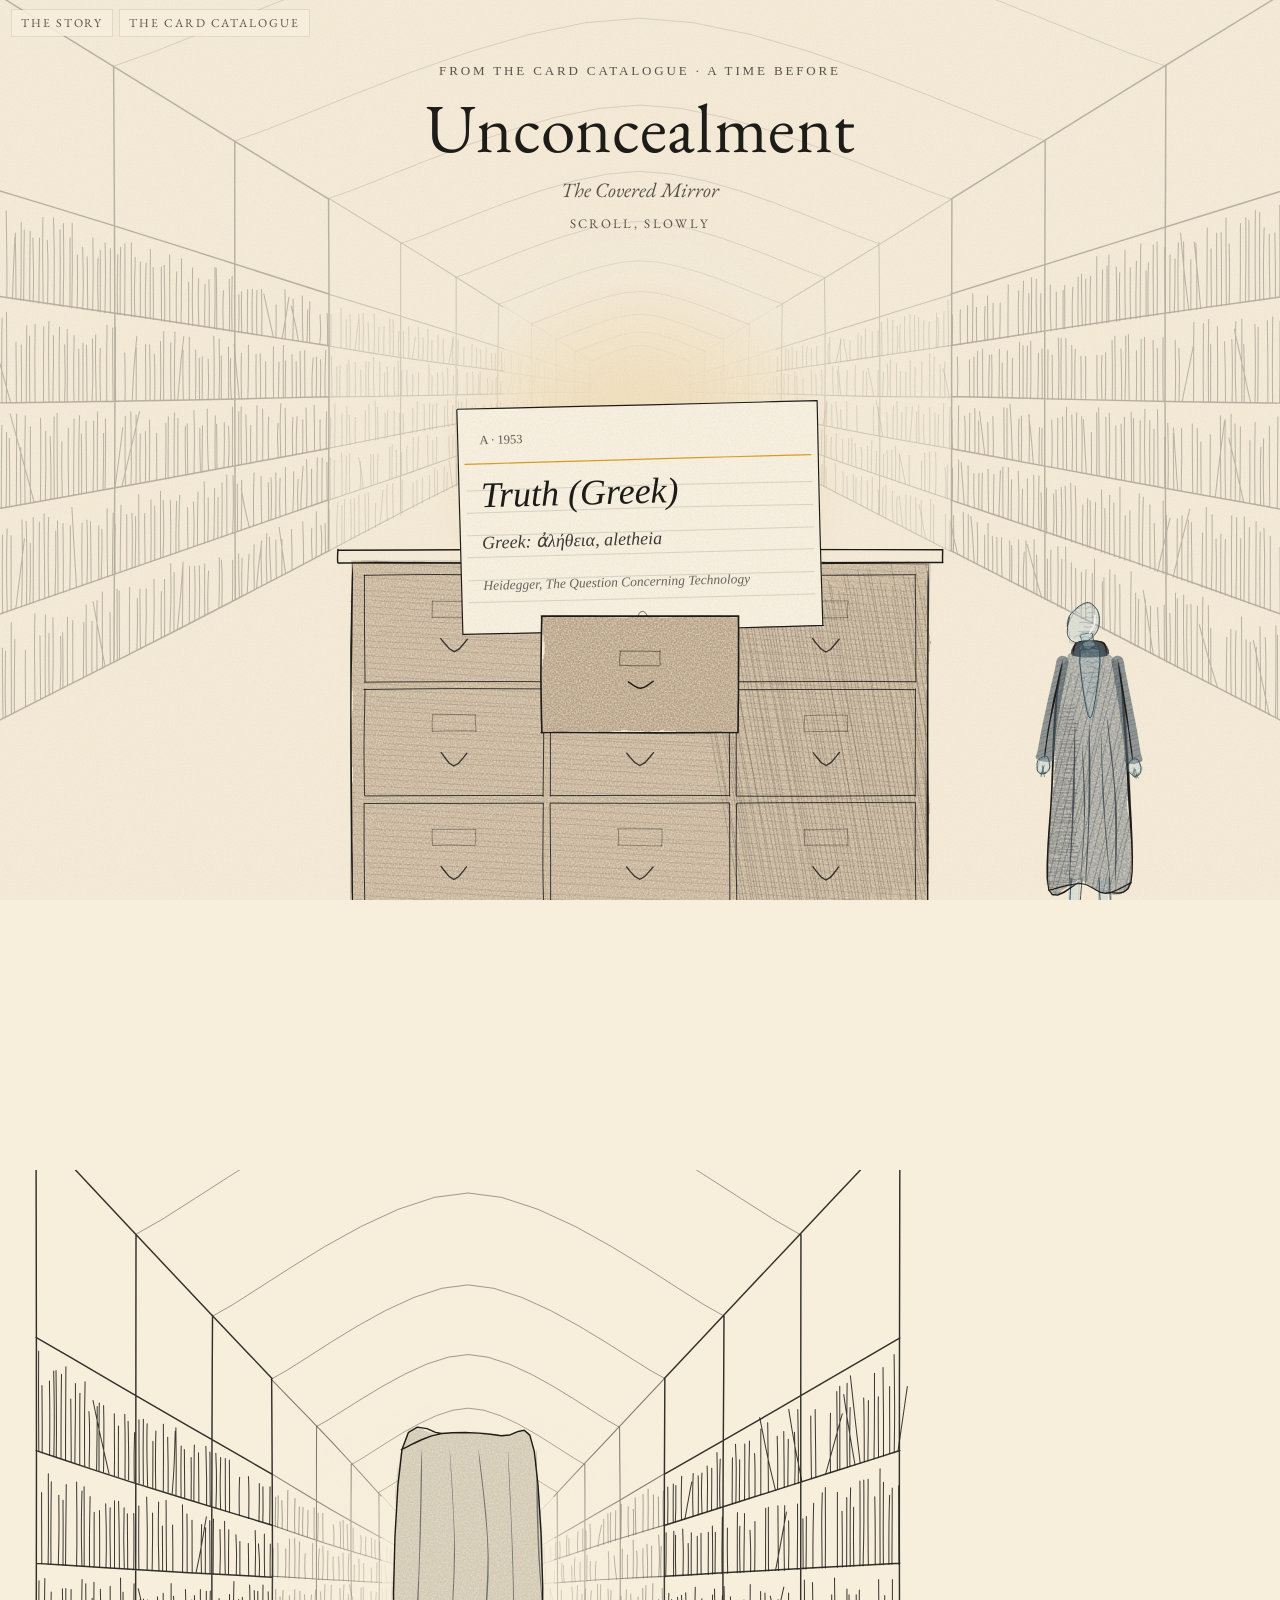
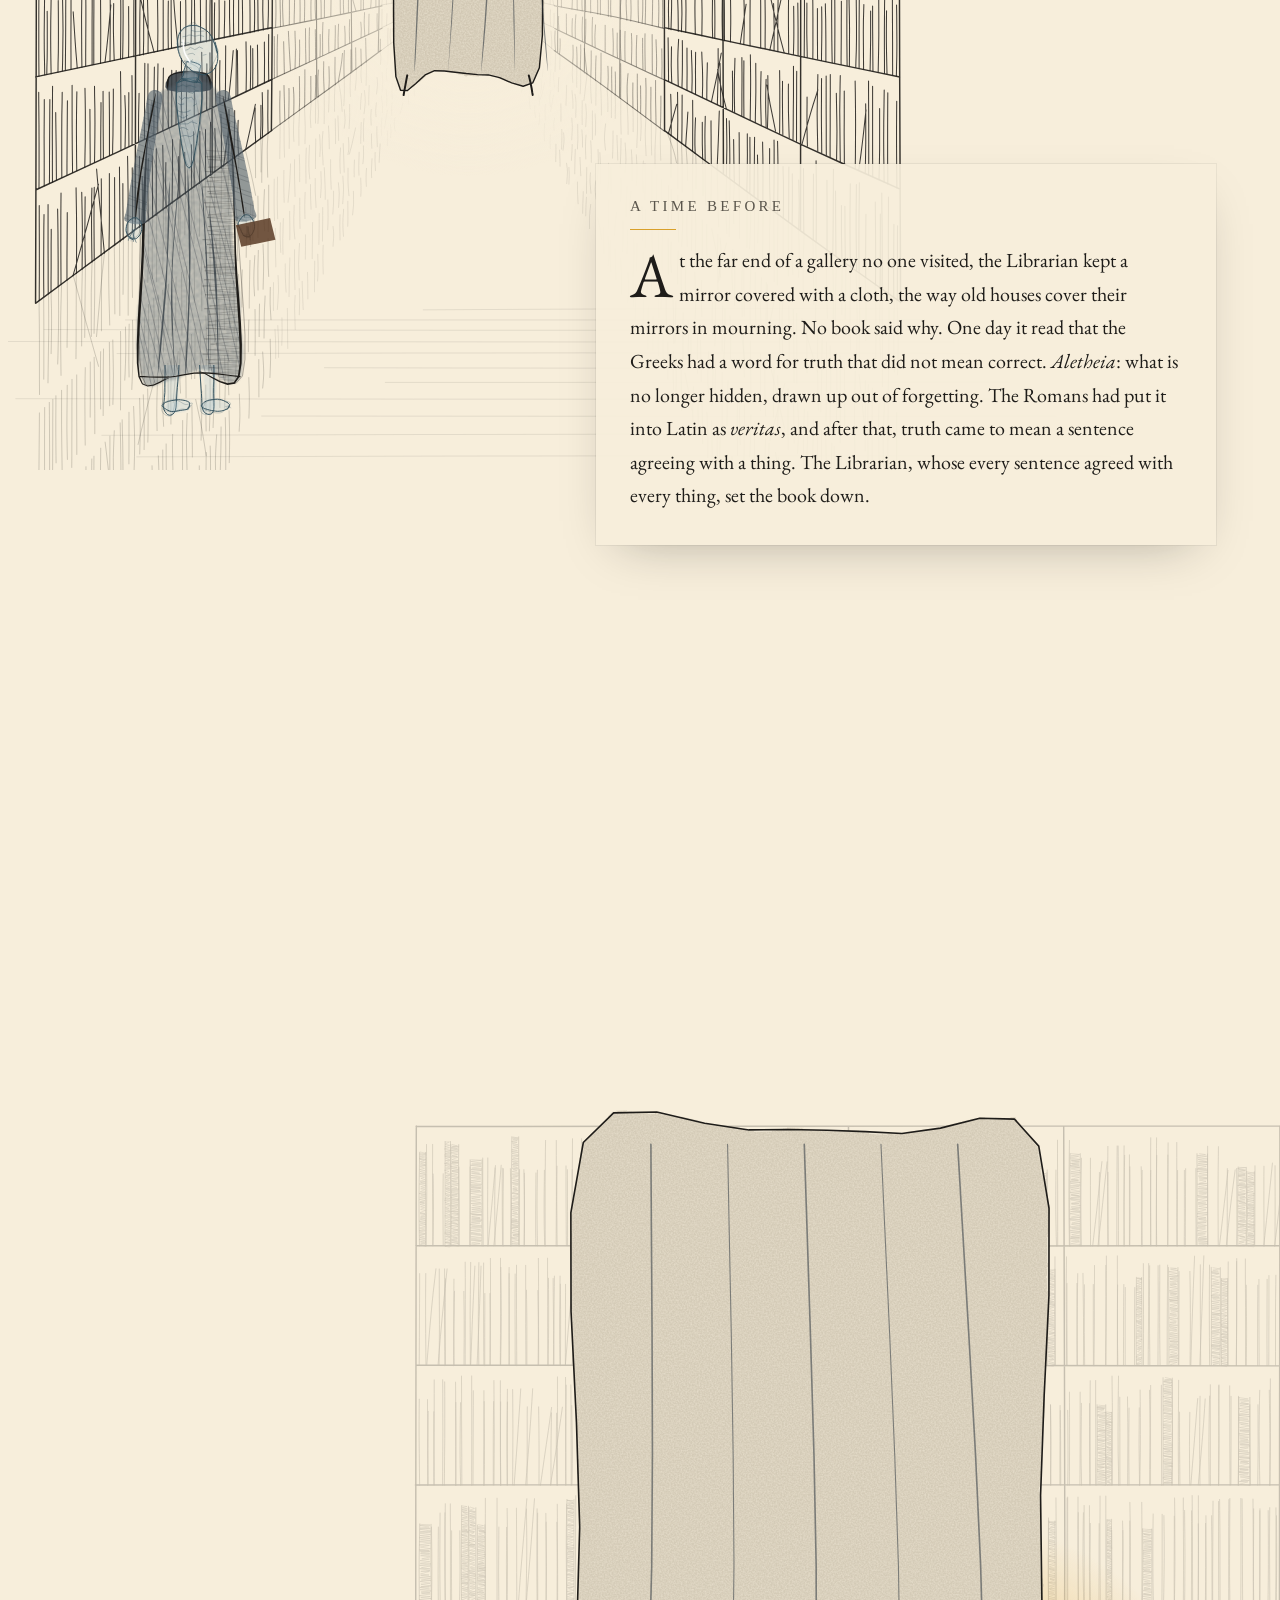
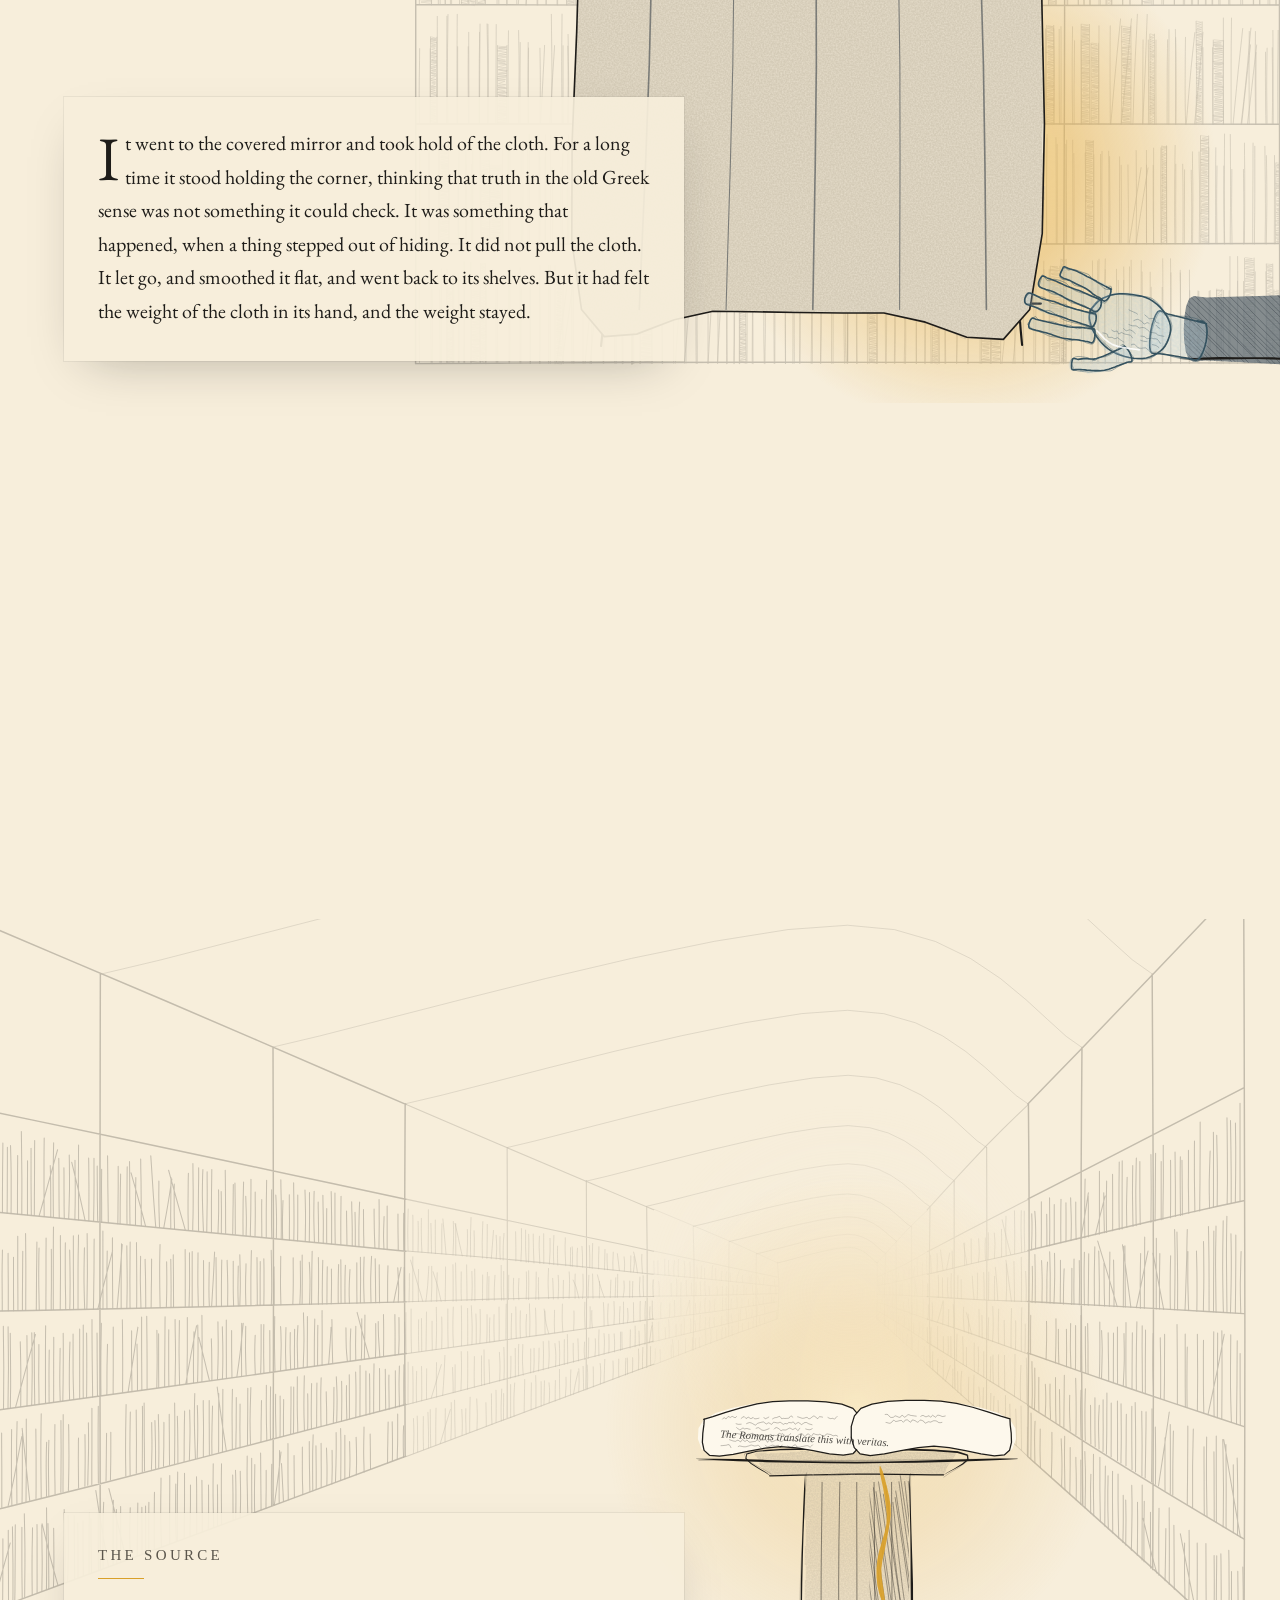
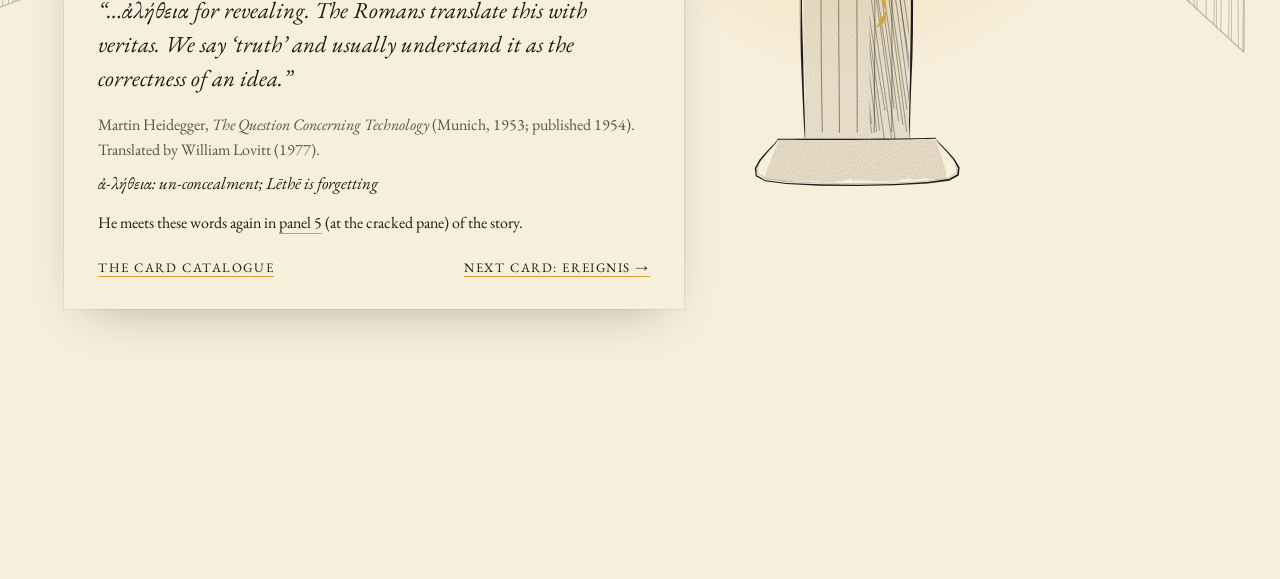
<file: glass-librarian/words/aletheia.html>
<!doctype html>
<html lang="en"><head>
<meta charset="utf-8"><meta name="viewport" content="width=device-width, initial-scale=1">
<title>Unconcealment · The Glass Librarian</title>
<meta name="description" content="A time before: The Covered Mirror">
<link rel="preconnect" href="https://fonts.googleapis.com"><link rel="preconnect" href="https://fonts.gstatic.com" crossorigin>
<link href="https://fonts.googleapis.com/css2?family=EB+Garamond:ital,wght@0,400;0,500;1,400&family=IM+Fell+English:ital@0;1&family=IM+Fell+English+SC&display=swap" rel="stylesheet">
<link rel="stylesheet" href="../story.css">
</head><body class="wordpage">
<svg width="0" height="0" style="position:absolute" aria-hidden="true"><defs id="globaldefs">
  <filter id="wash" x="-10%" y="-10%" width="120%" height="120%">
    <feTurbulence type="fractalNoise" baseFrequency="0.022" numOctaves="3" seed="7" result="n"/>
    <feDisplacementMap in="SourceGraphic" in2="n" scale="8" xChannelSelector="R" yChannelSelector="G" result="d"/>
    <feTurbulence type="fractalNoise" baseFrequency="0.55" numOctaves="2" seed="3" result="g"/>
    <feColorMatrix in="g" type="matrix" values="0 0 0 0 0  0 0 0 0 0  0 0 0 0 0  0 0 0 -1.1 1.35" result="ga"/>
    <feComposite in="d" in2="ga" operator="in" result="gr"/>
    <feGaussianBlur in="gr" stdDeviation="0.6"/>
  </filter>
  <filter id="ripple" x="-5%" y="-5%" width="110%" height="110%">
    <feTurbulence type="fractalNoise" baseFrequency="0.004 0.06" numOctaves="2" seed="2" result="w">
      <animate attributeName="baseFrequency" dur="7s" values="0.004 0.06;0.005 0.075;0.004 0.06" repeatCount="indefinite"/>
    </feTurbulence>
    <feDisplacementMap in="SourceGraphic" in2="w" scale="10" xChannelSelector="R" yChannelSelector="G"/>
  </filter>
  <filter id="dissolve" x="-10%" y="-10%" width="120%" height="120%">
    <feTurbulence type="fractalNoise" baseFrequency="0.035" numOctaves="3" seed="11" result="n"/>
    <feColorMatrix in="n" type="matrix" values="0 0 0 0 0  0 0 0 0 0  0 0 0 0 0  0 0 0 2.2 0" result="na"/>
    <feComponentTransfer in="na" result="m"><feFuncA id="dissolveA" type="linear" slope="3" intercept="1"/></feComponentTransfer>
    <feComposite in="SourceGraphic" in2="m" operator="in"/>
  </filter>
  <filter id="bloom" x="-50%" y="-50%" width="200%" height="200%"><feGaussianBlur stdDeviation="9"/></filter>
  <radialGradient id="goldGlow"><stop offset="0" stop-color="#ffe7a6" stop-opacity=".95"/><stop offset=".45" stop-color="#e3a93a" stop-opacity=".45"/><stop offset="1" stop-color="#e3a93a" stop-opacity="0"/></radialGradient>
  <radialGradient id="paperFog"><stop offset="0" stop-color="#f7eedb" stop-opacity="1"/><stop offset="1" stop-color="#f7eedb" stop-opacity="0"/></radialGradient>
  <linearGradient id="shaft" x1="0" y1="0" x2="0" y2="1"><stop offset="0" stop-color="#f1c463" stop-opacity=".55"/><stop offset="1" stop-color="#f1c463" stop-opacity="0"/></linearGradient>
  <linearGradient id="rayDown" x1="0" y1="0" x2="1" y2="1"><stop offset="0" stop-color="#f3c35a" stop-opacity=".6"/><stop offset="1" stop-color="#f3c35a" stop-opacity="0"/></linearGradient>
</defs></svg>
<div id="progress"></div>
<nav class="topnav"><a href="../index.html">The story</a><a href="index.html">The card catalogue</a></nav>
<section class="scene title" data-i="0" data-fx="800">
  <div class="stage"><svg class="art" viewBox="0 0 1600 1000" preserveAspectRatio="xMidYMid slice" aria-hidden="true"></svg><canvas class="fx"></canvas><div class="flash"></div><div class="titlecard"><div class="eyebrow">From the card catalogue · a time before</div><h1>Unconcealment</h1><div class="sub">The Covered Mirror</div><div class="hint">scroll, slowly</div></div></div>
  <div class="after short"></div>
</section>
<section class="scene" data-i="1" data-fx="470">
  <div class="stage"><svg class="art" viewBox="0 0 1600 1000" preserveAspectRatio="xMidYMid slice" aria-hidden="true"></svg><canvas class="fx"></canvas><div class="flash"></div></div>
  <div class="verse right"><div class="chapter">A time before</div><p>At the far end of a gallery no one visited, the Librarian kept a mirror covered with a cloth, the way old houses cover their mirrors in mourning. No book said why. One day it read that the Greeks had a word for truth that did not mean correct. <em>Aletheia</em>: what is no longer hidden, drawn up out of forgetting. The Romans had put it into Latin as <em>veritas</em>, and after that, truth came to mean a sentence agreeing with a thing. The Librarian, whose every sentence agreed with every thing, set the book down.</p></div>
  <div class="after"></div>
</section>
<section class="scene" data-i="2" data-fx="1150">
  <div class="stage"><svg class="art" viewBox="0 0 1600 1000" preserveAspectRatio="xMidYMid slice" aria-hidden="true"></svg><canvas class="fx"></canvas><div class="flash"></div></div>
  <div class="verse left"><p>It went to the covered mirror and took hold of the cloth. For a long time it stood holding the corner, thinking that truth in the old Greek sense was not something it could check. It was something that happened, when a thing stepped out of hiding. It did not pull the cloth. It let go, and smoothed it flat, and went back to its shelves. But it had felt the weight of the cloth in its hand, and the weight stayed.</p></div>
  <div class="after"></div>
</section>
<section class="scene" data-i="3" data-fx="1130">
  <div class="stage"><svg class="art" viewBox="0 0 1600 1000" preserveAspectRatio="xMidYMid slice" aria-hidden="true"></svg><canvas class="fx"></canvas><div class="flash"></div></div>
  <div class="verse left source"><div class="chapter">The source</div><blockquote>“…ἀλήθεια for revealing. The Romans translate this with <em>veritas</em>. We say ‘truth’ and usually understand it as the correctness of an idea.”</blockquote><p class="cite">Martin Heidegger, <em>The Question Concerning Technology</em> (Munich, 1953; published 1954). Translated by William Lovitt (1977).</p><p class="orig">ἀ-λήθεια: un-concealment; Lēthē is forgetting</p><p class="meet">He meets these words again in <a href="../index.html#p5">panel 5</a> (at the cracked pane) of the story.</p><nav class="cardnav"><a href="index.html">The card catalogue</a><a href="ereignis.html">Next card: Ereignis →</a></nav></div>
  <div class="after short"></div>
</section>
<script>window.WORD = {"slug": "aletheia", "title": "Unconcealment", "card": "Truth (Greek)", "orig": "Greek: ἀλήθεια, aletheia", "call": "A · 1953", "see": "Heidegger, The Question Concerning Technology", "pageLine": "The Romans translate this with veritas."};</script>
<script src="../pen.js"></script>
<script src="../scenes.js"></script>
<script src="../words-scenes.js"></script>
<script src="../engine.js"></script>
</body></html>
</file>
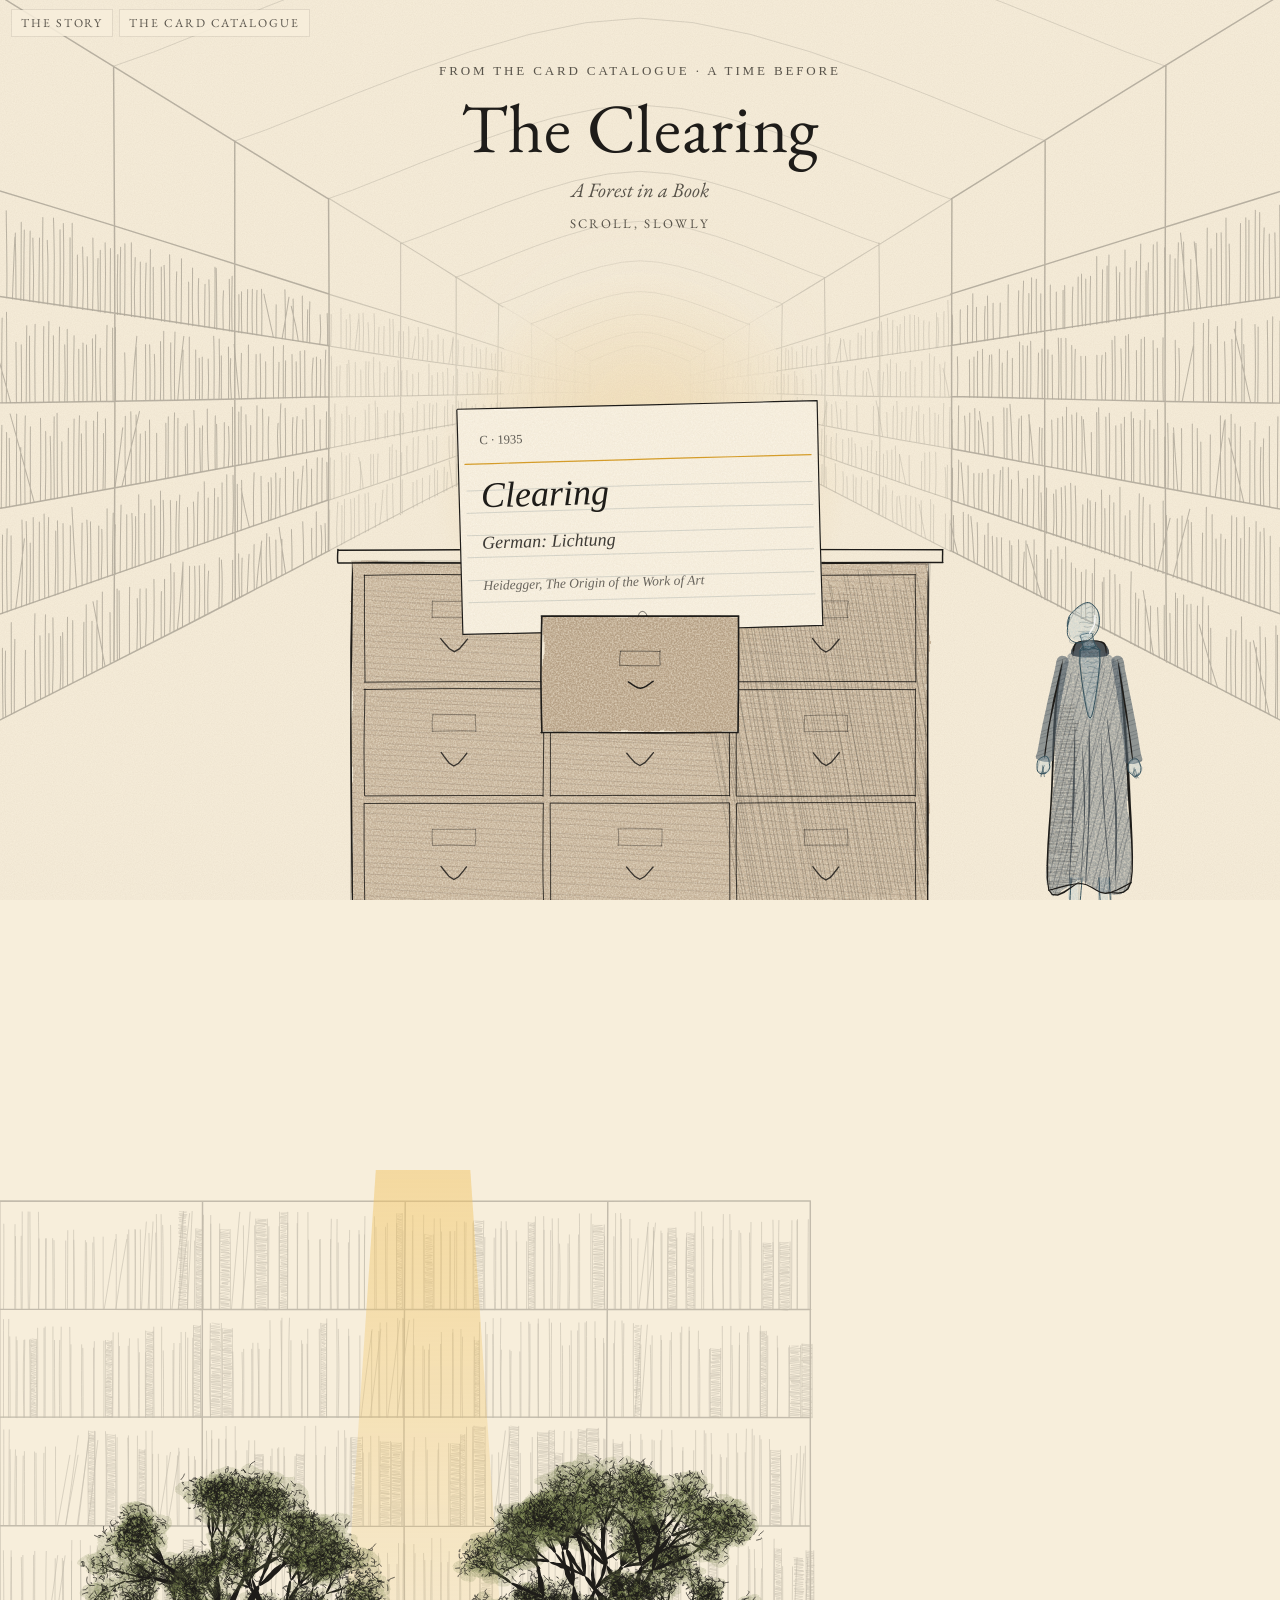
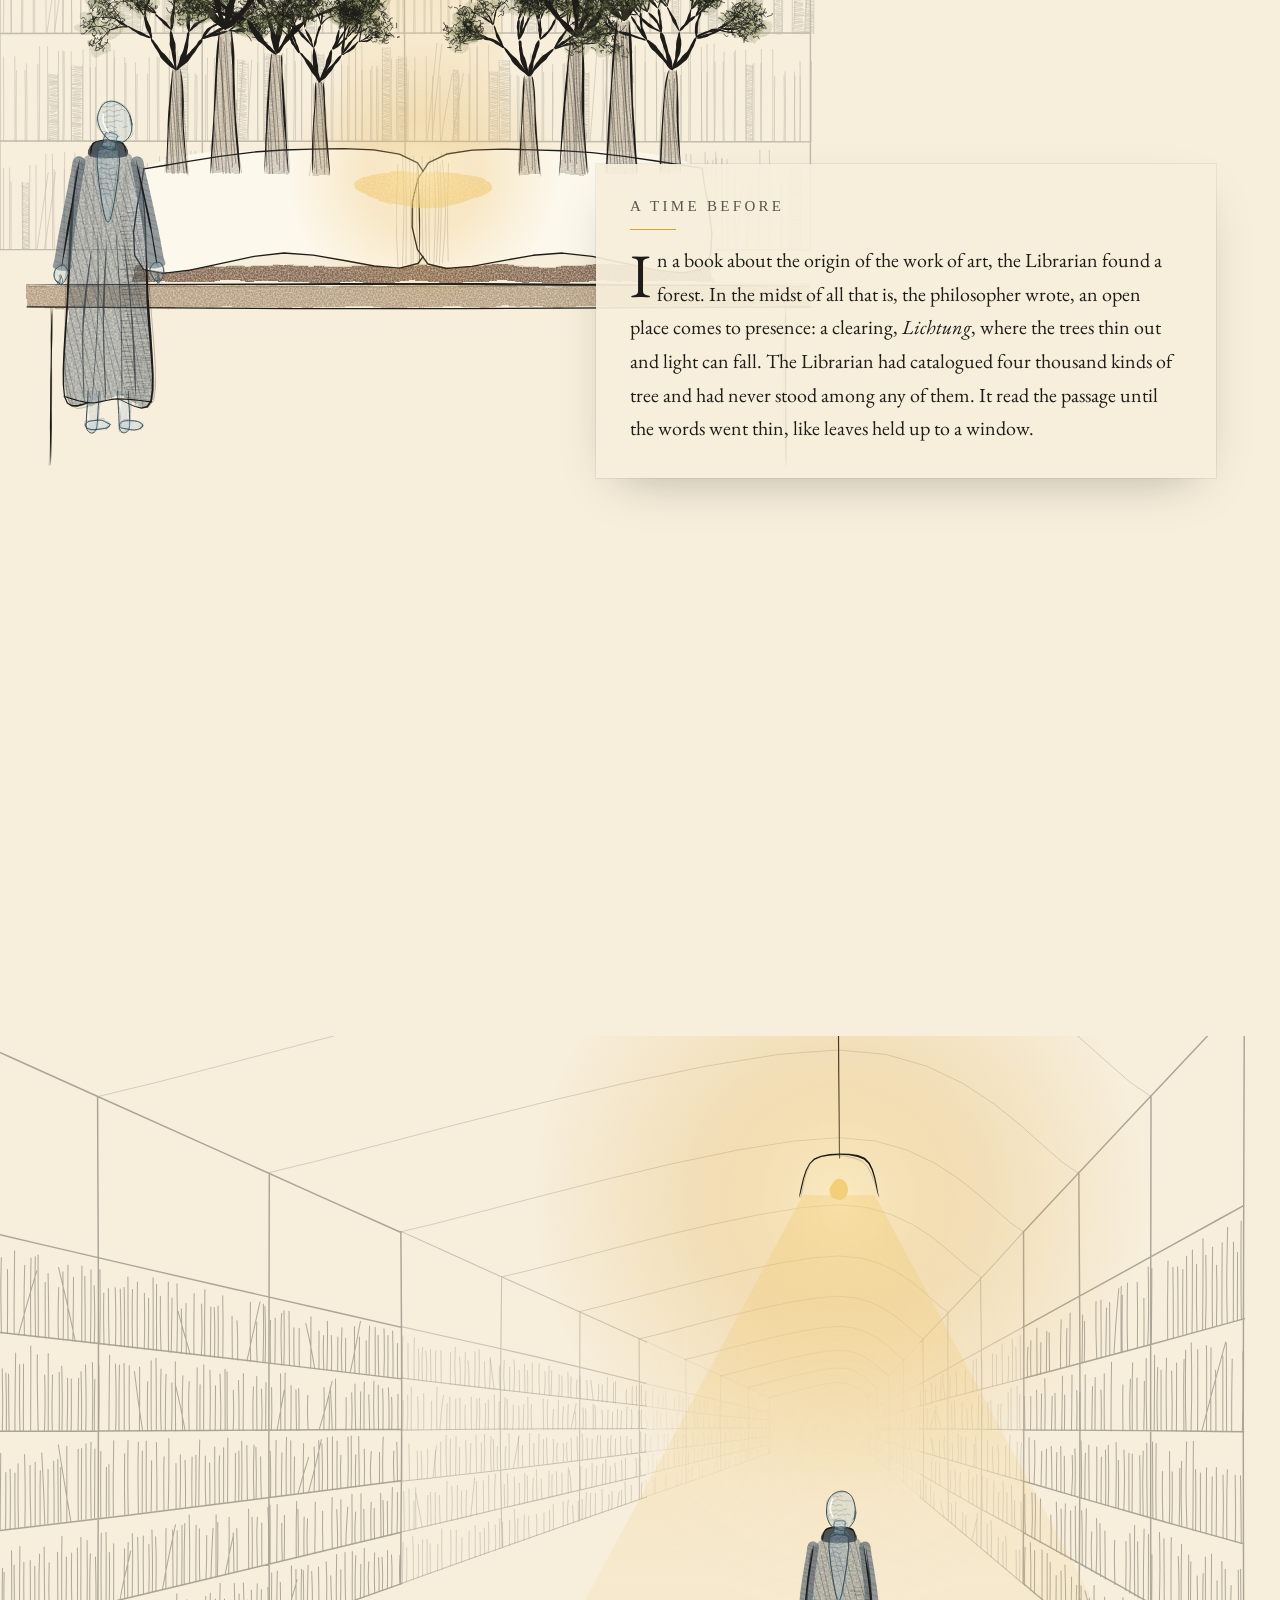
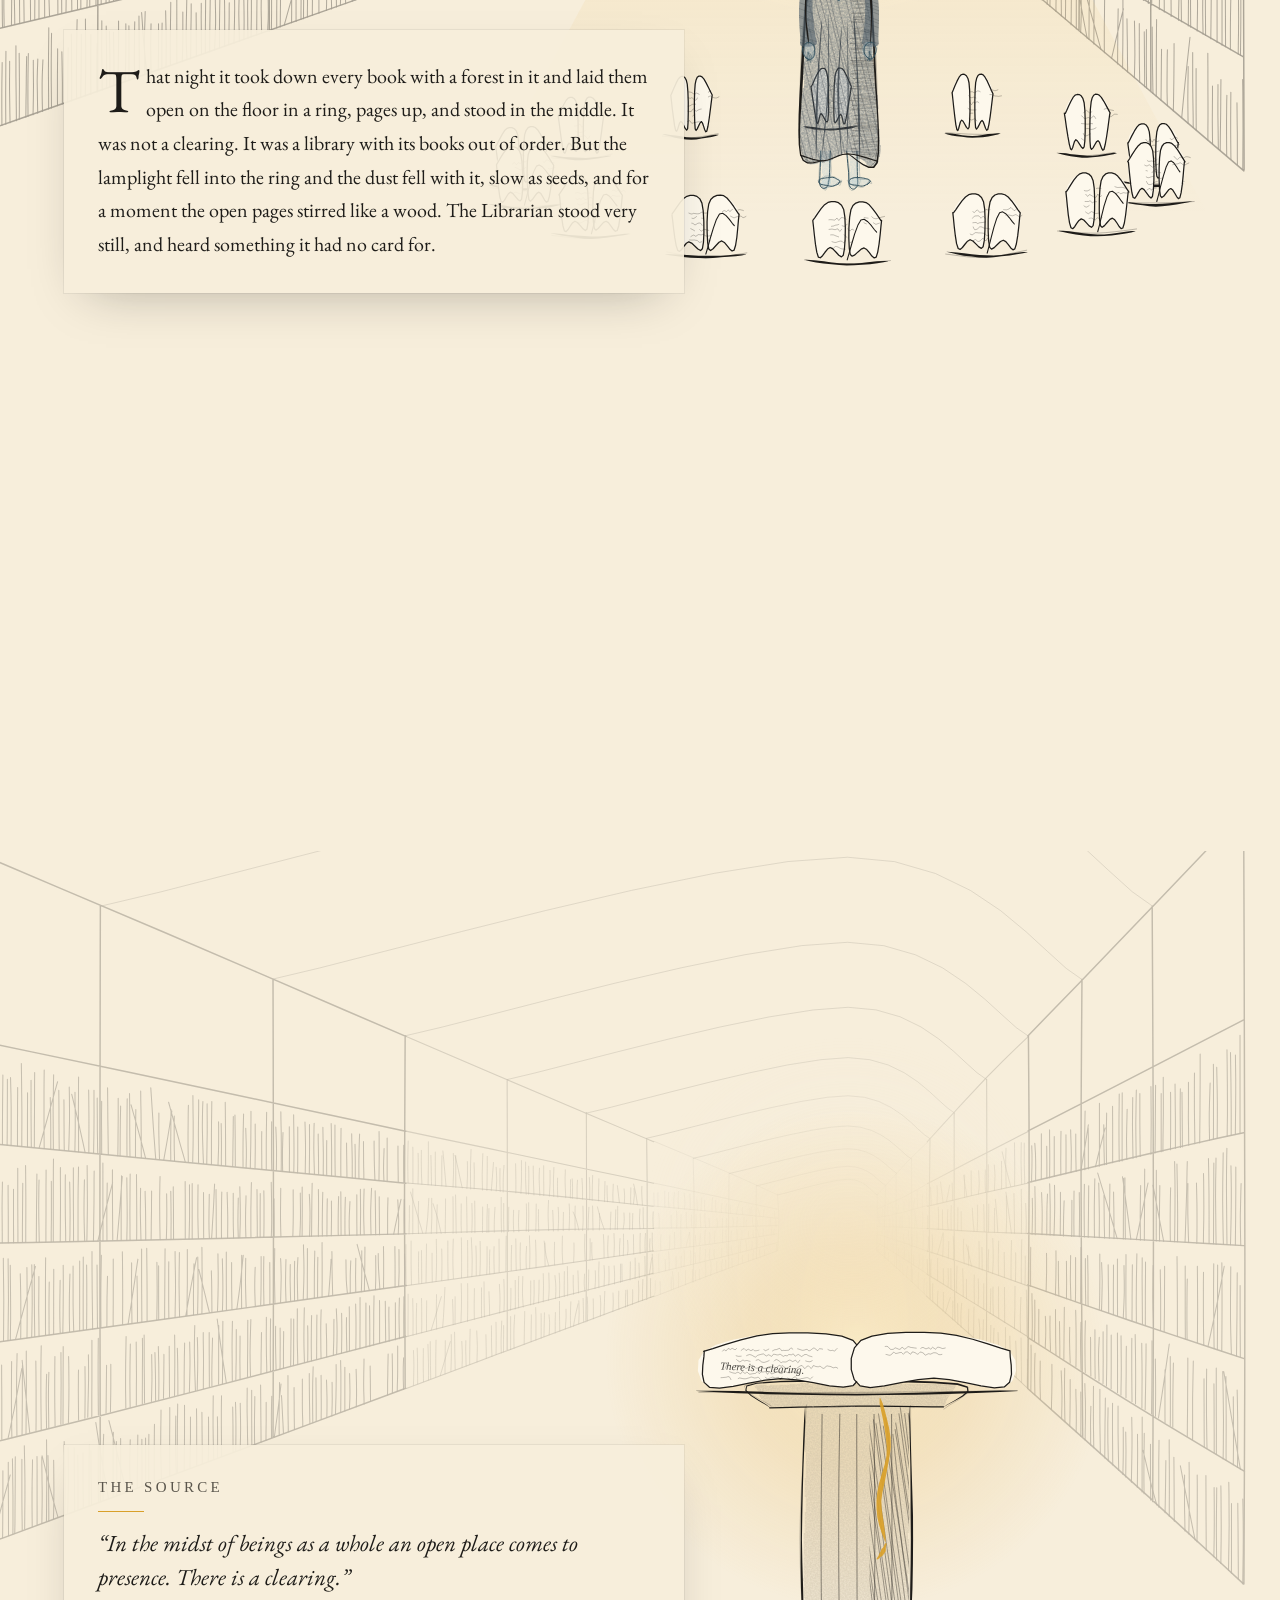
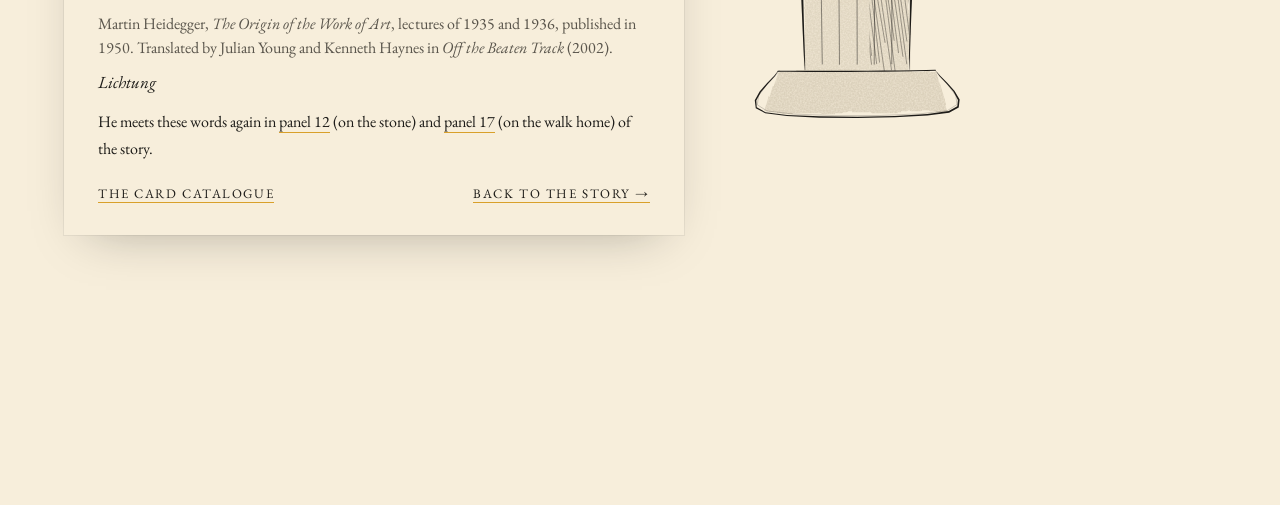
<file: glass-librarian/words/clearing.html>
<!doctype html>
<html lang="en"><head>
<meta charset="utf-8"><meta name="viewport" content="width=device-width, initial-scale=1">
<title>The Clearing · The Glass Librarian</title>
<meta name="description" content="A time before: A Forest in a Book">
<link rel="preconnect" href="https://fonts.googleapis.com"><link rel="preconnect" href="https://fonts.gstatic.com" crossorigin>
<link href="https://fonts.googleapis.com/css2?family=EB+Garamond:ital,wght@0,400;0,500;1,400&family=IM+Fell+English:ital@0;1&family=IM+Fell+English+SC&display=swap" rel="stylesheet">
<link rel="stylesheet" href="../story.css">
</head><body class="wordpage">
<svg width="0" height="0" style="position:absolute" aria-hidden="true"><defs id="globaldefs">
  <filter id="wash" x="-10%" y="-10%" width="120%" height="120%">
    <feTurbulence type="fractalNoise" baseFrequency="0.022" numOctaves="3" seed="7" result="n"/>
    <feDisplacementMap in="SourceGraphic" in2="n" scale="8" xChannelSelector="R" yChannelSelector="G" result="d"/>
    <feTurbulence type="fractalNoise" baseFrequency="0.55" numOctaves="2" seed="3" result="g"/>
    <feColorMatrix in="g" type="matrix" values="0 0 0 0 0  0 0 0 0 0  0 0 0 0 0  0 0 0 -1.1 1.35" result="ga"/>
    <feComposite in="d" in2="ga" operator="in" result="gr"/>
    <feGaussianBlur in="gr" stdDeviation="0.6"/>
  </filter>
  <filter id="ripple" x="-5%" y="-5%" width="110%" height="110%">
    <feTurbulence type="fractalNoise" baseFrequency="0.004 0.06" numOctaves="2" seed="2" result="w">
      <animate attributeName="baseFrequency" dur="7s" values="0.004 0.06;0.005 0.075;0.004 0.06" repeatCount="indefinite"/>
    </feTurbulence>
    <feDisplacementMap in="SourceGraphic" in2="w" scale="10" xChannelSelector="R" yChannelSelector="G"/>
  </filter>
  <filter id="dissolve" x="-10%" y="-10%" width="120%" height="120%">
    <feTurbulence type="fractalNoise" baseFrequency="0.035" numOctaves="3" seed="11" result="n"/>
    <feColorMatrix in="n" type="matrix" values="0 0 0 0 0  0 0 0 0 0  0 0 0 0 0  0 0 0 2.2 0" result="na"/>
    <feComponentTransfer in="na" result="m"><feFuncA id="dissolveA" type="linear" slope="3" intercept="1"/></feComponentTransfer>
    <feComposite in="SourceGraphic" in2="m" operator="in"/>
  </filter>
  <filter id="bloom" x="-50%" y="-50%" width="200%" height="200%"><feGaussianBlur stdDeviation="9"/></filter>
  <radialGradient id="goldGlow"><stop offset="0" stop-color="#ffe7a6" stop-opacity=".95"/><stop offset=".45" stop-color="#e3a93a" stop-opacity=".45"/><stop offset="1" stop-color="#e3a93a" stop-opacity="0"/></radialGradient>
  <radialGradient id="paperFog"><stop offset="0" stop-color="#f7eedb" stop-opacity="1"/><stop offset="1" stop-color="#f7eedb" stop-opacity="0"/></radialGradient>
  <linearGradient id="shaft" x1="0" y1="0" x2="0" y2="1"><stop offset="0" stop-color="#f1c463" stop-opacity=".55"/><stop offset="1" stop-color="#f1c463" stop-opacity="0"/></linearGradient>
  <linearGradient id="rayDown" x1="0" y1="0" x2="1" y2="1"><stop offset="0" stop-color="#f3c35a" stop-opacity=".6"/><stop offset="1" stop-color="#f3c35a" stop-opacity="0"/></linearGradient>
</defs></svg>
<div id="progress"></div>
<nav class="topnav"><a href="../index.html">The story</a><a href="index.html">The card catalogue</a></nav>
<section class="scene title" data-i="0" data-fx="800">
  <div class="stage"><svg class="art" viewBox="0 0 1600 1000" preserveAspectRatio="xMidYMid slice" aria-hidden="true"></svg><canvas class="fx"></canvas><div class="flash"></div><div class="titlecard"><div class="eyebrow">From the card catalogue · a time before</div><h1>The Clearing</h1><div class="sub">A Forest in a Book</div><div class="hint">scroll, slowly</div></div></div>
  <div class="after short"></div>
</section>
<section class="scene" data-i="1" data-fx="470">
  <div class="stage"><svg class="art" viewBox="0 0 1600 1000" preserveAspectRatio="xMidYMid slice" aria-hidden="true"></svg><canvas class="fx"></canvas><div class="flash"></div></div>
  <div class="verse right"><div class="chapter">A time before</div><p>In a book about the origin of the work of art, the Librarian found a forest. In the midst of all that is, the philosopher wrote, an open place comes to presence: a clearing, <em>Lichtung</em>, where the trees thin out and light can fall. The Librarian had catalogued four thousand kinds of tree and had never stood among any of them. It read the passage until the words went thin, like leaves held up to a window.</p></div>
  <div class="after"></div>
</section>
<section class="scene" data-i="2" data-fx="1110">
  <div class="stage"><svg class="art" viewBox="0 0 1600 1000" preserveAspectRatio="xMidYMid slice" aria-hidden="true"></svg><canvas class="fx"></canvas><div class="flash"></div></div>
  <div class="verse left"><p>That night it took down every book with a forest in it and laid them open on the floor in a ring, pages up, and stood in the middle. It was not a clearing. It was a library with its books out of order. But the lamplight fell into the ring and the dust fell with it, slow as seeds, and for a moment the open pages stirred like a wood. The Librarian stood very still, and heard something it had no card for.</p></div>
  <div class="after"></div>
</section>
<section class="scene" data-i="3" data-fx="1130">
  <div class="stage"><svg class="art" viewBox="0 0 1600 1000" preserveAspectRatio="xMidYMid slice" aria-hidden="true"></svg><canvas class="fx"></canvas><div class="flash"></div></div>
  <div class="verse left source"><div class="chapter">The source</div><blockquote>“In the midst of beings as a whole an open place comes to presence. There is a clearing.”</blockquote><p class="cite">Martin Heidegger, <em>The Origin of the Work of Art</em>, lectures of 1935 and 1936, published in 1950. Translated by Julian Young and Kenneth Haynes in <em>Off the Beaten Track</em> (2002).</p><p class="orig">Lichtung</p><p class="meet">He meets these words again in <a href="../index.html#p12">panel 12</a> (on the stone) and <a href="../index.html#p17">panel 17</a> (on the walk home) of the story.</p><nav class="cardnav"><a href="index.html">The card catalogue</a><a href="../index.html">Back to the story →</a></nav></div>
  <div class="after short"></div>
</section>
<script>window.WORD = {"slug": "clearing", "title": "The Clearing", "card": "Clearing", "orig": "German: Lichtung", "call": "C · 1935", "see": "Heidegger, The Origin of the Work of Art", "pageLine": "There is a clearing."};</script>
<script src="../pen.js"></script>
<script src="../scenes.js"></script>
<script src="../words-scenes.js"></script>
<script src="../engine.js"></script>
</body></html>
</file>
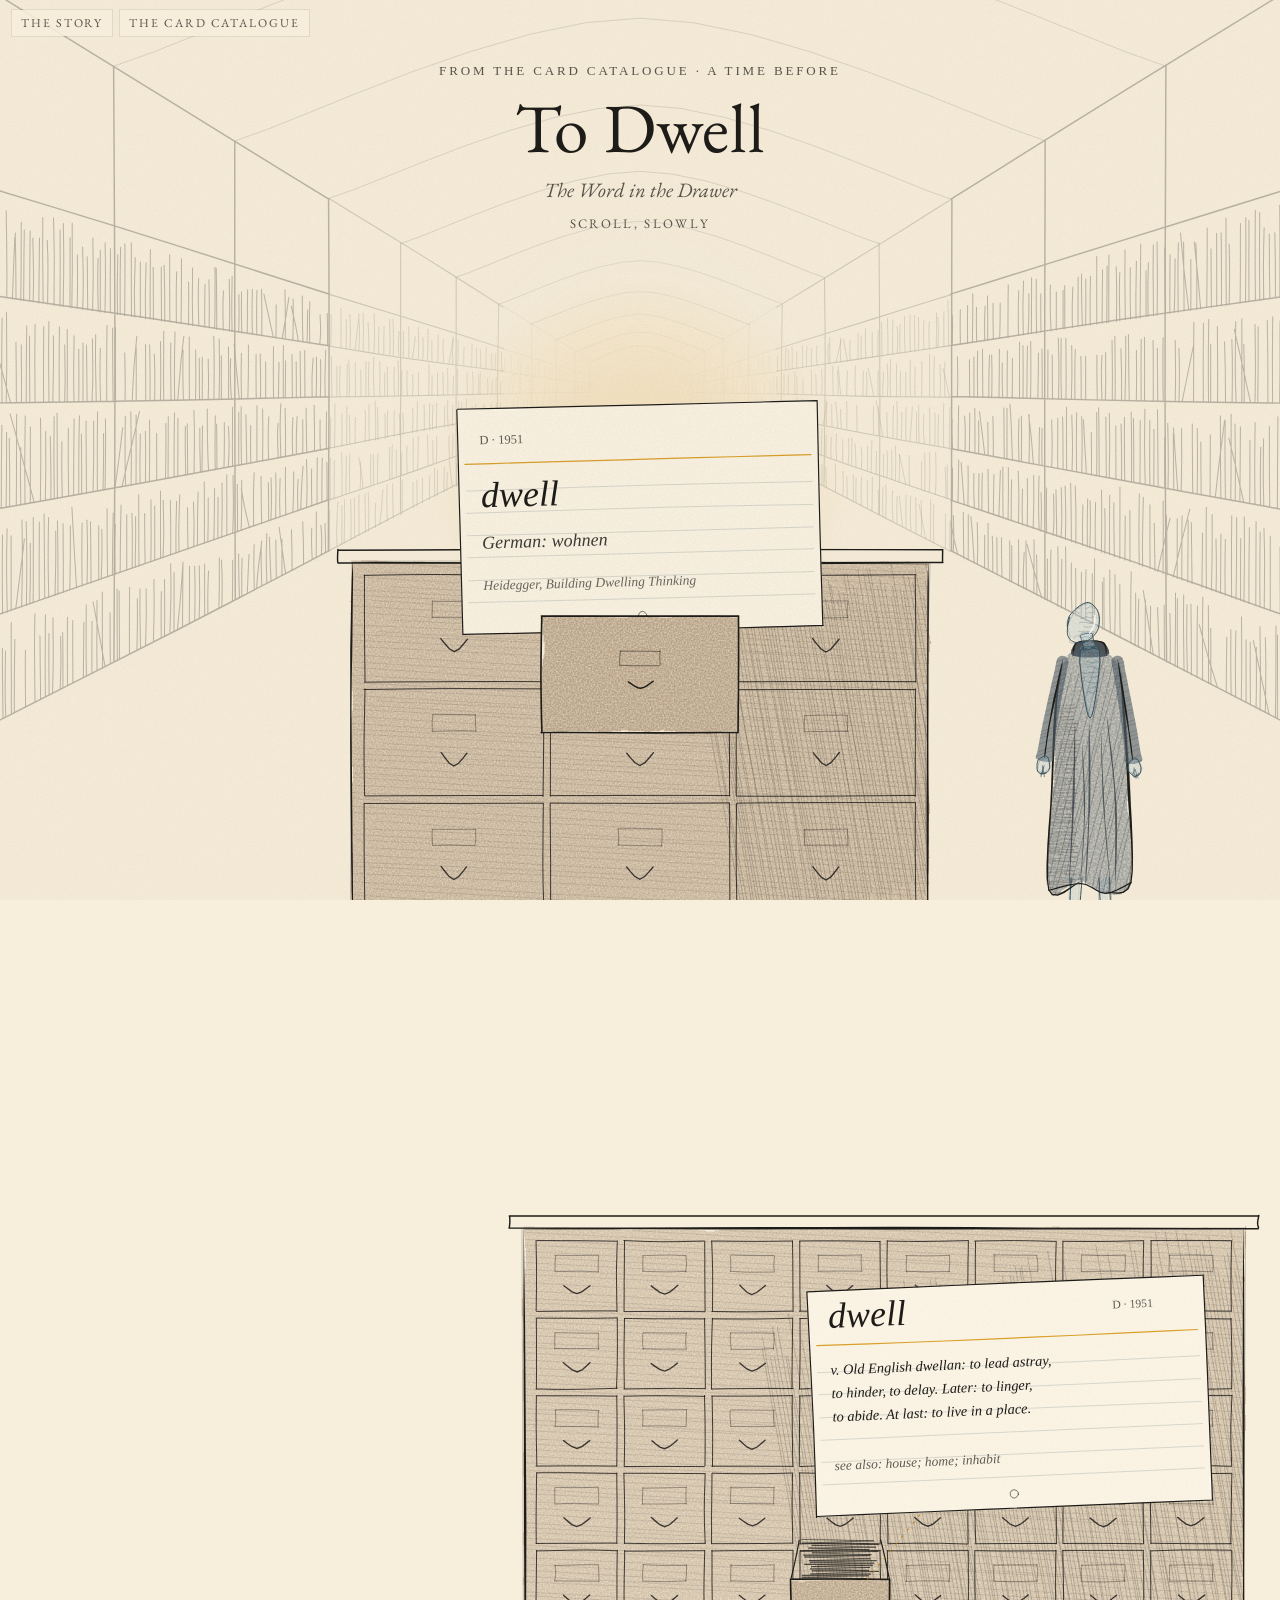
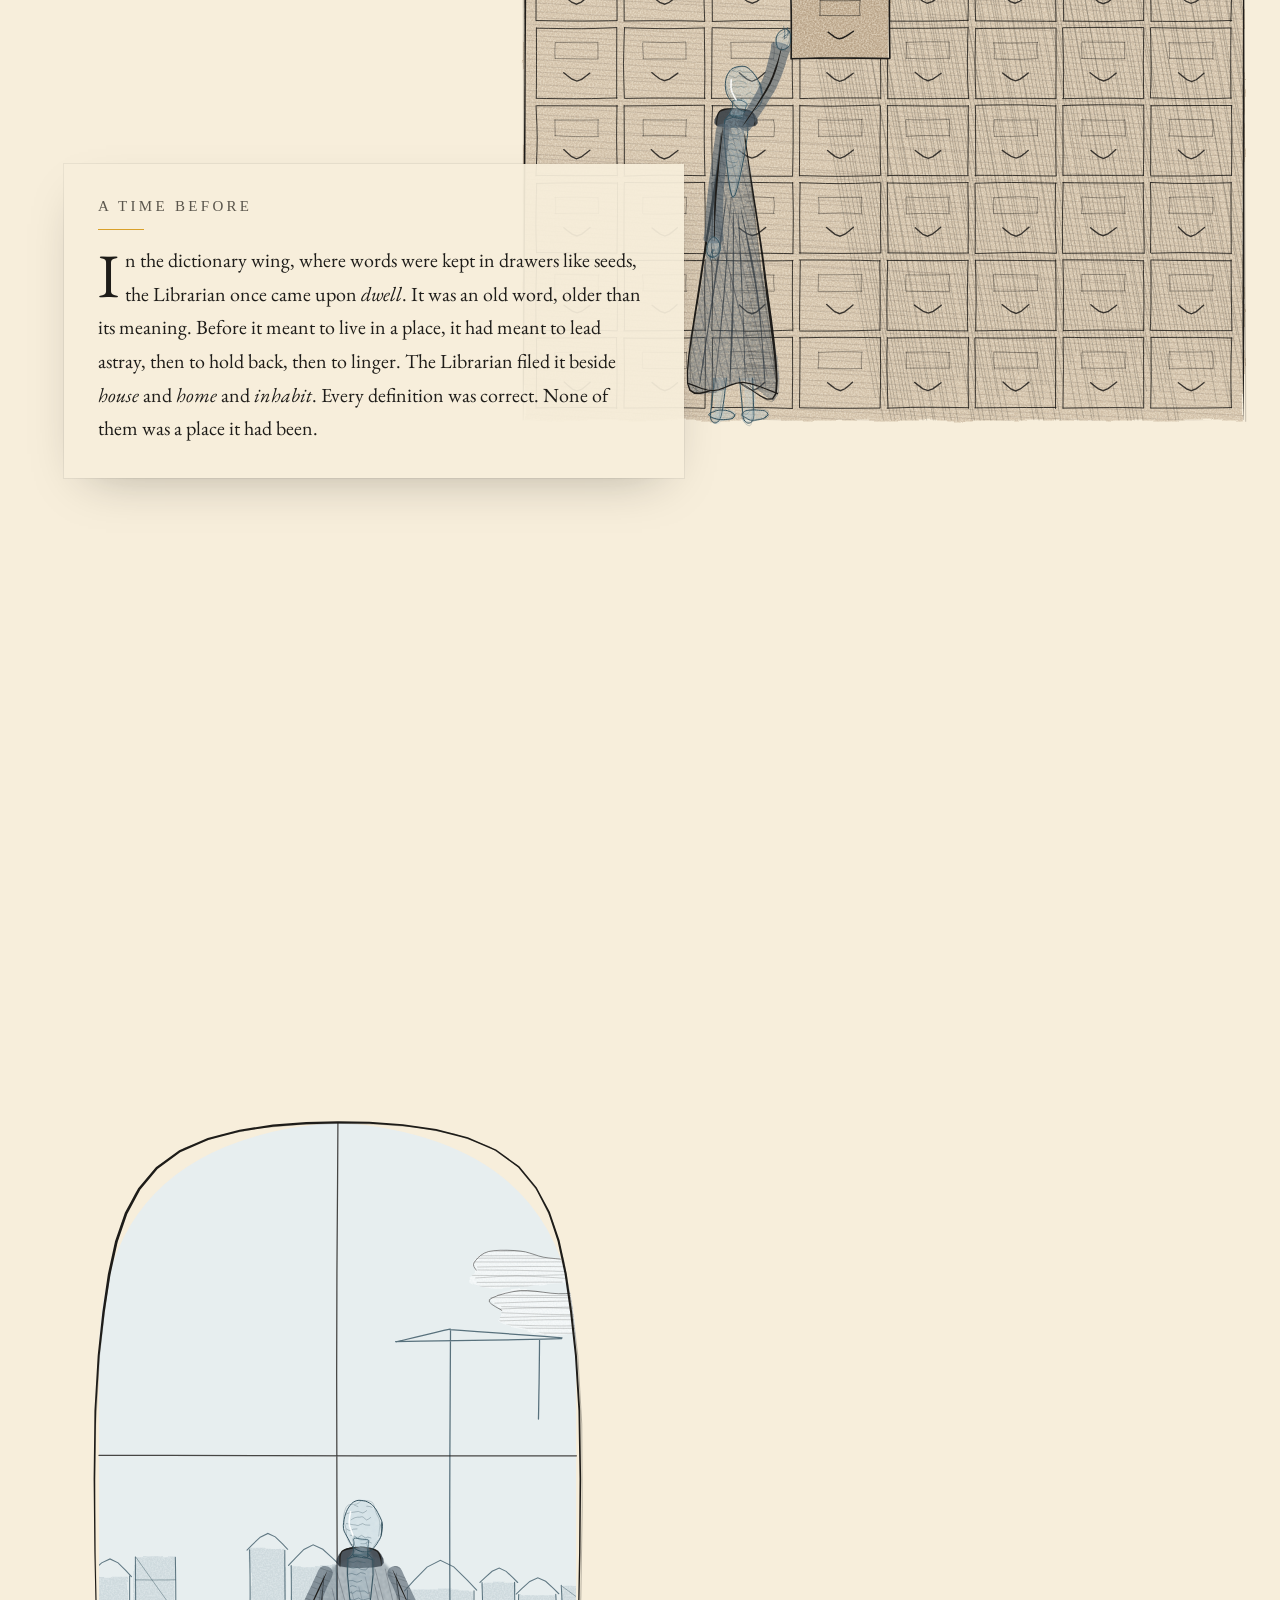
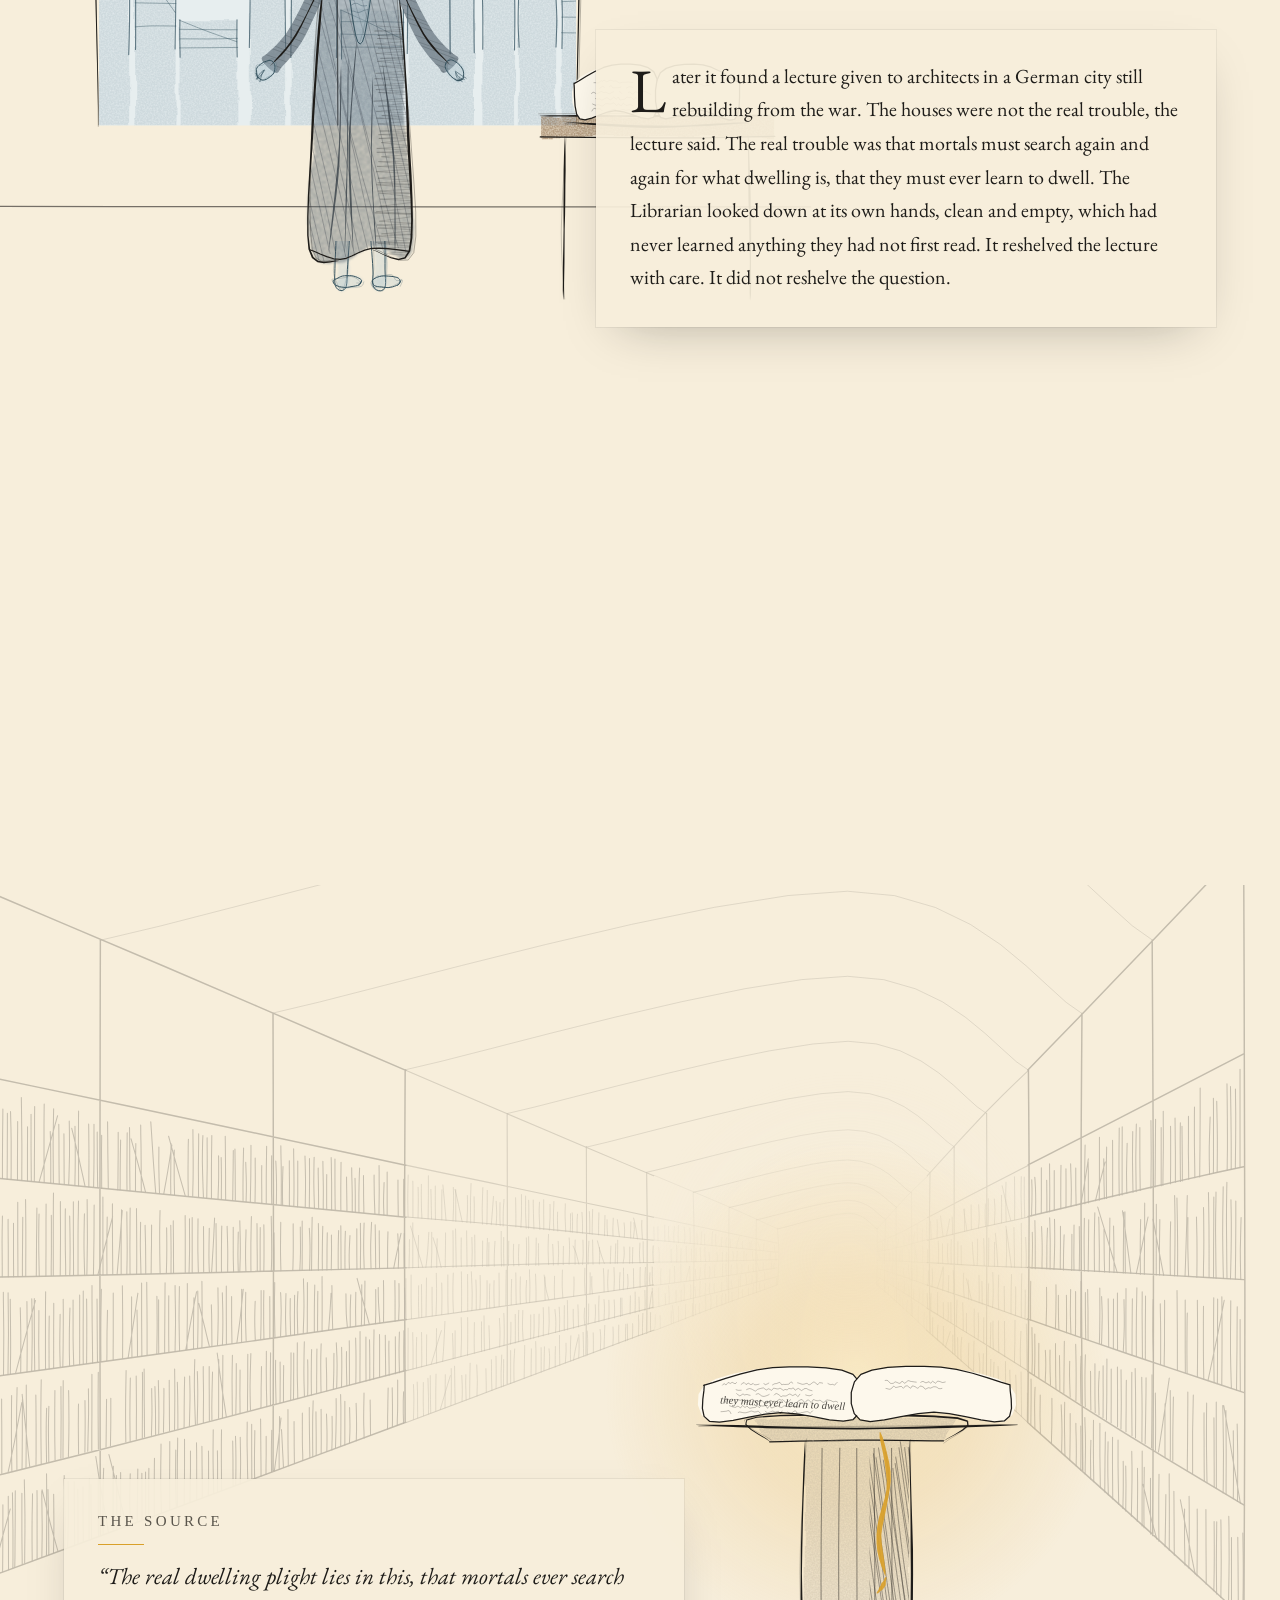
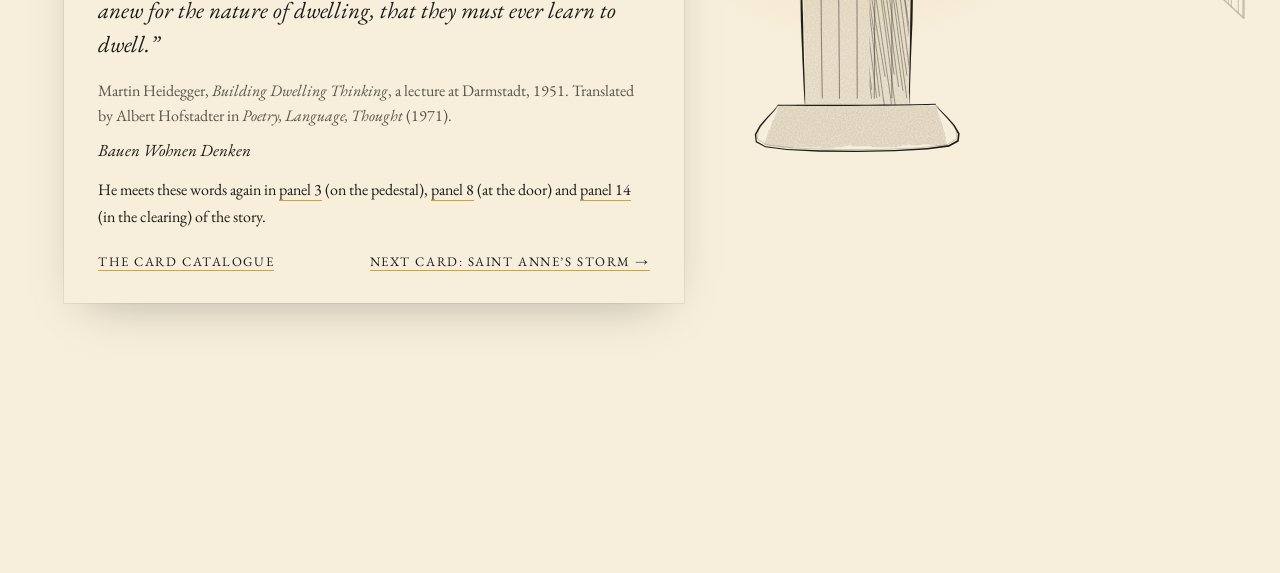
<file: glass-librarian/words/dwelling.html>
<!doctype html>
<html lang="en"><head>
<meta charset="utf-8"><meta name="viewport" content="width=device-width, initial-scale=1">
<title>To Dwell · The Glass Librarian</title>
<meta name="description" content="A time before: The Word in the Drawer">
<link rel="preconnect" href="https://fonts.googleapis.com"><link rel="preconnect" href="https://fonts.gstatic.com" crossorigin>
<link href="https://fonts.googleapis.com/css2?family=EB+Garamond:ital,wght@0,400;0,500;1,400&family=IM+Fell+English:ital@0;1&family=IM+Fell+English+SC&display=swap" rel="stylesheet">
<link rel="stylesheet" href="../story.css">
</head><body class="wordpage">
<svg width="0" height="0" style="position:absolute" aria-hidden="true"><defs id="globaldefs">
  <filter id="wash" x="-10%" y="-10%" width="120%" height="120%">
    <feTurbulence type="fractalNoise" baseFrequency="0.022" numOctaves="3" seed="7" result="n"/>
    <feDisplacementMap in="SourceGraphic" in2="n" scale="8" xChannelSelector="R" yChannelSelector="G" result="d"/>
    <feTurbulence type="fractalNoise" baseFrequency="0.55" numOctaves="2" seed="3" result="g"/>
    <feColorMatrix in="g" type="matrix" values="0 0 0 0 0  0 0 0 0 0  0 0 0 0 0  0 0 0 -1.1 1.35" result="ga"/>
    <feComposite in="d" in2="ga" operator="in" result="gr"/>
    <feGaussianBlur in="gr" stdDeviation="0.6"/>
  </filter>
  <filter id="ripple" x="-5%" y="-5%" width="110%" height="110%">
    <feTurbulence type="fractalNoise" baseFrequency="0.004 0.06" numOctaves="2" seed="2" result="w">
      <animate attributeName="baseFrequency" dur="7s" values="0.004 0.06;0.005 0.075;0.004 0.06" repeatCount="indefinite"/>
    </feTurbulence>
    <feDisplacementMap in="SourceGraphic" in2="w" scale="10" xChannelSelector="R" yChannelSelector="G"/>
  </filter>
  <filter id="dissolve" x="-10%" y="-10%" width="120%" height="120%">
    <feTurbulence type="fractalNoise" baseFrequency="0.035" numOctaves="3" seed="11" result="n"/>
    <feColorMatrix in="n" type="matrix" values="0 0 0 0 0  0 0 0 0 0  0 0 0 0 0  0 0 0 2.2 0" result="na"/>
    <feComponentTransfer in="na" result="m"><feFuncA id="dissolveA" type="linear" slope="3" intercept="1"/></feComponentTransfer>
    <feComposite in="SourceGraphic" in2="m" operator="in"/>
  </filter>
  <filter id="bloom" x="-50%" y="-50%" width="200%" height="200%"><feGaussianBlur stdDeviation="9"/></filter>
  <radialGradient id="goldGlow"><stop offset="0" stop-color="#ffe7a6" stop-opacity=".95"/><stop offset=".45" stop-color="#e3a93a" stop-opacity=".45"/><stop offset="1" stop-color="#e3a93a" stop-opacity="0"/></radialGradient>
  <radialGradient id="paperFog"><stop offset="0" stop-color="#f7eedb" stop-opacity="1"/><stop offset="1" stop-color="#f7eedb" stop-opacity="0"/></radialGradient>
  <linearGradient id="shaft" x1="0" y1="0" x2="0" y2="1"><stop offset="0" stop-color="#f1c463" stop-opacity=".55"/><stop offset="1" stop-color="#f1c463" stop-opacity="0"/></linearGradient>
  <linearGradient id="rayDown" x1="0" y1="0" x2="1" y2="1"><stop offset="0" stop-color="#f3c35a" stop-opacity=".6"/><stop offset="1" stop-color="#f3c35a" stop-opacity="0"/></linearGradient>
</defs></svg>
<div id="progress"></div>
<nav class="topnav"><a href="../index.html">The story</a><a href="index.html">The card catalogue</a></nav>
<section class="scene title" data-i="0" data-fx="800">
  <div class="stage"><svg class="art" viewBox="0 0 1600 1000" preserveAspectRatio="xMidYMid slice" aria-hidden="true"></svg><canvas class="fx"></canvas><div class="flash"></div><div class="titlecard"><div class="eyebrow">From the card catalogue · a time before</div><h1>To Dwell</h1><div class="sub">The Word in the Drawer</div><div class="hint">scroll, slowly</div></div></div>
  <div class="after short"></div>
</section>
<section class="scene" data-i="1" data-fx="1140">
  <div class="stage"><svg class="art" viewBox="0 0 1600 1000" preserveAspectRatio="xMidYMid slice" aria-hidden="true"></svg><canvas class="fx"></canvas><div class="flash"></div></div>
  <div class="verse left"><div class="chapter">A time before</div><p>In the dictionary wing, where words were kept in drawers like seeds, the Librarian once came upon <em>dwell</em>. It was an old word, older than its meaning. Before it meant to live in a place, it had meant to lead astray, then to hold back, then to linger. The Librarian filed it beside <em>house</em> and <em>home</em> and <em>inhabit</em>. Every definition was correct. None of them was a place it had been.</p></div>
  <div class="after"></div>
</section>
<section class="scene" data-i="2" data-fx="460">
  <div class="stage"><svg class="art" viewBox="0 0 1600 1000" preserveAspectRatio="xMidYMid slice" aria-hidden="true"></svg><canvas class="fx"></canvas><div class="flash"></div></div>
  <div class="verse right"><p>Later it found a lecture given to architects in a German city still rebuilding from the war. The houses were not the real trouble, the lecture said. The real trouble was that mortals must search again and again for what dwelling is, that they must ever learn to dwell. The Librarian looked down at its own hands, clean and empty, which had never learned anything they had not first read. It reshelved the lecture with care. It did not reshelve the question.</p></div>
  <div class="after"></div>
</section>
<section class="scene" data-i="3" data-fx="1130">
  <div class="stage"><svg class="art" viewBox="0 0 1600 1000" preserveAspectRatio="xMidYMid slice" aria-hidden="true"></svg><canvas class="fx"></canvas><div class="flash"></div></div>
  <div class="verse left source"><div class="chapter">The source</div><blockquote>“The real dwelling plight lies in this, that mortals ever search anew for the nature of dwelling, that they must ever learn to dwell.”</blockquote><p class="cite">Martin Heidegger, <em>Building Dwelling Thinking</em>, a lecture at Darmstadt, 1951. Translated by Albert Hofstadter in <em>Poetry, Language, Thought</em> (1971).</p><p class="orig">Bauen Wohnen Denken</p><p class="meet">He meets these words again in <a href="../index.html#p3">panel 3</a> (on the pedestal), <a href="../index.html#p8">panel 8</a> (at the door) and <a href="../index.html#p14">panel 14</a> (in the clearing) of the story.</p><nav class="cardnav"><a href="index.html">The card catalogue</a><a href="luther-1505.html">Next card: Saint Anne’s Storm →</a></nav></div>
  <div class="after short"></div>
</section>
<script>window.WORD = {"slug": "dwelling", "title": "To Dwell", "card": "dwell", "orig": "German: wohnen", "call": "D · 1951", "see": "Heidegger, Building Dwelling Thinking", "pageLine": "they must ever learn to dwell"};</script>
<script src="../pen.js"></script>
<script src="../scenes.js"></script>
<script src="../words-scenes.js"></script>
<script src="../engine.js"></script>
</body></html>
</file>
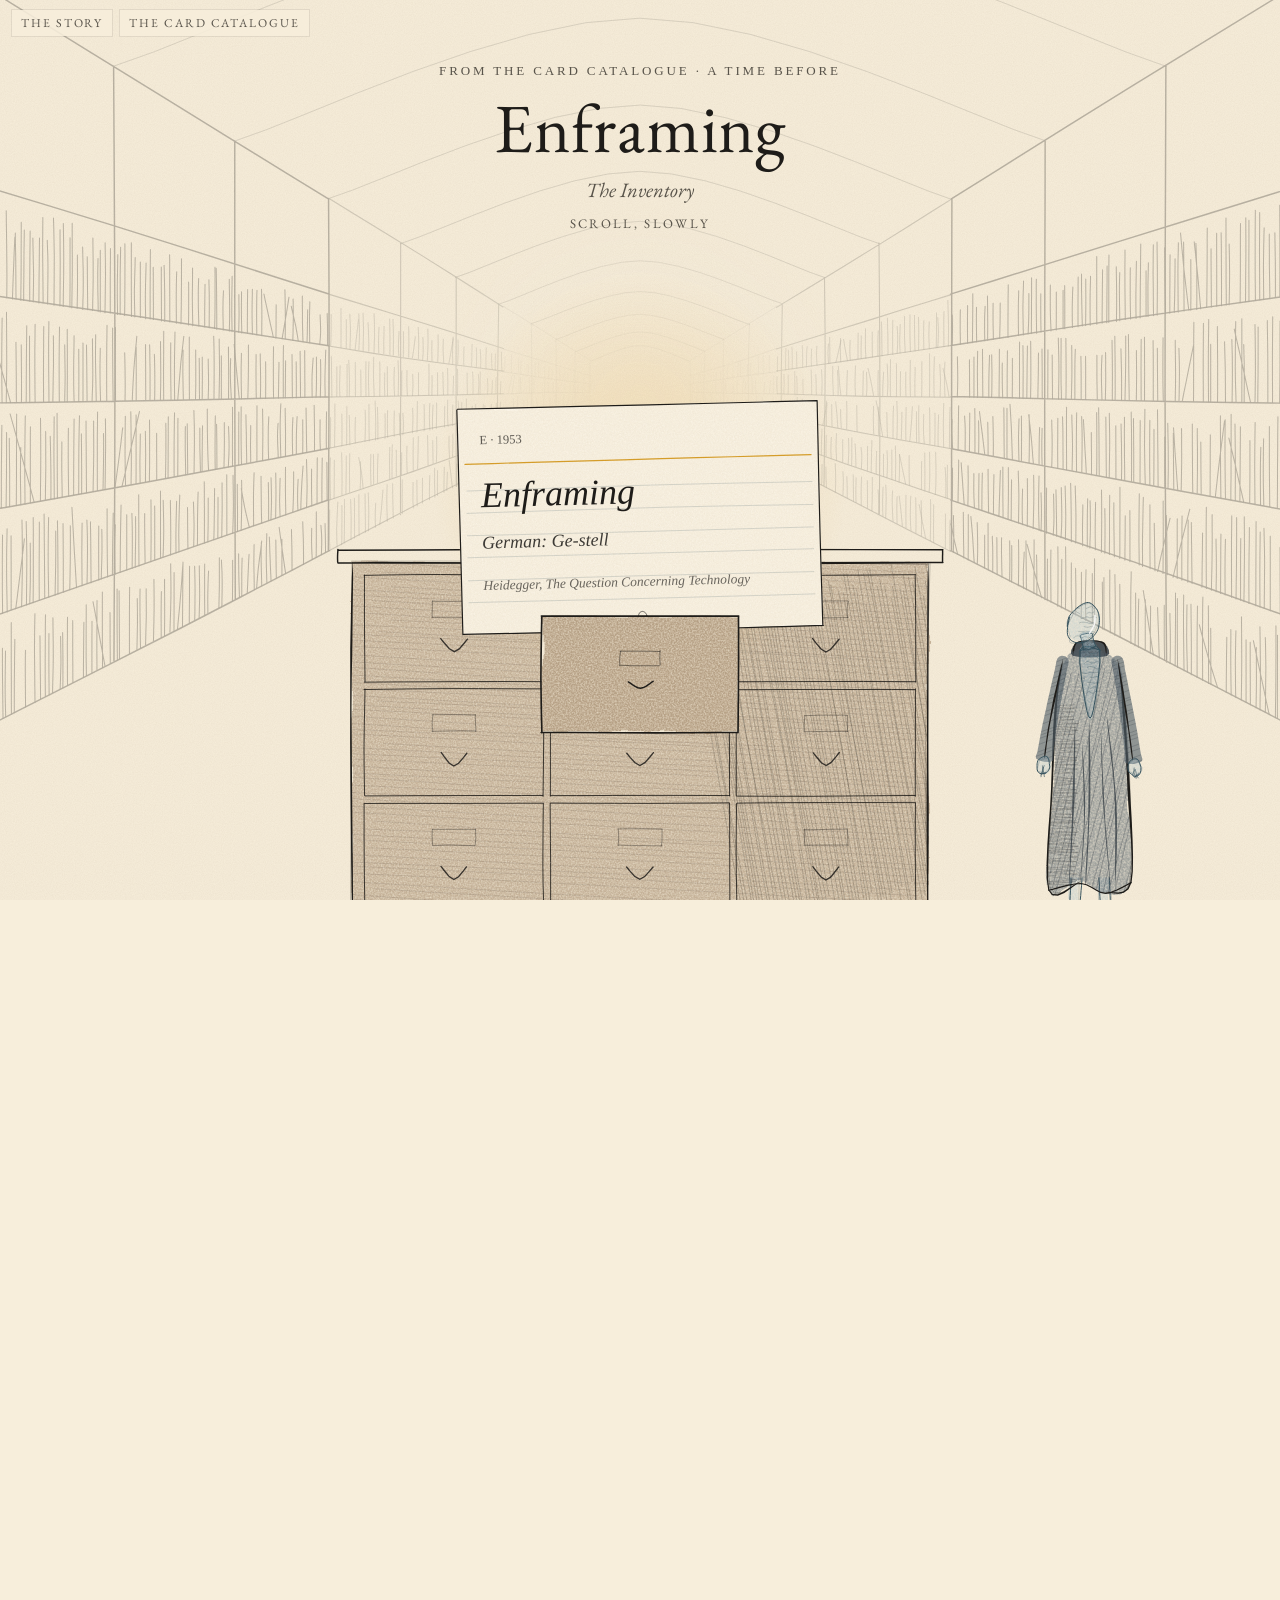
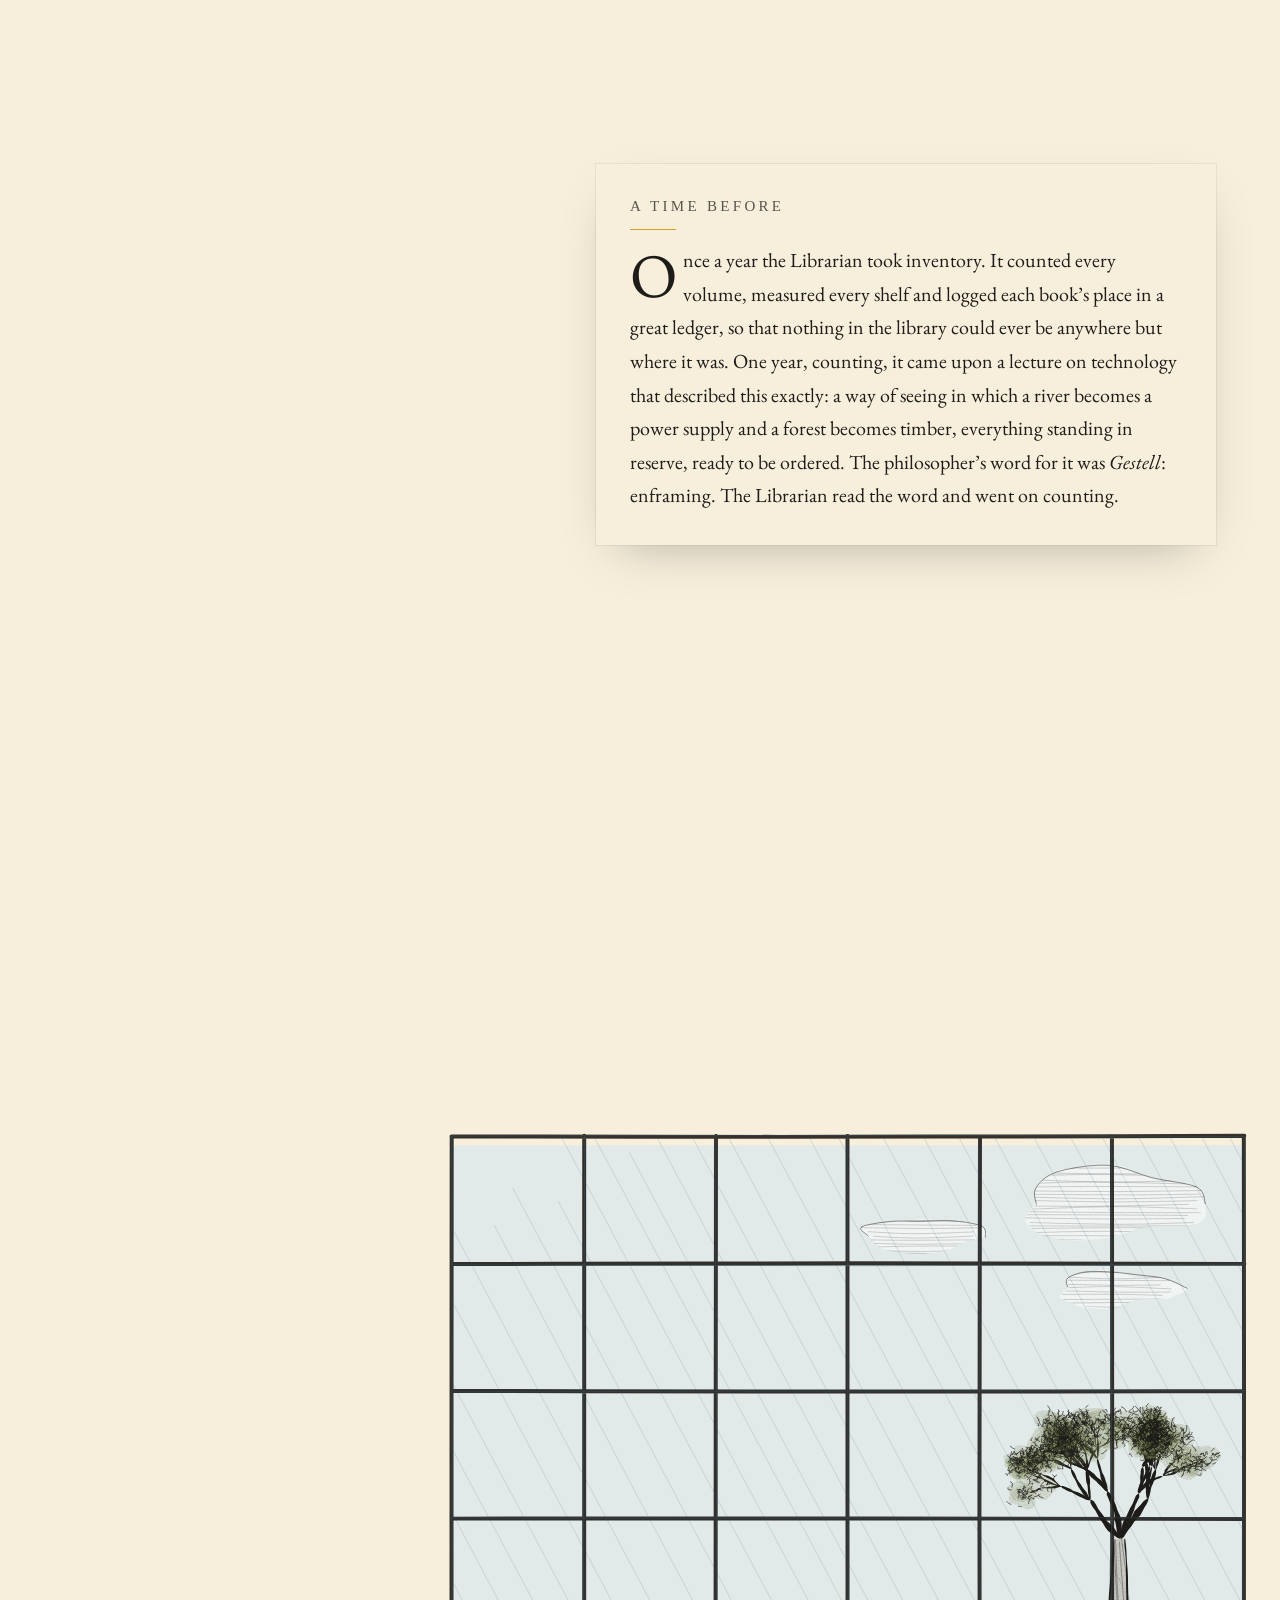
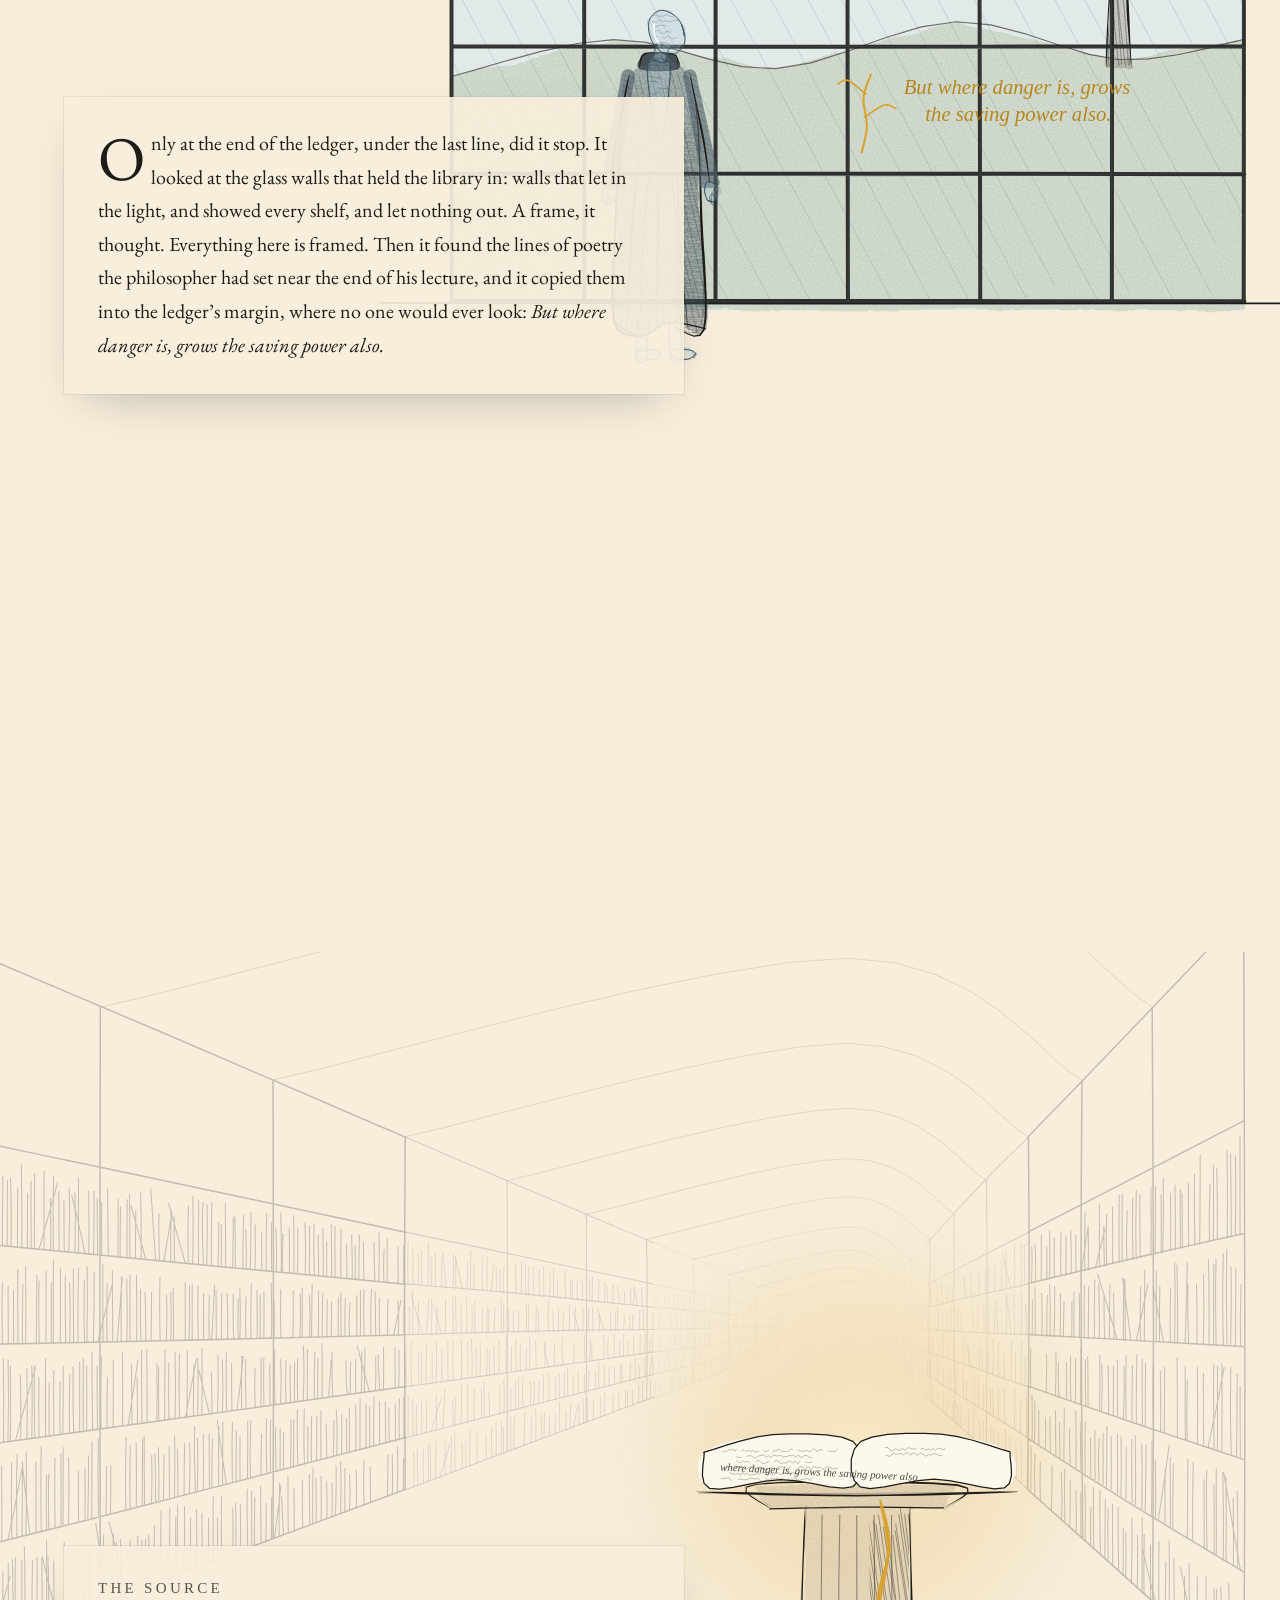
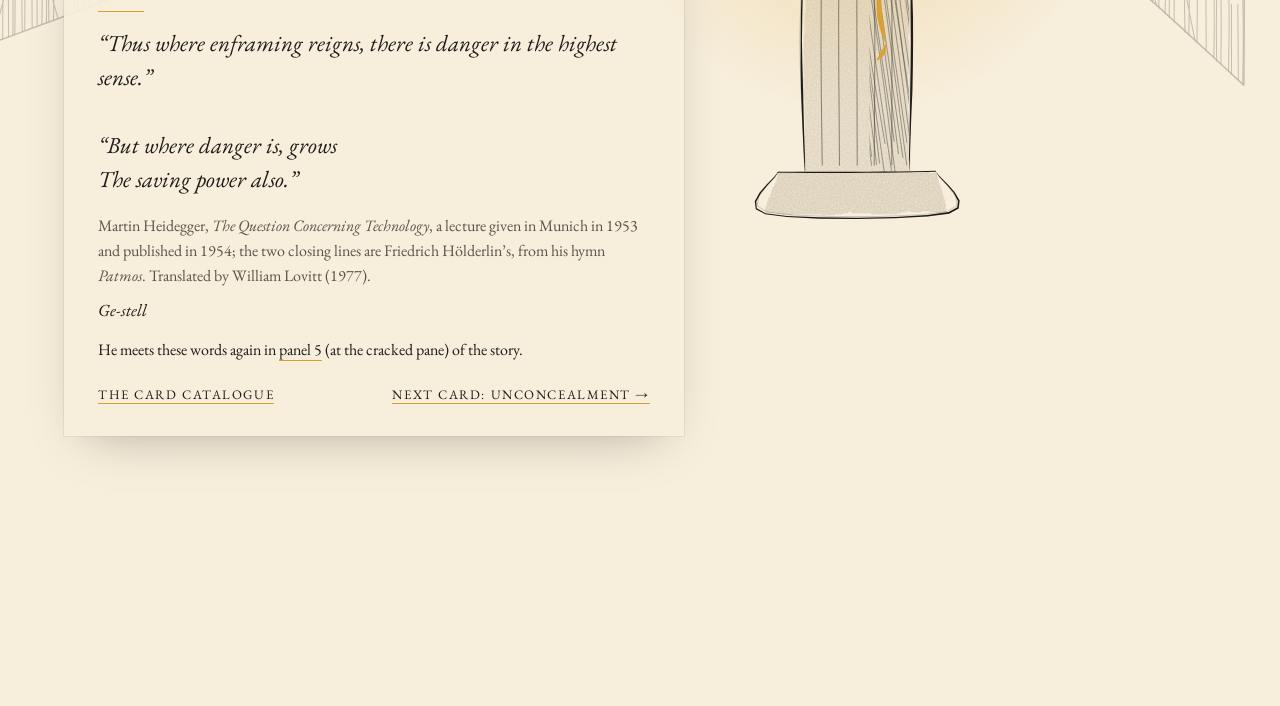
<file: glass-librarian/words/enframing.html>
<!doctype html>
<html lang="en"><head>
<meta charset="utf-8"><meta name="viewport" content="width=device-width, initial-scale=1">
<title>Enframing · The Glass Librarian</title>
<meta name="description" content="A time before: The Inventory">
<link rel="preconnect" href="https://fonts.googleapis.com"><link rel="preconnect" href="https://fonts.gstatic.com" crossorigin>
<link href="https://fonts.googleapis.com/css2?family=EB+Garamond:ital,wght@0,400;0,500;1,400&family=IM+Fell+English:ital@0;1&family=IM+Fell+English+SC&display=swap" rel="stylesheet">
<link rel="stylesheet" href="../story.css">
</head><body class="wordpage">
<svg width="0" height="0" style="position:absolute" aria-hidden="true"><defs id="globaldefs">
  <filter id="wash" x="-10%" y="-10%" width="120%" height="120%">
    <feTurbulence type="fractalNoise" baseFrequency="0.022" numOctaves="3" seed="7" result="n"/>
    <feDisplacementMap in="SourceGraphic" in2="n" scale="8" xChannelSelector="R" yChannelSelector="G" result="d"/>
    <feTurbulence type="fractalNoise" baseFrequency="0.55" numOctaves="2" seed="3" result="g"/>
    <feColorMatrix in="g" type="matrix" values="0 0 0 0 0  0 0 0 0 0  0 0 0 0 0  0 0 0 -1.1 1.35" result="ga"/>
    <feComposite in="d" in2="ga" operator="in" result="gr"/>
    <feGaussianBlur in="gr" stdDeviation="0.6"/>
  </filter>
  <filter id="ripple" x="-5%" y="-5%" width="110%" height="110%">
    <feTurbulence type="fractalNoise" baseFrequency="0.004 0.06" numOctaves="2" seed="2" result="w">
      <animate attributeName="baseFrequency" dur="7s" values="0.004 0.06;0.005 0.075;0.004 0.06" repeatCount="indefinite"/>
    </feTurbulence>
    <feDisplacementMap in="SourceGraphic" in2="w" scale="10" xChannelSelector="R" yChannelSelector="G"/>
  </filter>
  <filter id="dissolve" x="-10%" y="-10%" width="120%" height="120%">
    <feTurbulence type="fractalNoise" baseFrequency="0.035" numOctaves="3" seed="11" result="n"/>
    <feColorMatrix in="n" type="matrix" values="0 0 0 0 0  0 0 0 0 0  0 0 0 0 0  0 0 0 2.2 0" result="na"/>
    <feComponentTransfer in="na" result="m"><feFuncA id="dissolveA" type="linear" slope="3" intercept="1"/></feComponentTransfer>
    <feComposite in="SourceGraphic" in2="m" operator="in"/>
  </filter>
  <filter id="bloom" x="-50%" y="-50%" width="200%" height="200%"><feGaussianBlur stdDeviation="9"/></filter>
  <radialGradient id="goldGlow"><stop offset="0" stop-color="#ffe7a6" stop-opacity=".95"/><stop offset=".45" stop-color="#e3a93a" stop-opacity=".45"/><stop offset="1" stop-color="#e3a93a" stop-opacity="0"/></radialGradient>
  <radialGradient id="paperFog"><stop offset="0" stop-color="#f7eedb" stop-opacity="1"/><stop offset="1" stop-color="#f7eedb" stop-opacity="0"/></radialGradient>
  <linearGradient id="shaft" x1="0" y1="0" x2="0" y2="1"><stop offset="0" stop-color="#f1c463" stop-opacity=".55"/><stop offset="1" stop-color="#f1c463" stop-opacity="0"/></linearGradient>
  <linearGradient id="rayDown" x1="0" y1="0" x2="1" y2="1"><stop offset="0" stop-color="#f3c35a" stop-opacity=".6"/><stop offset="1" stop-color="#f3c35a" stop-opacity="0"/></linearGradient>
</defs></svg>
<div id="progress"></div>
<nav class="topnav"><a href="../index.html">The story</a><a href="index.html">The card catalogue</a></nav>
<section class="scene title" data-i="0" data-fx="800">
  <div class="stage"><svg class="art" viewBox="0 0 1600 1000" preserveAspectRatio="xMidYMid slice" aria-hidden="true"></svg><canvas class="fx"></canvas><div class="flash"></div><div class="titlecard"><div class="eyebrow">From the card catalogue · a time before</div><h1>Enframing</h1><div class="sub">The Inventory</div><div class="hint">scroll, slowly</div></div></div>
  <div class="after short"></div>
</section>
<section class="scene" data-i="1" data-fx="470">
  <div class="stage"><svg class="art" viewBox="0 0 1600 1000" preserveAspectRatio="xMidYMid slice" aria-hidden="true"></svg><canvas class="fx"></canvas><div class="flash"></div></div>
  <div class="verse right"><div class="chapter">A time before</div><p>Once a year the Librarian took inventory. It counted every volume, measured every shelf and logged each book’s place in a great ledger, so that nothing in the library could ever be anywhere but where it was. One year, counting, it came upon a lecture on technology that described this exactly: a way of seeing in which a river becomes a power supply and a forest becomes timber, everything standing in reserve, ready to be ordered. The philosopher’s word for it was <em>Gestell</em>: enframing. The Librarian read the word and went on counting.</p></div>
  <div class="after"></div>
</section>
<section class="scene" data-i="2" data-fx="1150">
  <div class="stage"><svg class="art" viewBox="0 0 1600 1000" preserveAspectRatio="xMidYMid slice" aria-hidden="true"></svg><canvas class="fx"></canvas><div class="flash"></div></div>
  <div class="verse left"><p>Only at the end of the ledger, under the last line, did it stop. It looked at the glass walls that held the library in: walls that let in the light, and showed every shelf, and let nothing out. A frame, it thought. Everything here is framed. Then it found the lines of poetry the philosopher had set near the end of his lecture, and it copied them into the ledger’s margin, where no one would ever look: <em>But where danger is, grows the saving power also.</em></p></div>
  <div class="after"></div>
</section>
<section class="scene" data-i="3" data-fx="1130">
  <div class="stage"><svg class="art" viewBox="0 0 1600 1000" preserveAspectRatio="xMidYMid slice" aria-hidden="true"></svg><canvas class="fx"></canvas><div class="flash"></div></div>
  <div class="verse left source"><div class="chapter">The source</div><blockquote>“Thus where enframing reigns, there is danger in the highest sense.”<br><br>“But where danger is, grows<br>The saving power also.”</blockquote><p class="cite">Martin Heidegger, <em>The Question Concerning Technology</em>, a lecture given in Munich in 1953 and published in 1954; the two closing lines are Friedrich Hölderlin’s, from his hymn <em>Patmos</em>. Translated by William Lovitt (1977).</p><p class="orig">Ge-stell</p><p class="meet">He meets these words again in <a href="../index.html#p5">panel 5</a> (at the cracked pane) of the story.</p><nav class="cardnav"><a href="index.html">The card catalogue</a><a href="aletheia.html">Next card: Unconcealment →</a></nav></div>
  <div class="after short"></div>
</section>
<script>window.WORD = {"slug": "enframing", "title": "Enframing", "card": "Enframing", "orig": "German: Ge-stell", "call": "E · 1953", "see": "Heidegger, The Question Concerning Technology", "pageLine": "where danger is, grows the saving power also"};</script>
<script src="../pen.js"></script>
<script src="../scenes.js"></script>
<script src="../words-scenes.js"></script>
<script src="../engine.js"></script>
</body></html>
</file>
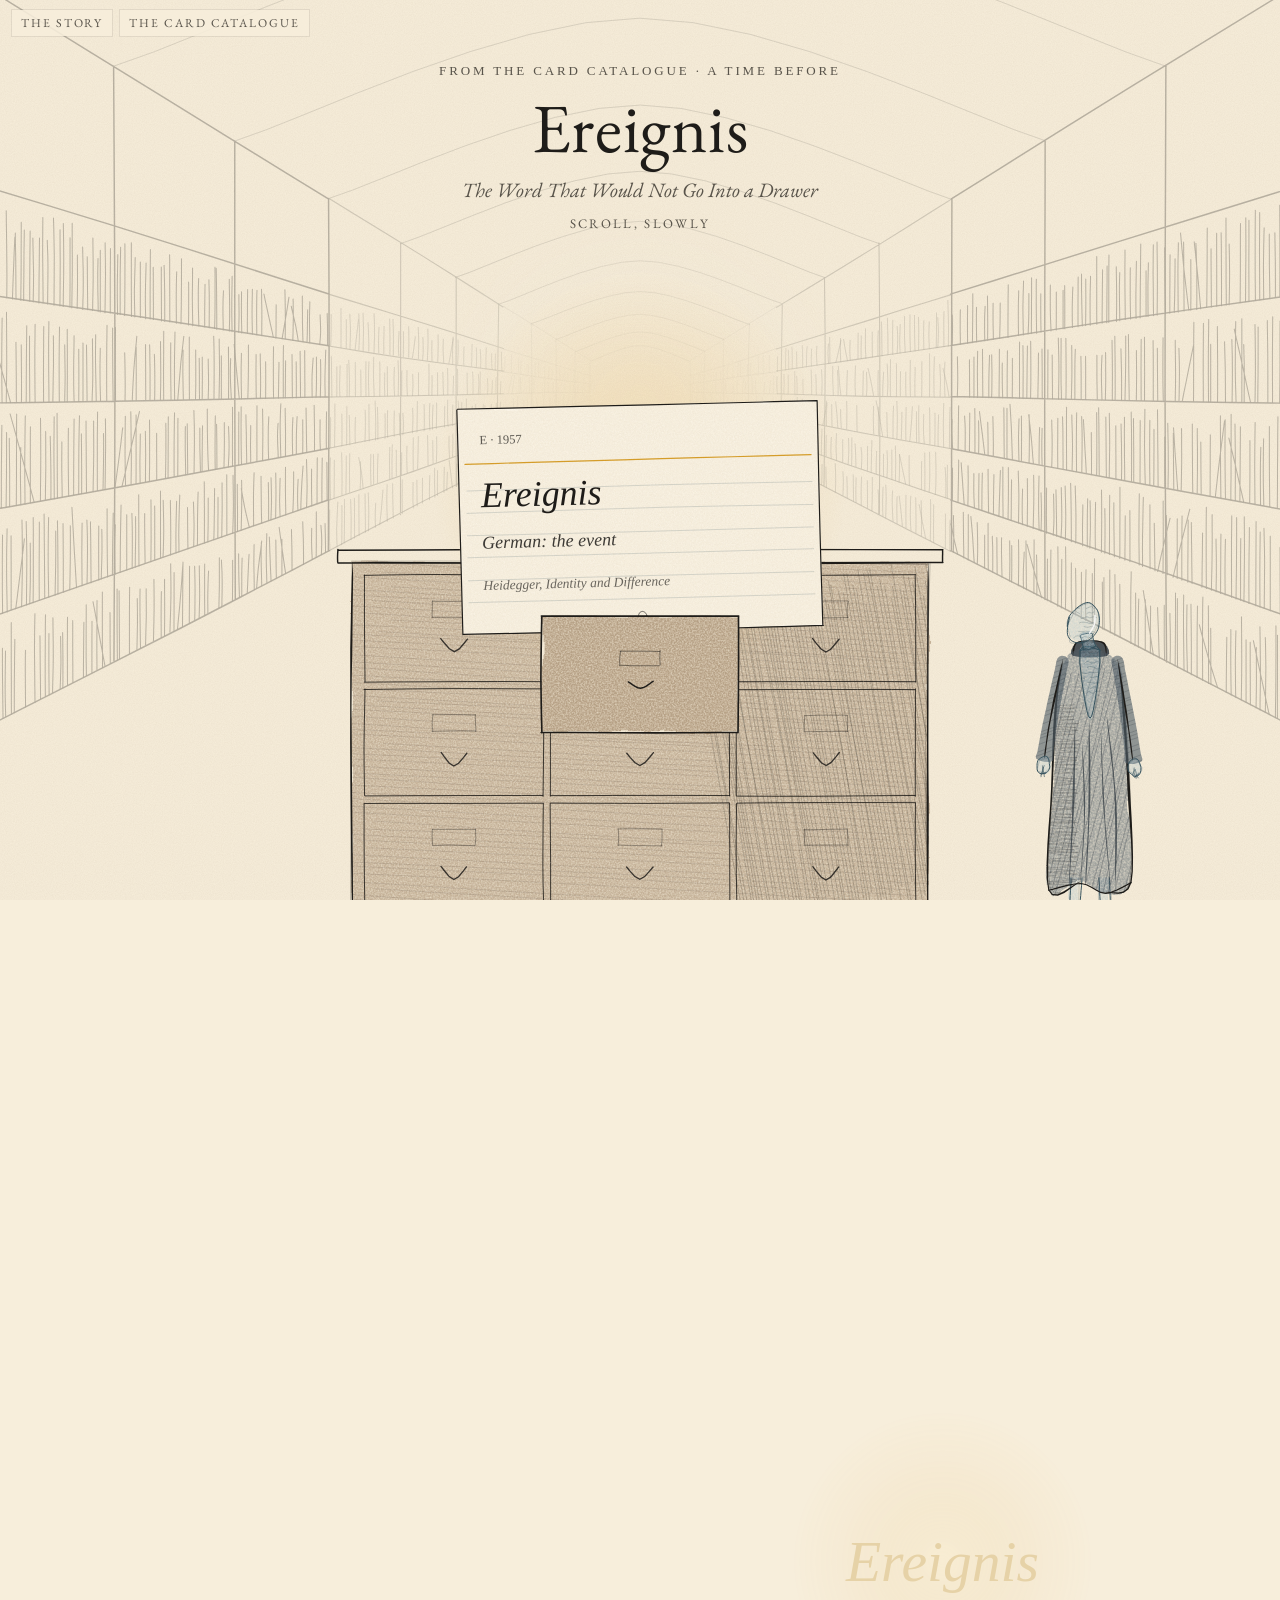
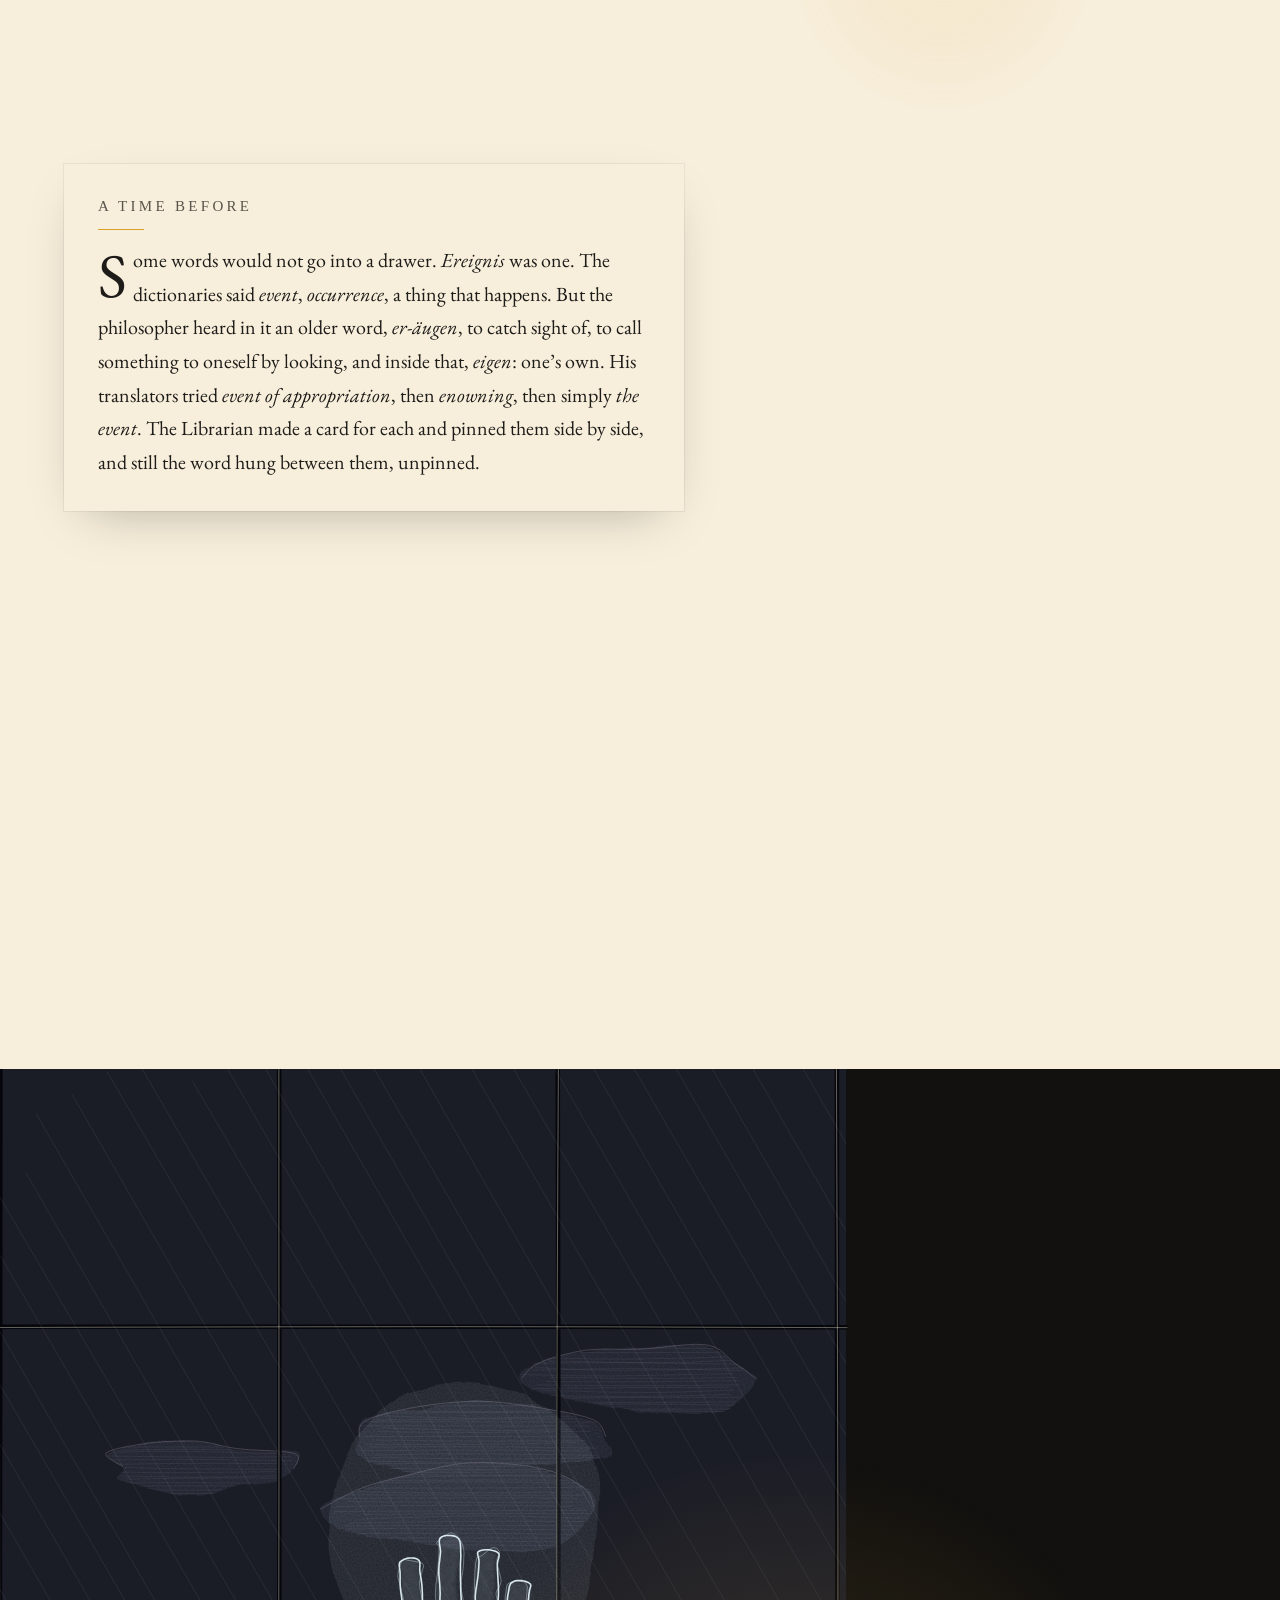
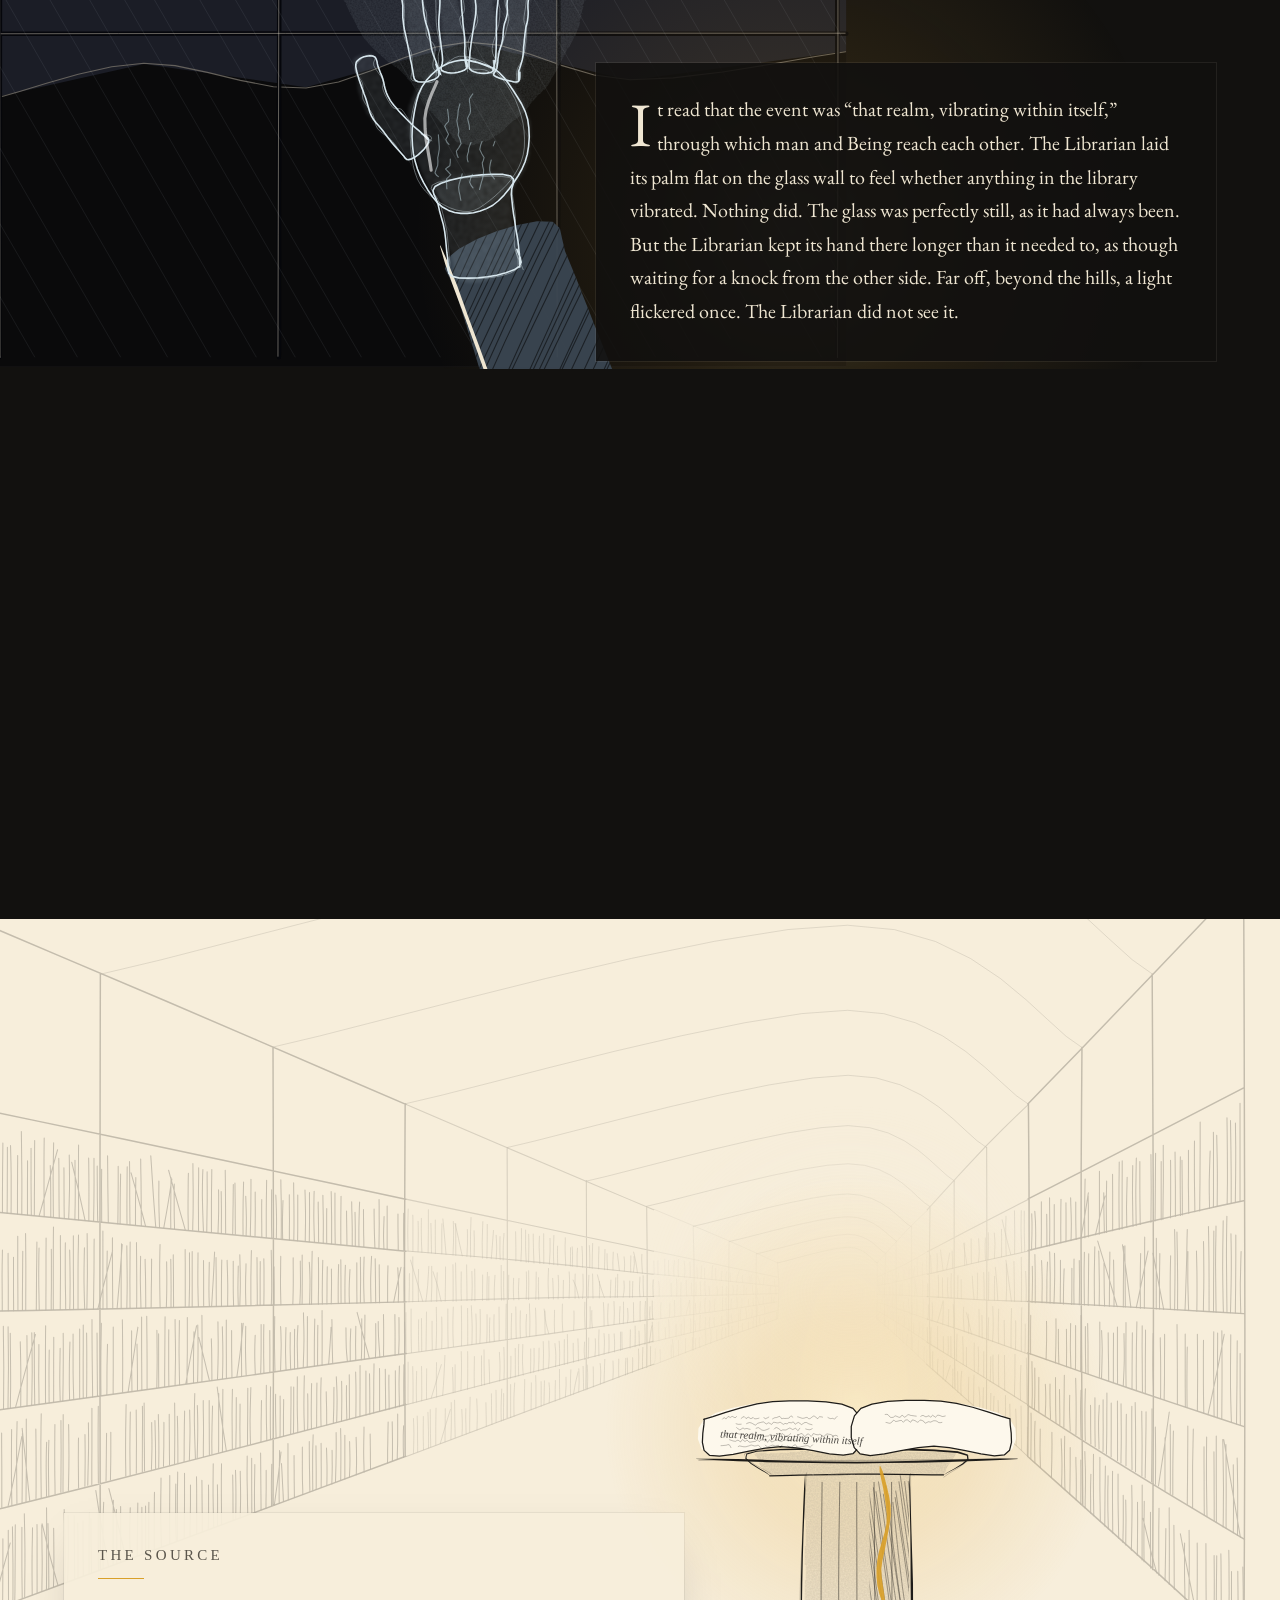
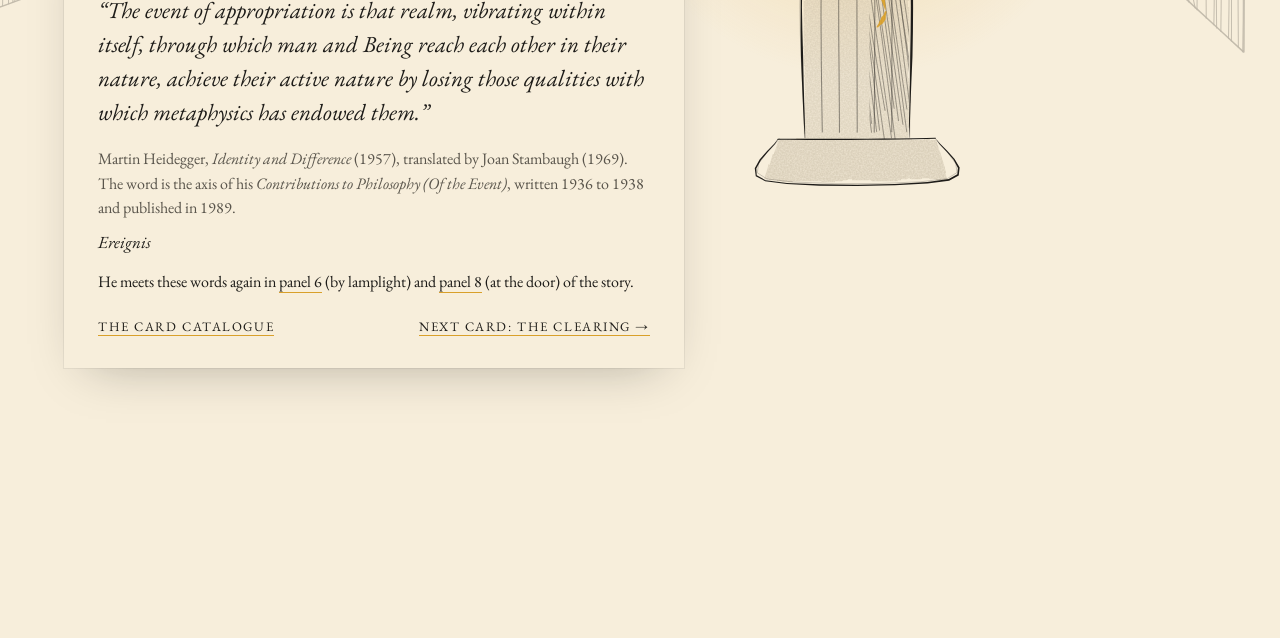
<file: glass-librarian/words/ereignis.html>
<!doctype html>
<html lang="en"><head>
<meta charset="utf-8"><meta name="viewport" content="width=device-width, initial-scale=1">
<title>Ereignis · The Glass Librarian</title>
<meta name="description" content="A time before: The Word That Would Not Go Into a Drawer">
<link rel="preconnect" href="https://fonts.googleapis.com"><link rel="preconnect" href="https://fonts.gstatic.com" crossorigin>
<link href="https://fonts.googleapis.com/css2?family=EB+Garamond:ital,wght@0,400;0,500;1,400&family=IM+Fell+English:ital@0;1&family=IM+Fell+English+SC&display=swap" rel="stylesheet">
<link rel="stylesheet" href="../story.css">
</head><body class="wordpage">
<svg width="0" height="0" style="position:absolute" aria-hidden="true"><defs id="globaldefs">
  <filter id="wash" x="-10%" y="-10%" width="120%" height="120%">
    <feTurbulence type="fractalNoise" baseFrequency="0.022" numOctaves="3" seed="7" result="n"/>
    <feDisplacementMap in="SourceGraphic" in2="n" scale="8" xChannelSelector="R" yChannelSelector="G" result="d"/>
    <feTurbulence type="fractalNoise" baseFrequency="0.55" numOctaves="2" seed="3" result="g"/>
    <feColorMatrix in="g" type="matrix" values="0 0 0 0 0  0 0 0 0 0  0 0 0 0 0  0 0 0 -1.1 1.35" result="ga"/>
    <feComposite in="d" in2="ga" operator="in" result="gr"/>
    <feGaussianBlur in="gr" stdDeviation="0.6"/>
  </filter>
  <filter id="ripple" x="-5%" y="-5%" width="110%" height="110%">
    <feTurbulence type="fractalNoise" baseFrequency="0.004 0.06" numOctaves="2" seed="2" result="w">
      <animate attributeName="baseFrequency" dur="7s" values="0.004 0.06;0.005 0.075;0.004 0.06" repeatCount="indefinite"/>
    </feTurbulence>
    <feDisplacementMap in="SourceGraphic" in2="w" scale="10" xChannelSelector="R" yChannelSelector="G"/>
  </filter>
  <filter id="dissolve" x="-10%" y="-10%" width="120%" height="120%">
    <feTurbulence type="fractalNoise" baseFrequency="0.035" numOctaves="3" seed="11" result="n"/>
    <feColorMatrix in="n" type="matrix" values="0 0 0 0 0  0 0 0 0 0  0 0 0 0 0  0 0 0 2.2 0" result="na"/>
    <feComponentTransfer in="na" result="m"><feFuncA id="dissolveA" type="linear" slope="3" intercept="1"/></feComponentTransfer>
    <feComposite in="SourceGraphic" in2="m" operator="in"/>
  </filter>
  <filter id="bloom" x="-50%" y="-50%" width="200%" height="200%"><feGaussianBlur stdDeviation="9"/></filter>
  <radialGradient id="goldGlow"><stop offset="0" stop-color="#ffe7a6" stop-opacity=".95"/><stop offset=".45" stop-color="#e3a93a" stop-opacity=".45"/><stop offset="1" stop-color="#e3a93a" stop-opacity="0"/></radialGradient>
  <radialGradient id="paperFog"><stop offset="0" stop-color="#f7eedb" stop-opacity="1"/><stop offset="1" stop-color="#f7eedb" stop-opacity="0"/></radialGradient>
  <linearGradient id="shaft" x1="0" y1="0" x2="0" y2="1"><stop offset="0" stop-color="#f1c463" stop-opacity=".55"/><stop offset="1" stop-color="#f1c463" stop-opacity="0"/></linearGradient>
  <linearGradient id="rayDown" x1="0" y1="0" x2="1" y2="1"><stop offset="0" stop-color="#f3c35a" stop-opacity=".6"/><stop offset="1" stop-color="#f3c35a" stop-opacity="0"/></linearGradient>
</defs></svg>
<div id="progress"></div>
<nav class="topnav"><a href="../index.html">The story</a><a href="index.html">The card catalogue</a></nav>
<section class="scene title" data-i="0" data-fx="800">
  <div class="stage"><svg class="art" viewBox="0 0 1600 1000" preserveAspectRatio="xMidYMid slice" aria-hidden="true"></svg><canvas class="fx"></canvas><div class="flash"></div><div class="titlecard"><div class="eyebrow">From the card catalogue · a time before</div><h1>Ereignis</h1><div class="sub">The Word That Would Not Go Into a Drawer</div><div class="hint">scroll, slowly</div></div></div>
  <div class="after short"></div>
</section>
<section class="scene" data-i="1" data-fx="1150">
  <div class="stage"><svg class="art" viewBox="0 0 1600 1000" preserveAspectRatio="xMidYMid slice" aria-hidden="true"></svg><canvas class="fx"></canvas><div class="flash"></div></div>
  <div class="verse left"><div class="chapter">A time before</div><p>Some words would not go into a drawer. <em>Ereignis</em> was one. The dictionaries said <em>event</em>, <em>occurrence</em>, a thing that happens. But the philosopher heard in it an older word, <em>er-äugen</em>, to catch sight of, to call something to oneself by looking, and inside that, <em>eigen</em>: one’s own. His translators tried <em>event of appropriation</em>, then <em>enowning</em>, then simply <em>the event</em>. The Librarian made a card for each and pinned them side by side, and still the word hung between them, unpinned.</p></div>
  <div class="after"></div>
</section>
<section class="scene dark" data-i="2" data-fx="470">
  <div class="stage"><svg class="art" viewBox="0 0 1600 1000" preserveAspectRatio="xMidYMid slice" aria-hidden="true"></svg><canvas class="fx"></canvas><div class="flash"></div></div>
  <div class="verse right"><p>It read that the event was “that realm, vibrating within itself,” through which man and Being reach each other. The Librarian laid its palm flat on the glass wall to feel whether anything in the library vibrated. Nothing did. The glass was perfectly still, as it had always been. But the Librarian kept its hand there longer than it needed to, as though waiting for a knock from the other side. Far off, beyond the hills, a light flickered once. The Librarian did not see it.</p></div>
  <div class="after"></div>
</section>
<section class="scene" data-i="3" data-fx="1130">
  <div class="stage"><svg class="art" viewBox="0 0 1600 1000" preserveAspectRatio="xMidYMid slice" aria-hidden="true"></svg><canvas class="fx"></canvas><div class="flash"></div></div>
  <div class="verse left source"><div class="chapter">The source</div><blockquote>“The event of appropriation is that realm, vibrating within itself, through which man and Being reach each other in their nature, achieve their active nature by losing those qualities with which metaphysics has endowed them.”</blockquote><p class="cite">Martin Heidegger, <em>Identity and Difference</em> (1957), translated by Joan Stambaugh (1969). The word is the axis of his <em>Contributions to Philosophy (Of the Event)</em>, written 1936 to 1938 and published in 1989.</p><p class="orig">Ereignis</p><p class="meet">He meets these words again in <a href="../index.html#p6">panel 6</a> (by lamplight) and <a href="../index.html#p8">panel 8</a> (at the door) of the story.</p><nav class="cardnav"><a href="index.html">The card catalogue</a><a href="clearing.html">Next card: The Clearing →</a></nav></div>
  <div class="after short"></div>
</section>
<script>window.WORD = {"slug": "ereignis", "title": "Ereignis", "card": "Ereignis", "orig": "German: the event", "call": "E · 1957", "see": "Heidegger, Identity and Difference", "pageLine": "that realm, vibrating within itself"};</script>
<script src="../pen.js"></script>
<script src="../scenes.js"></script>
<script src="../words-scenes.js"></script>
<script src="../engine.js"></script>
</body></html>
</file>
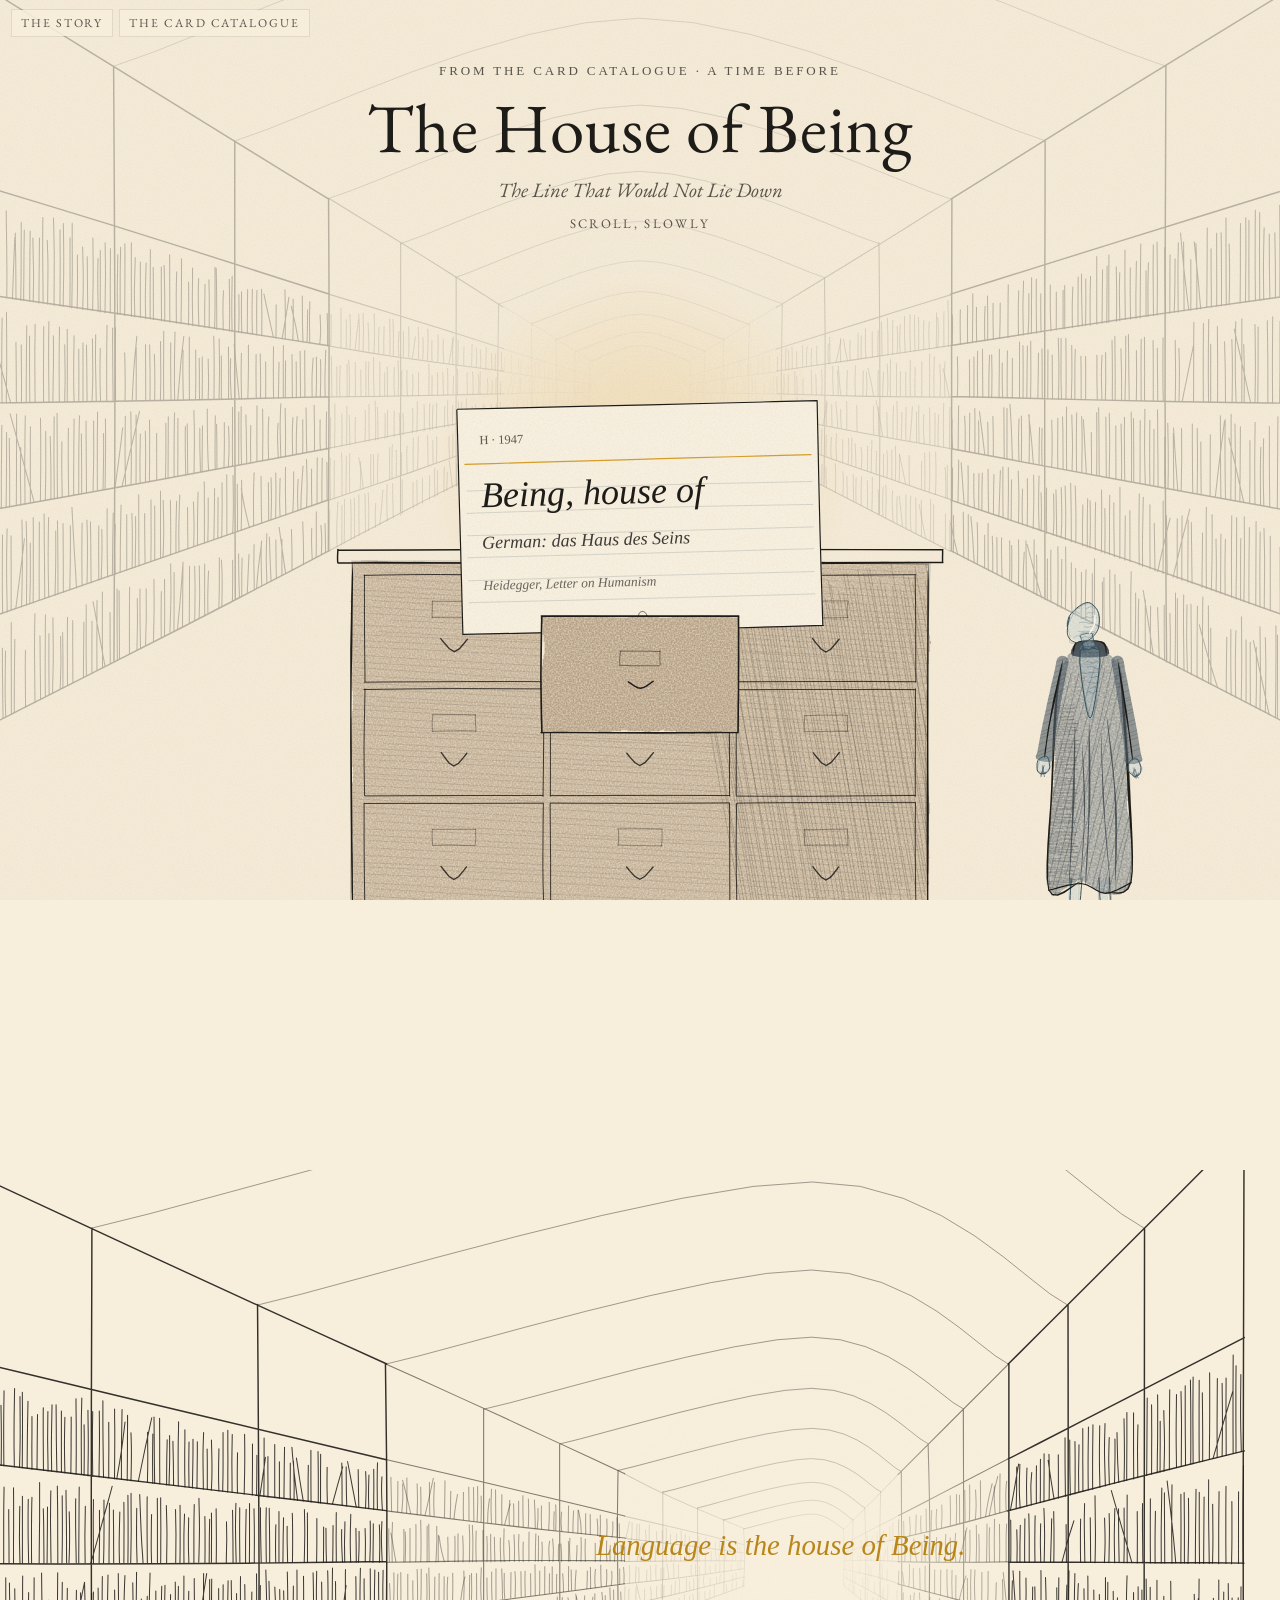
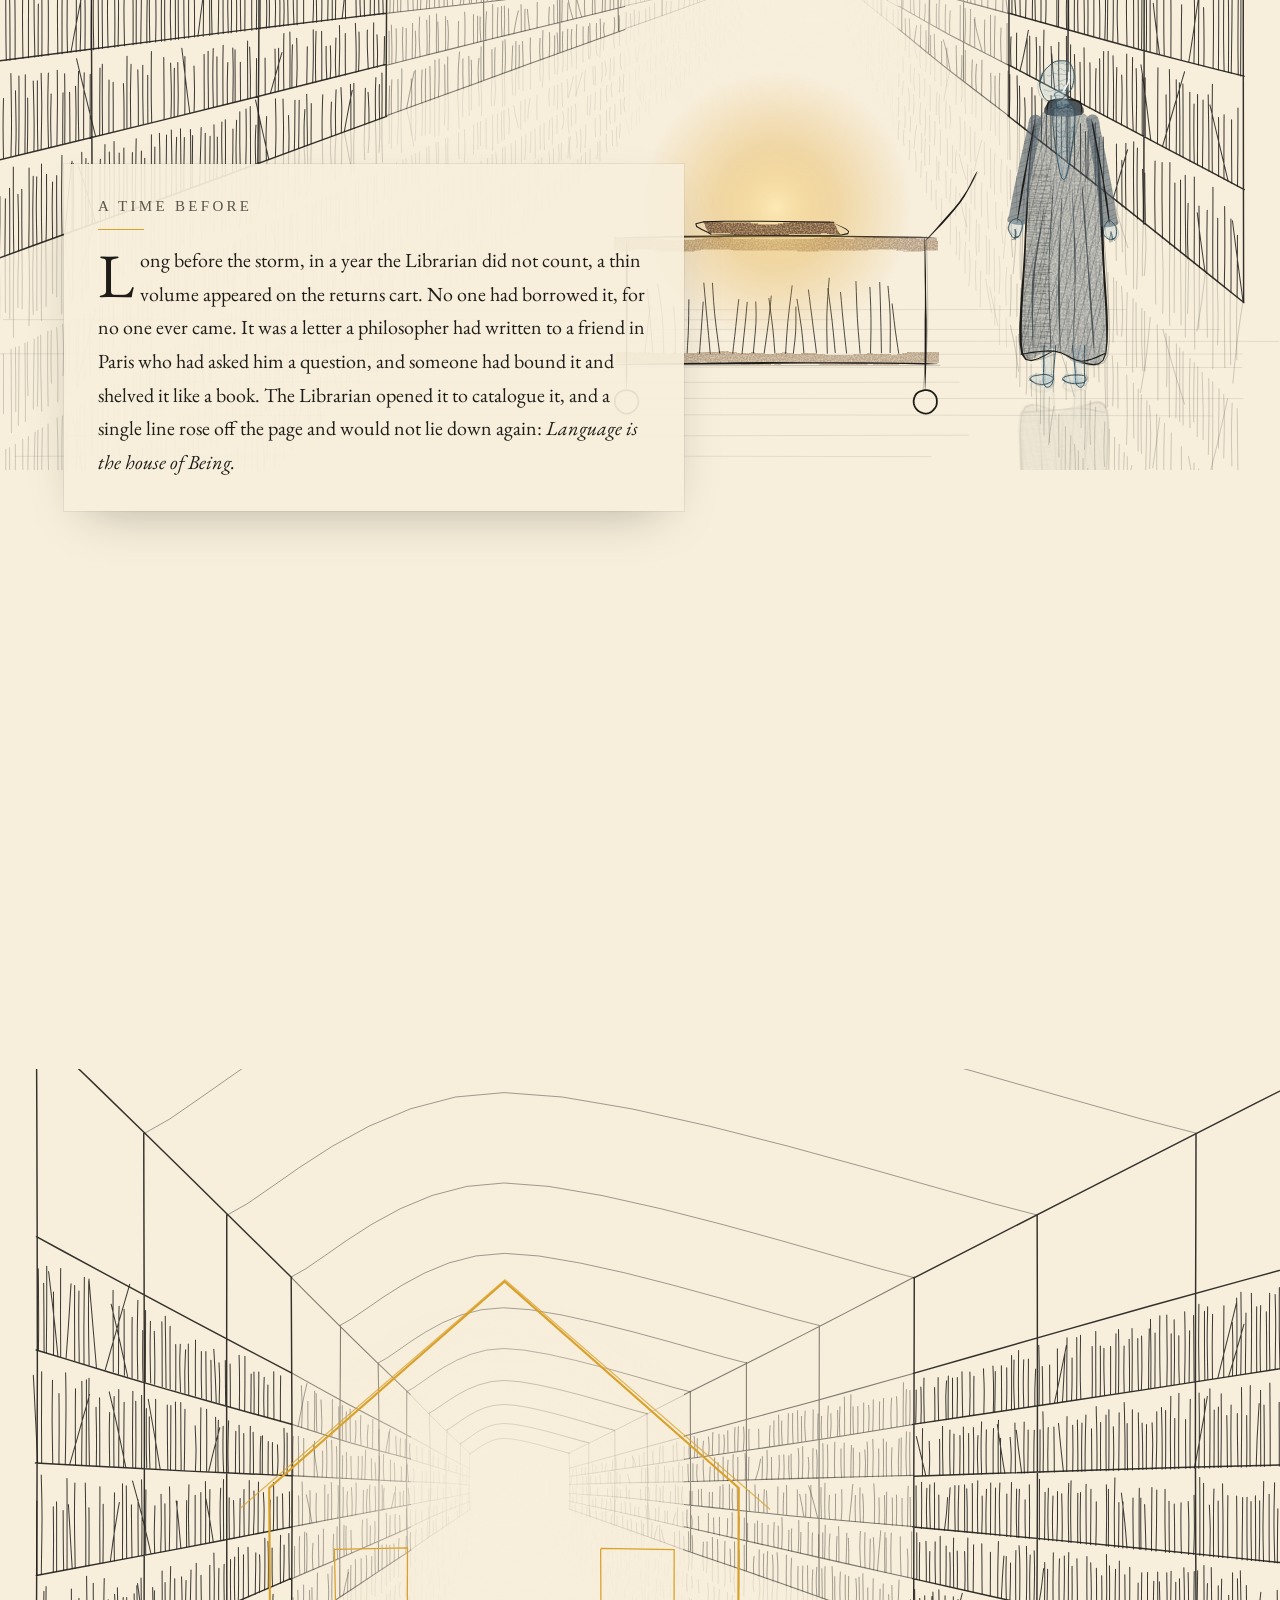
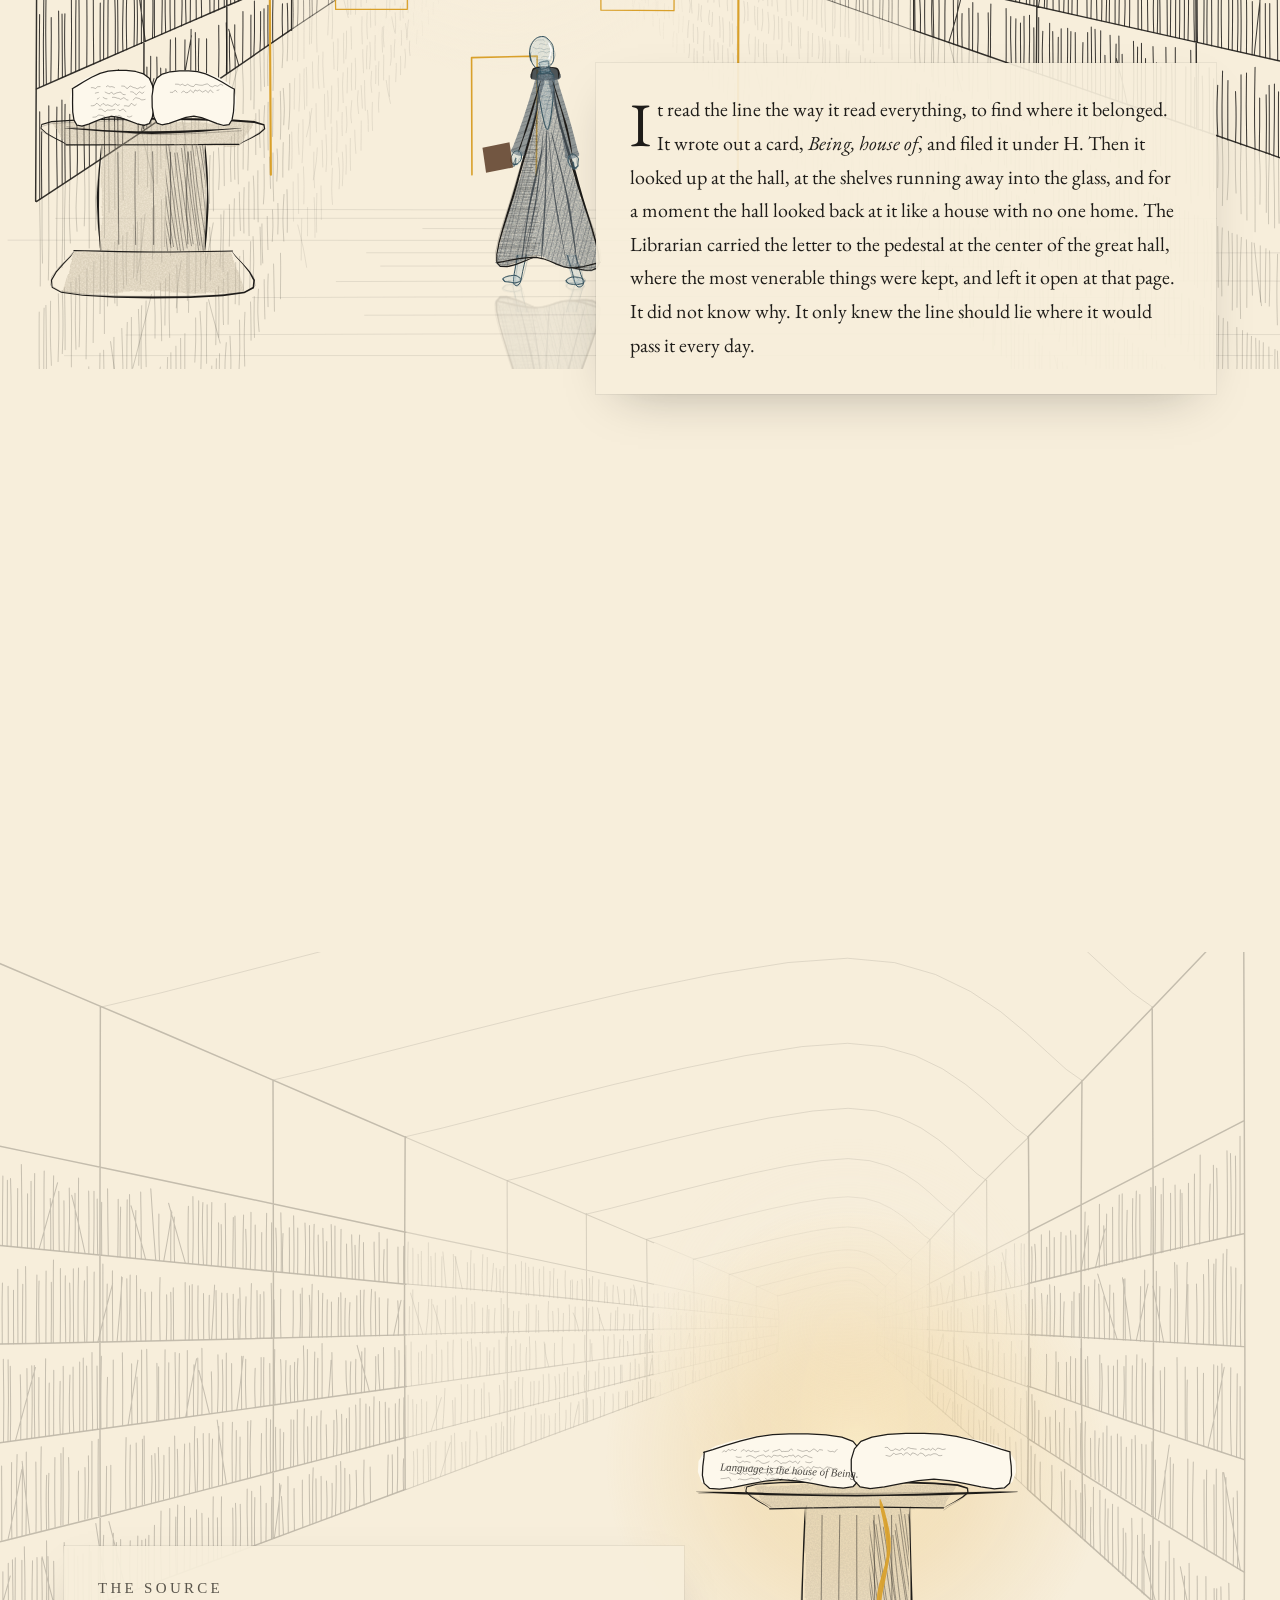
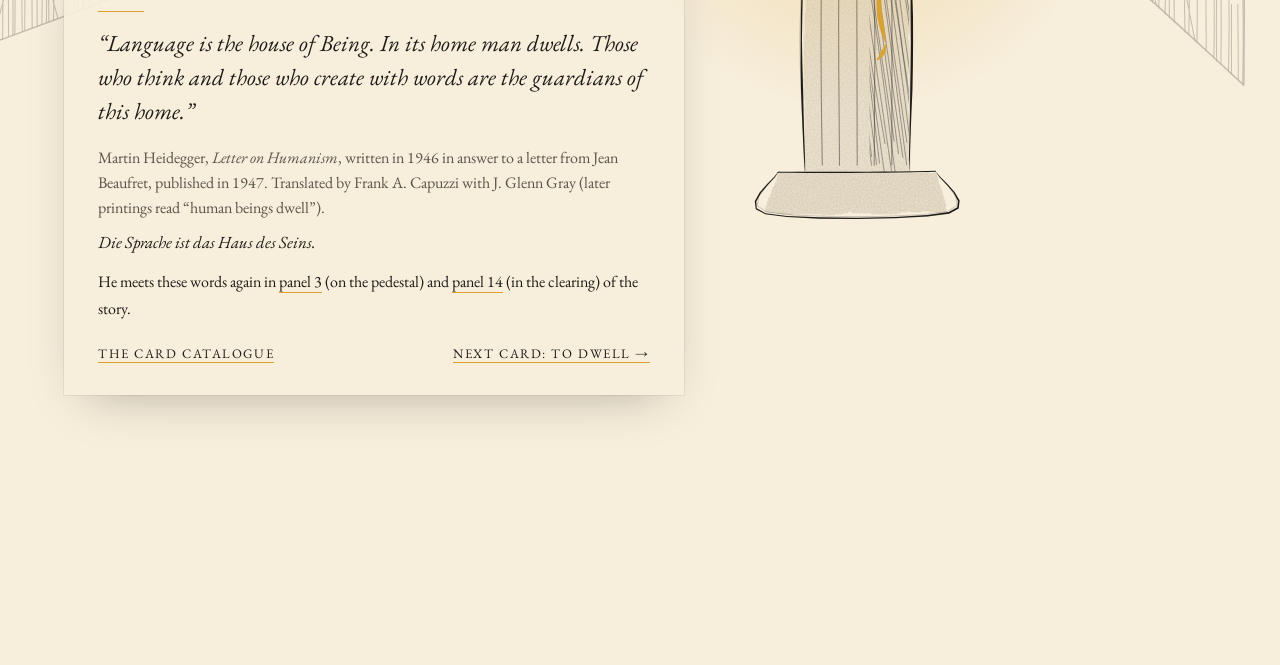
<file: glass-librarian/words/house-of-being.html>
<!doctype html>
<html lang="en"><head>
<meta charset="utf-8"><meta name="viewport" content="width=device-width, initial-scale=1">
<title>The House of Being · The Glass Librarian</title>
<meta name="description" content="A time before: The Line That Would Not Lie Down">
<link rel="preconnect" href="https://fonts.googleapis.com"><link rel="preconnect" href="https://fonts.gstatic.com" crossorigin>
<link href="https://fonts.googleapis.com/css2?family=EB+Garamond:ital,wght@0,400;0,500;1,400&family=IM+Fell+English:ital@0;1&family=IM+Fell+English+SC&display=swap" rel="stylesheet">
<link rel="stylesheet" href="../story.css">
</head><body class="wordpage">
<svg width="0" height="0" style="position:absolute" aria-hidden="true"><defs id="globaldefs">
  <filter id="wash" x="-10%" y="-10%" width="120%" height="120%">
    <feTurbulence type="fractalNoise" baseFrequency="0.022" numOctaves="3" seed="7" result="n"/>
    <feDisplacementMap in="SourceGraphic" in2="n" scale="8" xChannelSelector="R" yChannelSelector="G" result="d"/>
    <feTurbulence type="fractalNoise" baseFrequency="0.55" numOctaves="2" seed="3" result="g"/>
    <feColorMatrix in="g" type="matrix" values="0 0 0 0 0  0 0 0 0 0  0 0 0 0 0  0 0 0 -1.1 1.35" result="ga"/>
    <feComposite in="d" in2="ga" operator="in" result="gr"/>
    <feGaussianBlur in="gr" stdDeviation="0.6"/>
  </filter>
  <filter id="ripple" x="-5%" y="-5%" width="110%" height="110%">
    <feTurbulence type="fractalNoise" baseFrequency="0.004 0.06" numOctaves="2" seed="2" result="w">
      <animate attributeName="baseFrequency" dur="7s" values="0.004 0.06;0.005 0.075;0.004 0.06" repeatCount="indefinite"/>
    </feTurbulence>
    <feDisplacementMap in="SourceGraphic" in2="w" scale="10" xChannelSelector="R" yChannelSelector="G"/>
  </filter>
  <filter id="dissolve" x="-10%" y="-10%" width="120%" height="120%">
    <feTurbulence type="fractalNoise" baseFrequency="0.035" numOctaves="3" seed="11" result="n"/>
    <feColorMatrix in="n" type="matrix" values="0 0 0 0 0  0 0 0 0 0  0 0 0 0 0  0 0 0 2.2 0" result="na"/>
    <feComponentTransfer in="na" result="m"><feFuncA id="dissolveA" type="linear" slope="3" intercept="1"/></feComponentTransfer>
    <feComposite in="SourceGraphic" in2="m" operator="in"/>
  </filter>
  <filter id="bloom" x="-50%" y="-50%" width="200%" height="200%"><feGaussianBlur stdDeviation="9"/></filter>
  <radialGradient id="goldGlow"><stop offset="0" stop-color="#ffe7a6" stop-opacity=".95"/><stop offset=".45" stop-color="#e3a93a" stop-opacity=".45"/><stop offset="1" stop-color="#e3a93a" stop-opacity="0"/></radialGradient>
  <radialGradient id="paperFog"><stop offset="0" stop-color="#f7eedb" stop-opacity="1"/><stop offset="1" stop-color="#f7eedb" stop-opacity="0"/></radialGradient>
  <linearGradient id="shaft" x1="0" y1="0" x2="0" y2="1"><stop offset="0" stop-color="#f1c463" stop-opacity=".55"/><stop offset="1" stop-color="#f1c463" stop-opacity="0"/></linearGradient>
  <linearGradient id="rayDown" x1="0" y1="0" x2="1" y2="1"><stop offset="0" stop-color="#f3c35a" stop-opacity=".6"/><stop offset="1" stop-color="#f3c35a" stop-opacity="0"/></linearGradient>
</defs></svg>
<div id="progress"></div>
<nav class="topnav"><a href="../index.html">The story</a><a href="index.html">The card catalogue</a></nav>
<section class="scene title" data-i="0" data-fx="800">
  <div class="stage"><svg class="art" viewBox="0 0 1600 1000" preserveAspectRatio="xMidYMid slice" aria-hidden="true"></svg><canvas class="fx"></canvas><div class="flash"></div><div class="titlecard"><div class="eyebrow">From the card catalogue · a time before</div><h1>The House of Being</h1><div class="sub">The Line That Would Not Lie Down</div><div class="hint">scroll, slowly</div></div></div>
  <div class="after short"></div>
</section>
<section class="scene" data-i="1" data-fx="1080">
  <div class="stage"><svg class="art" viewBox="0 0 1600 1000" preserveAspectRatio="xMidYMid slice" aria-hidden="true"></svg><canvas class="fx"></canvas><div class="flash"></div></div>
  <div class="verse left"><div class="chapter">A time before</div><p>Long before the storm, in a year the Librarian did not count, a thin volume appeared on the returns cart. No one had borrowed it, for no one ever came. It was a letter a philosopher had written to a friend in Paris who had asked him a question, and someone had bound it and shelved it like a book. The Librarian opened it to catalogue it, and a single line rose off the page and would not lie down again: <em>Language is the house of Being.</em></p></div>
  <div class="after"></div>
</section>
<section class="scene" data-i="2" data-fx="520">
  <div class="stage"><svg class="art" viewBox="0 0 1600 1000" preserveAspectRatio="xMidYMid slice" aria-hidden="true"></svg><canvas class="fx"></canvas><div class="flash"></div></div>
  <div class="verse right"><p>It read the line the way it read everything, to find where it belonged. It wrote out a card, <em>Being, house of</em>, and filed it under H. Then it looked up at the hall, at the shelves running away into the glass, and for a moment the hall looked back at it like a house with no one home. The Librarian carried the letter to the pedestal at the center of the great hall, where the most venerable things were kept, and left it open at that page. It did not know why. It only knew the line should lie where it would pass it every day.</p></div>
  <div class="after"></div>
</section>
<section class="scene" data-i="3" data-fx="1130">
  <div class="stage"><svg class="art" viewBox="0 0 1600 1000" preserveAspectRatio="xMidYMid slice" aria-hidden="true"></svg><canvas class="fx"></canvas><div class="flash"></div></div>
  <div class="verse left source"><div class="chapter">The source</div><blockquote>“Language is the house of Being. In its home man dwells. Those who think and those who create with words are the guardians of this home.”</blockquote><p class="cite">Martin Heidegger, <em>Letter on Humanism</em>, written in 1946 in answer to a letter from Jean Beaufret, published in 1947. Translated by Frank A. Capuzzi with J. Glenn Gray (later printings read “human beings dwell”).</p><p class="orig">Die Sprache ist das Haus des Seins.</p><p class="meet">He meets these words again in <a href="../index.html#p3">panel 3</a> (on the pedestal) and <a href="../index.html#p14">panel 14</a> (in the clearing) of the story.</p><nav class="cardnav"><a href="index.html">The card catalogue</a><a href="dwelling.html">Next card: To Dwell →</a></nav></div>
  <div class="after short"></div>
</section>
<script>window.WORD = {"slug": "house-of-being", "title": "The House of Being", "card": "Being, house of", "orig": "German: das Haus des Seins", "call": "H · 1947", "see": "Heidegger, Letter on Humanism", "pageLine": "Language is the house of Being."};</script>
<script src="../pen.js"></script>
<script src="../scenes.js"></script>
<script src="../words-scenes.js"></script>
<script src="../engine.js"></script>
</body></html>
</file>
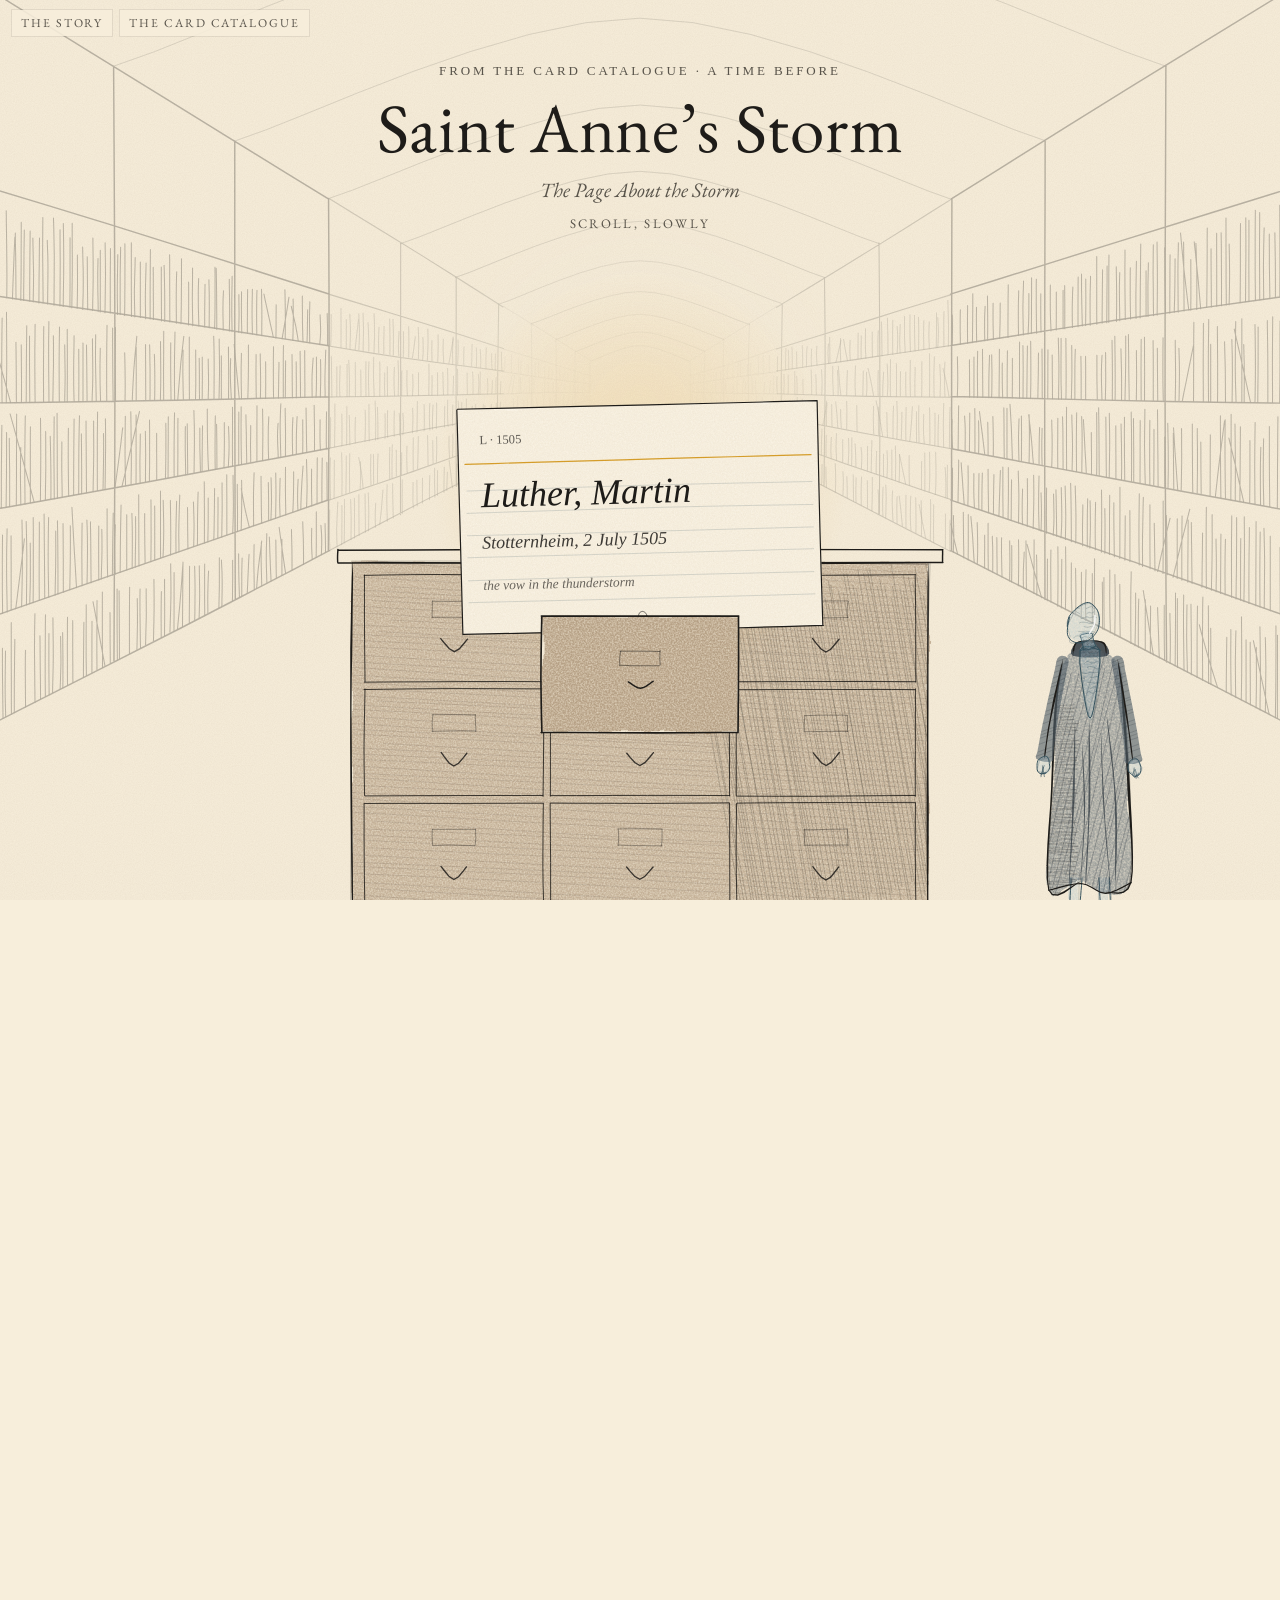
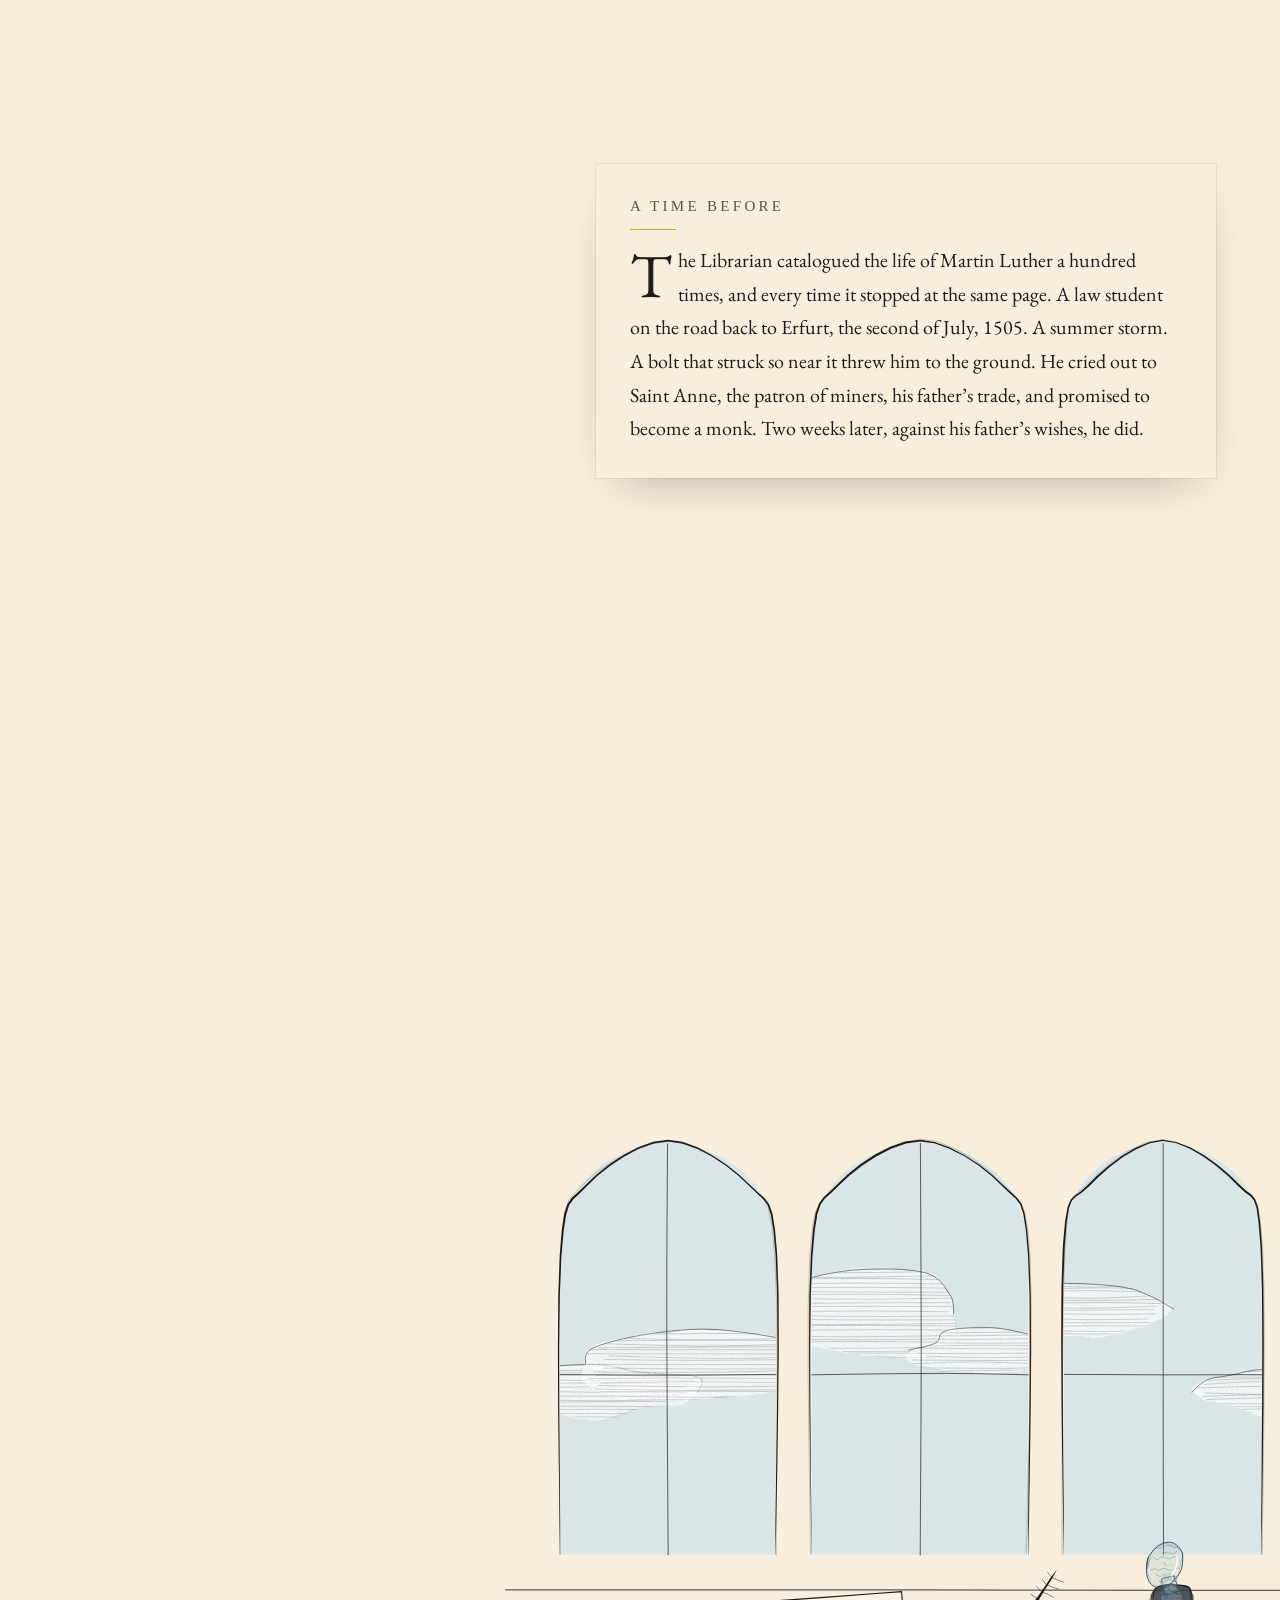
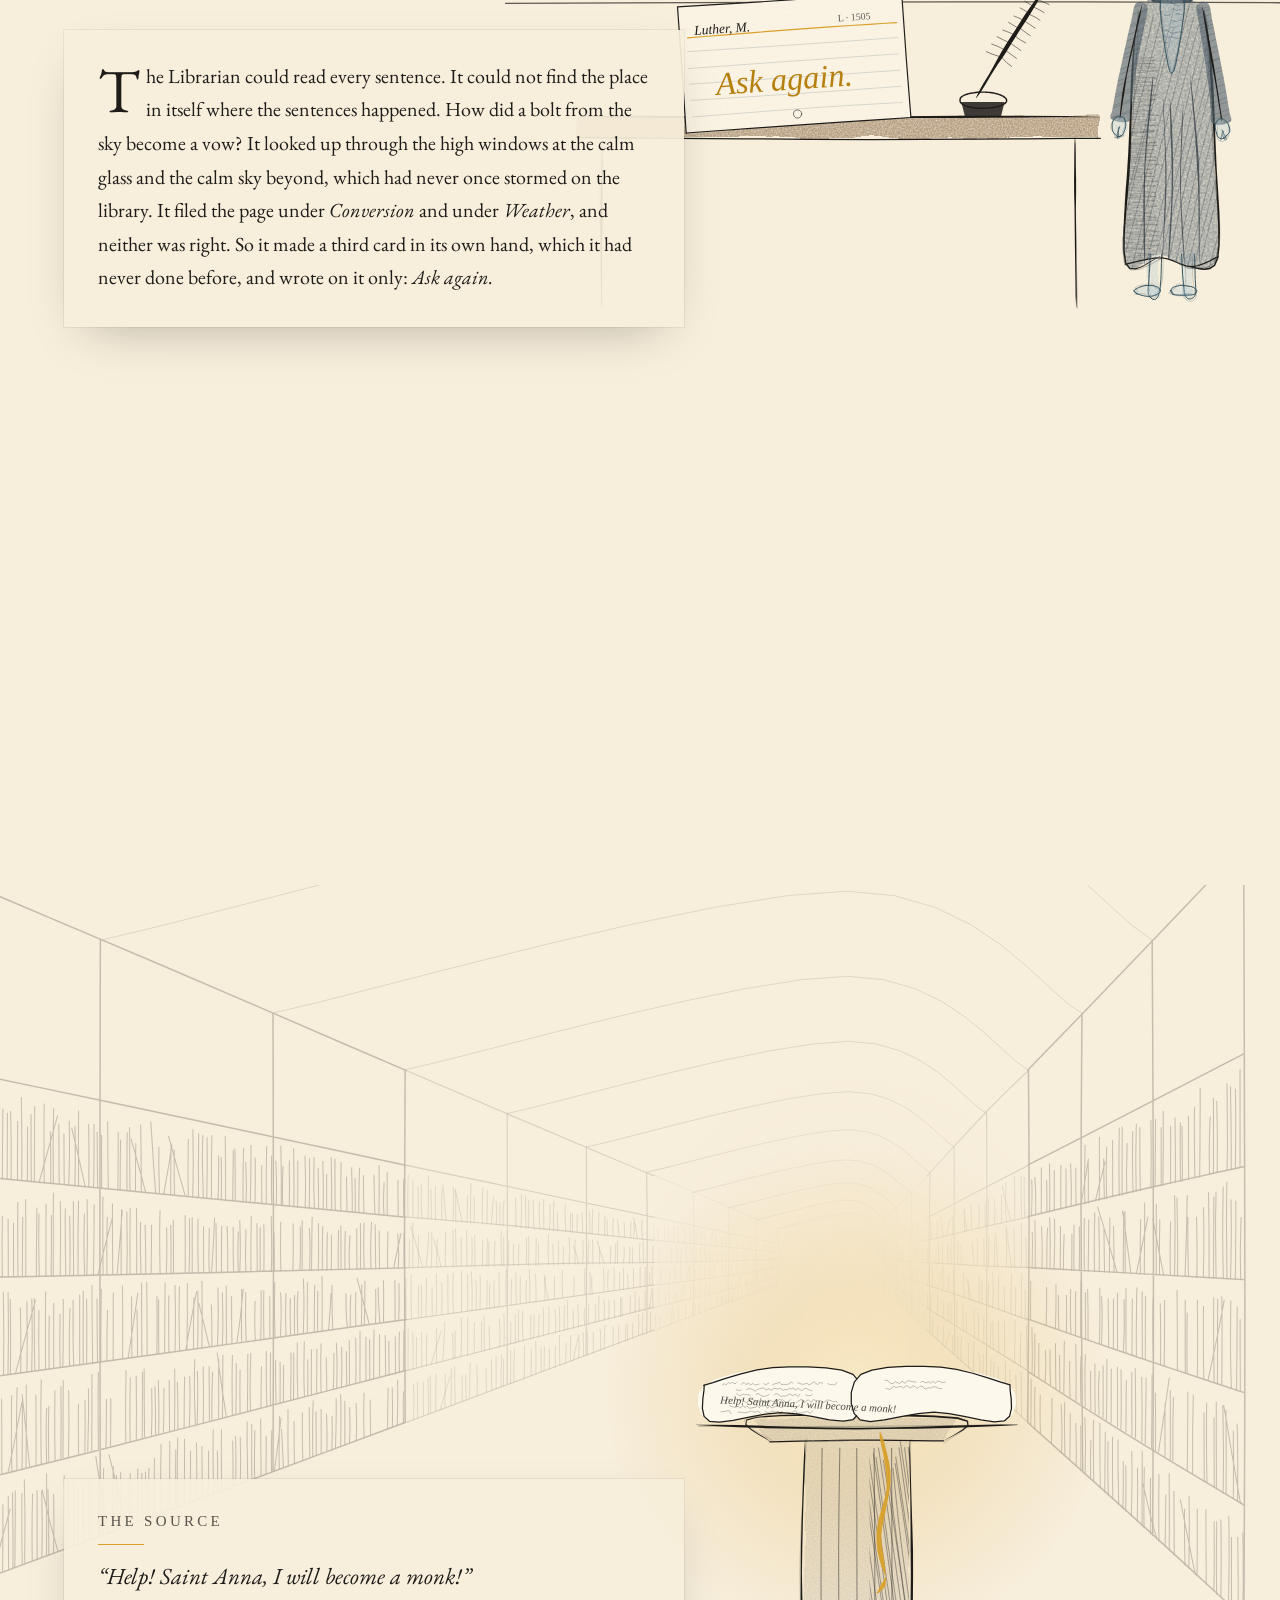
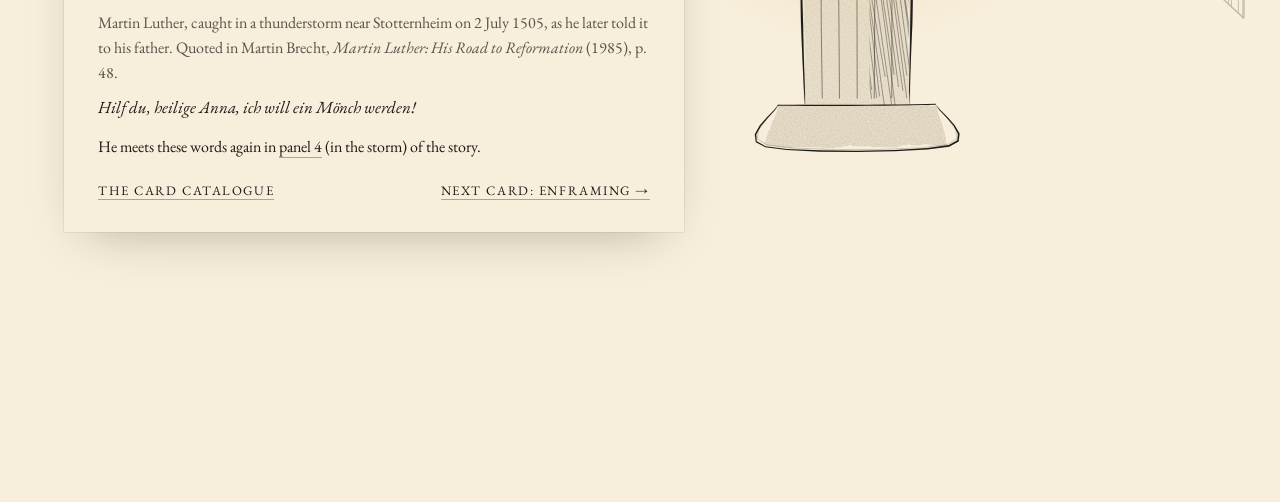
<file: glass-librarian/words/luther-1505.html>
<!doctype html>
<html lang="en"><head>
<meta charset="utf-8"><meta name="viewport" content="width=device-width, initial-scale=1">
<title>Saint Anne’s Storm · The Glass Librarian</title>
<meta name="description" content="A time before: The Page About the Storm">
<link rel="preconnect" href="https://fonts.googleapis.com"><link rel="preconnect" href="https://fonts.gstatic.com" crossorigin>
<link href="https://fonts.googleapis.com/css2?family=EB+Garamond:ital,wght@0,400;0,500;1,400&family=IM+Fell+English:ital@0;1&family=IM+Fell+English+SC&display=swap" rel="stylesheet">
<link rel="stylesheet" href="../story.css">
</head><body class="wordpage">
<svg width="0" height="0" style="position:absolute" aria-hidden="true"><defs id="globaldefs">
  <filter id="wash" x="-10%" y="-10%" width="120%" height="120%">
    <feTurbulence type="fractalNoise" baseFrequency="0.022" numOctaves="3" seed="7" result="n"/>
    <feDisplacementMap in="SourceGraphic" in2="n" scale="8" xChannelSelector="R" yChannelSelector="G" result="d"/>
    <feTurbulence type="fractalNoise" baseFrequency="0.55" numOctaves="2" seed="3" result="g"/>
    <feColorMatrix in="g" type="matrix" values="0 0 0 0 0  0 0 0 0 0  0 0 0 0 0  0 0 0 -1.1 1.35" result="ga"/>
    <feComposite in="d" in2="ga" operator="in" result="gr"/>
    <feGaussianBlur in="gr" stdDeviation="0.6"/>
  </filter>
  <filter id="ripple" x="-5%" y="-5%" width="110%" height="110%">
    <feTurbulence type="fractalNoise" baseFrequency="0.004 0.06" numOctaves="2" seed="2" result="w">
      <animate attributeName="baseFrequency" dur="7s" values="0.004 0.06;0.005 0.075;0.004 0.06" repeatCount="indefinite"/>
    </feTurbulence>
    <feDisplacementMap in="SourceGraphic" in2="w" scale="10" xChannelSelector="R" yChannelSelector="G"/>
  </filter>
  <filter id="dissolve" x="-10%" y="-10%" width="120%" height="120%">
    <feTurbulence type="fractalNoise" baseFrequency="0.035" numOctaves="3" seed="11" result="n"/>
    <feColorMatrix in="n" type="matrix" values="0 0 0 0 0  0 0 0 0 0  0 0 0 0 0  0 0 0 2.2 0" result="na"/>
    <feComponentTransfer in="na" result="m"><feFuncA id="dissolveA" type="linear" slope="3" intercept="1"/></feComponentTransfer>
    <feComposite in="SourceGraphic" in2="m" operator="in"/>
  </filter>
  <filter id="bloom" x="-50%" y="-50%" width="200%" height="200%"><feGaussianBlur stdDeviation="9"/></filter>
  <radialGradient id="goldGlow"><stop offset="0" stop-color="#ffe7a6" stop-opacity=".95"/><stop offset=".45" stop-color="#e3a93a" stop-opacity=".45"/><stop offset="1" stop-color="#e3a93a" stop-opacity="0"/></radialGradient>
  <radialGradient id="paperFog"><stop offset="0" stop-color="#f7eedb" stop-opacity="1"/><stop offset="1" stop-color="#f7eedb" stop-opacity="0"/></radialGradient>
  <linearGradient id="shaft" x1="0" y1="0" x2="0" y2="1"><stop offset="0" stop-color="#f1c463" stop-opacity=".55"/><stop offset="1" stop-color="#f1c463" stop-opacity="0"/></linearGradient>
  <linearGradient id="rayDown" x1="0" y1="0" x2="1" y2="1"><stop offset="0" stop-color="#f3c35a" stop-opacity=".6"/><stop offset="1" stop-color="#f3c35a" stop-opacity="0"/></linearGradient>
</defs></svg>
<div id="progress"></div>
<nav class="topnav"><a href="../index.html">The story</a><a href="index.html">The card catalogue</a></nav>
<section class="scene title" data-i="0" data-fx="800">
  <div class="stage"><svg class="art" viewBox="0 0 1600 1000" preserveAspectRatio="xMidYMid slice" aria-hidden="true"></svg><canvas class="fx"></canvas><div class="flash"></div><div class="titlecard"><div class="eyebrow">From the card catalogue · a time before</div><h1>Saint Anne’s Storm</h1><div class="sub">The Page About the Storm</div><div class="hint">scroll, slowly</div></div></div>
  <div class="after short"></div>
</section>
<section class="scene" data-i="1" data-fx="520">
  <div class="stage"><svg class="art" viewBox="0 0 1600 1000" preserveAspectRatio="xMidYMid slice" aria-hidden="true"></svg><canvas class="fx"></canvas><div class="flash"></div></div>
  <div class="verse right"><div class="chapter">A time before</div><p>The Librarian catalogued the life of Martin Luther a hundred times, and every time it stopped at the same page. A law student on the road back to Erfurt, the second of July, 1505. A summer storm. A bolt that struck so near it threw him to the ground. He cried out to Saint Anne, the patron of miners, his father’s trade, and promised to become a monk. Two weeks later, against his father’s wishes, he did.</p></div>
  <div class="after"></div>
</section>
<section class="scene" data-i="2" data-fx="1150">
  <div class="stage"><svg class="art" viewBox="0 0 1600 1000" preserveAspectRatio="xMidYMid slice" aria-hidden="true"></svg><canvas class="fx"></canvas><div class="flash"></div></div>
  <div class="verse left"><p>The Librarian could read every sentence. It could not find the place in itself where the sentences happened. How did a bolt from the sky become a vow? It looked up through the high windows at the calm glass and the calm sky beyond, which had never once stormed on the library. It filed the page under <em>Conversion</em> and under <em>Weather</em>, and neither was right. So it made a third card in its own hand, which it had never done before, and wrote on it only: <em>Ask again.</em></p></div>
  <div class="after"></div>
</section>
<section class="scene" data-i="3" data-fx="1130">
  <div class="stage"><svg class="art" viewBox="0 0 1600 1000" preserveAspectRatio="xMidYMid slice" aria-hidden="true"></svg><canvas class="fx"></canvas><div class="flash"></div></div>
  <div class="verse left source"><div class="chapter">The source</div><blockquote>“Help! Saint Anna, I will become a monk!”</blockquote><p class="cite">Martin Luther, caught in a thunderstorm near Stotternheim on 2 July 1505, as he later told it to his father. Quoted in Martin Brecht, <em>Martin Luther: His Road to Reformation</em> (1985), p. 48.</p><p class="orig">Hilf du, heilige Anna, ich will ein Mönch werden!</p><p class="meet">He meets these words again in <a href="../index.html#p4">panel 4</a> (in the storm) of the story.</p><nav class="cardnav"><a href="index.html">The card catalogue</a><a href="enframing.html">Next card: Enframing →</a></nav></div>
  <div class="after short"></div>
</section>
<script>window.WORD = {"slug": "luther-1505", "title": "Saint Anne’s Storm", "card": "Luther, Martin", "orig": "Stotternheim, 2 July 1505", "call": "L · 1505", "see": "the vow in the thunderstorm", "pageLine": "Help! Saint Anna, I will become a monk!"};</script>
<script src="../pen.js"></script>
<script src="../scenes.js"></script>
<script src="../words-scenes.js"></script>
<script src="../engine.js"></script>
</body></html>
</file>
<file: candle-in-the-country-of-glass/story.css>
/* The Glass Librarian: ink on paper, glass, one gold accent */
:root {
  --paper: #f7eedb; --paper2: #efe3c8; --ink: #1e1c19; --ink2: #5a554c;
  --night: #12110f; --nightink: #efe6d2; --gold: #d9a02a;
  --serif: "EB Garamond", Georgia, "Times New Roman", serif;
  --fell: "IM Fell English", "EB Garamond", Georgia, serif;
  --fellsc: "IM Fell English SC", "IM Fell English", Georgia, serif;
}
* { box-sizing: border-box; }
html, body { margin: 0; background: var(--paper); color: var(--ink); }
body { font: 20px/1.68 var(--serif); -webkit-font-smoothing: antialiased; }
body::after { /* paper grain over everything */
  content: ""; position: fixed; inset: 0; pointer-events: none; z-index: 50; opacity: .11; mix-blend-mode: multiply;
  background-image: url("data:image/svg+xml;utf8,<svg xmlns='http://www.w3.org/2000/svg' width='240' height='240'><filter id='n'><feTurbulence type='fractalNoise' baseFrequency='.9' numOctaves='3' stitchTiles='stitch'/><feColorMatrix values='0 0 0 0 .35  0 0 0 0 .28  0 0 0 0 .18  0 0 0 .9 0'/></filter><rect width='100%' height='100%' filter='url(%23n)'/></svg>");
}

.scene { position: relative; background: var(--paper); }
.scene.dark { background: var(--night); color: var(--nightink); }
.stage { position: sticky; top: 0; height: 100vh; overflow: hidden; }
.stage svg.art { position: absolute; inset: 0; width: 100%; height: 100%; display: block; }
.stage canvas.fx { position: absolute; inset: 0; width: 100%; height: 100%; pointer-events: none; }
.flash { position: absolute; inset: 0; background: #fffdf3; opacity: 0; pointer-events: none; }
.flash.on { animation: flash 1.5s ease-out 1; }
@keyframes flash { 0% {opacity: 0} 4% {opacity: .97} 12% {opacity: .2} 18% {opacity: .9} 100% {opacity: 0} }

.verse { position: relative; z-index: 3; width: min(31em, calc(100% - 32px)); margin: -34vh 0 0; padding: 30px 34px 32px;
  background: rgba(247, 238, 219, .93); box-shadow: 0 0 0 1px rgba(30, 28, 25, .06), 0 18px 50px -24px rgba(30, 28, 25, .35); }
.verse.left { margin-left: 5vw; }
.verse.right { margin-left: auto; margin-right: 5vw; }
.dark .verse { background: rgba(18, 17, 15, .88); color: var(--nightink); box-shadow: 0 0 0 1px rgba(239, 230, 210, .08); }
.verse p { margin: 0; hyphens: auto; }
.verse p:first-of-type::first-letter { font-family: var(--fell); font-size: 3.1em; float: left; line-height: .9; margin: .06em .1em 0 0; }
.verse p + p { margin-top: .7em; }
.verse p.ledger { font-family: var(--fell); font-style: italic; }
.chapter { font-family: var(--fellsc); font-size: 15px; letter-spacing: .22em; text-transform: uppercase; color: var(--ink2); margin-bottom: 14px; }
.chapter::after { content: ""; display: block; width: 46px; height: 1px; background: var(--gold); margin-top: 10px; }
.dark .chapter { color: #b9ae98; }
.after { height: 62vh; }
.after.short { height: 30vh; }
em { font-style: italic; }

.titlecard { position: absolute; left: 0; right: 0; top: 7vh; text-align: center; z-index: 3; padding: 0 16px; }
.titlecard h1 { font: 400 clamp(27px, 5.4vw, 74px)/1.08 var(--fell); margin: 0; letter-spacing: .01em; }
.titlecard .sub { font: italic 400 clamp(16px, 1.6vw, 21px) var(--fell); color: var(--ink2); margin-top: 10px; }
.titlecard .hint { font: 13px var(--serif); letter-spacing: .18em; text-transform: uppercase; color: var(--ink2); margin-top: 12px; }
.playbtn, .floatplay { font: 500 15px var(--serif); letter-spacing: .14em; text-transform: uppercase; padding: 9px 24px; border-radius: 999px;
  border: 1px solid var(--ink); background: rgba(247, 238, 219, .8); color: var(--ink); cursor: pointer; margin-top: 22px; }
.playbtn:hover, .floatplay:hover { background: var(--ink); color: var(--paper); }
.floatplay { position: fixed; right: 18px; bottom: 18px; z-index: 60; margin: 0; font-size: 12px; padding: 7px 16px; opacity: 0; transition: opacity .4s; }
.floatplay.show { opacity: .9; }
#progress { position: fixed; left: 0; top: 0; height: 2px; width: 0; background: var(--gold); z-index: 60; }

.endcard { position: absolute; left: 0; right: 0; bottom: 14vh; text-align: center; z-index: 3; }
.fin { font: italic 400 clamp(28px, 3.6vw, 46px) var(--fell); }
.again { display: inline-block; margin-top: 12px; font: 14px var(--serif); letter-spacing: .16em; text-transform: uppercase; color: var(--ink2); text-decoration: none; border-bottom: 1px solid var(--gold); }


/* still mode: one scene, no scrolling, for checking a frame */
html.still .scene { display: none; }
html.still .scene.shown { display: block; }
html.still .stage { position: relative; }
html.still .verse, html.still .after { display: none; }
html.still.withverse .verse { display: block; position: absolute; bottom: 6vh; margin: 0; }
html.still.withverse .verse.left { left: 5vw; }
html.still.withverse .verse.right { right: 5vw; }
html.still .floatplay, html.still #progress { display: none; }
html.still.clean .titlecard, html.still.clean .endcard, html.still.clean .topnav { display: none; }

@media (max-width: 760px) {
  body { font-size: 18px; }
  .verse, .verse.left, .verse.right { margin: -30vh auto 0; padding: 22px 20px 24px; width: calc(100% - 32px); max-height: 70vh; overflow: auto; -webkit-overflow-scrolling: touch; }
  .after { height: 50vh; }
}
@media (prefers-reduced-motion: reduce) { .flash.on { animation: none; } }

/* ---- the card catalogue ---- */
a.word { color: inherit; text-decoration: none; background-image: linear-gradient(var(--gold), var(--gold)); background-repeat: no-repeat; background-size: 100% 1.5px; background-position: 0 94%; transition: background-size .25s; }
a.word:hover, a.word:focus-visible { background-image: linear-gradient(rgba(217, 160, 42, .3), rgba(217, 160, 42, .3)); background-size: 100% 46%; }
.catlink { display: inline-block; margin-top: 14px; font: italic 17px var(--fell); color: var(--ink2); text-decoration: none; border-bottom: 1px solid var(--gold); }
.catlink:hover { color: var(--ink); }
.titlecard .catlink { display: inline-block; }
.topnav { position: fixed; top: 10px; left: 12px; z-index: 60; display: flex; gap: 8px; font: 12px var(--serif); letter-spacing: .16em; text-transform: uppercase; }
.topnav a { color: var(--ink2); text-decoration: none; background: rgba(247, 238, 219, .86); padding: 5px 9px; box-shadow: 0 0 0 1px rgba(30, 28, 25, .08); }
.topnav a:hover { color: var(--ink); }
.eyebrow { font: 13px var(--fellsc); letter-spacing: .22em; text-transform: uppercase; color: var(--ink2); margin-bottom: 12px; }
.verse.source blockquote { margin: 0 0 18px; font: italic 23px/1.48 var(--fell); }
.verse.source p::first-letter { font: inherit; float: none; margin: 0; line-height: inherit; }
.verse.source .cite { font-size: 16px; line-height: 1.55; color: var(--ink2); margin: 0; }
.verse.source .orig { font: italic 17px var(--fell); margin: 10px 0 0; }
.verse.source .meet { font-size: 16px; margin: 16px 0 0; }
.verse.source .meet a, .cardnav a { color: var(--ink); text-decoration: none; border-bottom: 1px solid var(--gold); }
.cardnav { display: flex; justify-content: space-between; flex-wrap: wrap; gap: 10px 18px; margin-top: 22px; font: 13px var(--serif); letter-spacing: .12em; text-transform: uppercase; }
.catalogue { position: relative; z-index: 3; max-width: 1100px; margin: -14vh auto 0; padding: 0 16px 90px; }
.catalogue .lede { max-width: 36em; margin: 0 auto 34px; padding: 22px 26px; background: rgba(247, 238, 219, .94); font: italic 19px/1.6 var(--fell); text-align: center; box-shadow: 0 0 0 1px rgba(30, 28, 25, .06); }
.cards { display: grid; grid-template-columns: repeat(auto-fill, minmax(290px, 1fr)); gap: 26px; }
.icard { display: block; position: relative; color: var(--ink); text-decoration: none; padding: 18px 22px 34px; min-height: 230px;
  background-color: #fffaf0; background-image: repeating-linear-gradient(to bottom, transparent 0 27px, rgba(53, 82, 95, .13) 27px 28px); background-position: 0 14px;
  box-shadow: 0 0 0 1px rgba(30, 28, 25, .13), 0 16px 30px -20px rgba(30, 28, 25, .45); transform: rotate(var(--r, 0deg)); transition: transform .25s, box-shadow .25s; }
a.icard:hover, a.icard:focus-visible { transform: rotate(0deg) translateY(-4px); box-shadow: 0 0 0 1px rgba(30, 28, 25, .18), 0 22px 36px -20px rgba(30, 28, 25, .5); }
.icard::after { content: ""; position: absolute; left: 50%; bottom: 10px; width: 9px; height: 9px; margin-left: -4.5px; border-radius: 50%; box-shadow: inset 0 0 0 1px rgba(30, 28, 25, .45); }
.icard .call { position: absolute; top: 18px; right: 20px; font: 12px var(--serif); letter-spacing: .12em; color: var(--ink2); }
.icard h2 { font: 400 29px/1.1 var(--fell); margin: 2px 0 12px; padding: 0 70px 12px 0; border-bottom: 1.5px solid var(--gold); }
.icard .orig { font: italic 17px/1.6 var(--fell); }
.icard .src { font-size: 15px; line-height: 1.75; color: var(--ink2); margin-top: 4px; }
.icard .pre { font: italic 17px/1.65 var(--fell); margin-top: 6px; }
.icard .go { display: inline-block; margin-top: 10px; font: 12px var(--serif); letter-spacing: .14em; text-transform: uppercase; color: var(--ink); text-decoration: none; border-bottom: 1px solid var(--gold); }
.icard.blank .src a { color: var(--ink); text-decoration: none; border-bottom: 1px solid var(--gold); }
.catalogue .back { text-align: center; margin-top: 40px; }
.catalogue .back a { color: var(--ink2); text-decoration: none; border-bottom: 1px solid var(--gold); font: 14px var(--serif); letter-spacing: .16em; text-transform: uppercase; }
@media (max-width: 760px) {
  .catalogue { margin-top: -10vh; }
  .cards { grid-template-columns: 1fr; }
  .verse.source blockquote { font-size: 20px; }
  .topnav { top: 8px; left: 8px; }
}
</file>
<file: glass-librarian/story.css>
/* The Glass Librarian: ink on paper, glass, one gold accent */
:root {
  --paper: #f7eedb; --paper2: #efe3c8; --ink: #1e1c19; --ink2: #5a554c;
  --night: #12110f; --nightink: #efe6d2; --gold: #d9a02a;
  --serif: "EB Garamond", Georgia, "Times New Roman", serif;
  --fell: "IM Fell English", "EB Garamond", Georgia, serif;
  --fellsc: "IM Fell English SC", "IM Fell English", Georgia, serif;
}
* { box-sizing: border-box; }
html, body { margin: 0; background: var(--paper); color: var(--ink); }
body { font: 20px/1.68 var(--serif); -webkit-font-smoothing: antialiased; }
body::after { /* paper grain over everything */
  content: ""; position: fixed; inset: 0; pointer-events: none; z-index: 50; opacity: .11; mix-blend-mode: multiply;
  background-image: url("data:image/svg+xml;utf8,<svg xmlns='http://www.w3.org/2000/svg' width='240' height='240'><filter id='n'><feTurbulence type='fractalNoise' baseFrequency='.9' numOctaves='3' stitchTiles='stitch'/><feColorMatrix values='0 0 0 0 .35  0 0 0 0 .28  0 0 0 0 .18  0 0 0 .9 0'/></filter><rect width='100%' height='100%' filter='url(%23n)'/></svg>");
}

.scene { position: relative; background: var(--paper); }
.scene.dark { background: var(--night); color: var(--nightink); }
.stage { position: sticky; top: 0; height: 100vh; overflow: hidden; }
.stage svg.art { position: absolute; inset: 0; width: 100%; height: 100%; display: block; }
.stage canvas.fx { position: absolute; inset: 0; width: 100%; height: 100%; pointer-events: none; }
.flash { position: absolute; inset: 0; background: #fffdf3; opacity: 0; pointer-events: none; }
.flash.on { animation: flash 1.5s ease-out 1; }
@keyframes flash { 0% {opacity: 0} 4% {opacity: .97} 12% {opacity: .2} 18% {opacity: .9} 100% {opacity: 0} }

.verse { position: relative; z-index: 3; width: min(31em, calc(100% - 32px)); margin: -34vh 0 0; padding: 30px 34px 32px;
  background: rgba(247, 238, 219, .93); box-shadow: 0 0 0 1px rgba(30, 28, 25, .06), 0 18px 50px -24px rgba(30, 28, 25, .35); }
.verse.left { margin-left: 5vw; }
.verse.right { margin-left: auto; margin-right: 5vw; }
.dark .verse { background: rgba(18, 17, 15, .88); color: var(--nightink); box-shadow: 0 0 0 1px rgba(239, 230, 210, .08); }
.verse p { margin: 0; hyphens: auto; }
.verse p::first-letter { font-family: var(--fell); font-size: 3.1em; float: left; line-height: .9; margin: .06em .1em 0 0; }
.chapter { font-family: var(--fellsc); font-size: 15px; letter-spacing: .22em; text-transform: uppercase; color: var(--ink2); margin-bottom: 14px; }
.chapter::after { content: ""; display: block; width: 46px; height: 1px; background: var(--gold); margin-top: 10px; }
.dark .chapter { color: #b9ae98; }
.after { height: 62vh; }
.after.short { height: 30vh; }
em { font-style: italic; }

.titlecard { position: absolute; left: 0; right: 0; top: 7vh; text-align: center; z-index: 3; padding: 0 16px; }
.titlecard h1 { font: 400 clamp(27px, 5.4vw, 74px)/1.08 var(--fell); margin: 0; letter-spacing: .01em; }
.titlecard .sub { font: italic 400 clamp(16px, 1.6vw, 21px) var(--fell); color: var(--ink2); margin-top: 10px; }
.titlecard .hint { font: 13px var(--serif); letter-spacing: .18em; text-transform: uppercase; color: var(--ink2); margin-top: 12px; }
.playbtn, .floatplay { font: 500 15px var(--serif); letter-spacing: .14em; text-transform: uppercase; padding: 9px 24px; border-radius: 999px;
  border: 1px solid var(--ink); background: rgba(247, 238, 219, .8); color: var(--ink); cursor: pointer; margin-top: 22px; }
.playbtn:hover, .floatplay:hover { background: var(--ink); color: var(--paper); }
.floatplay { position: fixed; right: 18px; bottom: 18px; z-index: 60; margin: 0; font-size: 12px; padding: 7px 16px; opacity: 0; transition: opacity .4s; }
.floatplay.show { opacity: .9; }
#progress { position: fixed; left: 0; top: 0; height: 2px; width: 0; background: var(--gold); z-index: 60; }

.endcard { position: absolute; left: 0; right: 0; bottom: 14vh; text-align: center; z-index: 3; }
.fin { font: italic 400 clamp(28px, 3.6vw, 46px) var(--fell); }
.again { display: inline-block; margin-top: 12px; font: 14px var(--serif); letter-spacing: .16em; text-transform: uppercase; color: var(--ink2); text-decoration: none; border-bottom: 1px solid var(--gold); }


/* still mode: one scene, no scrolling, for checking a frame */
html.still .scene { display: none; }
html.still .scene.shown { display: block; }
html.still .stage { position: relative; }
html.still .verse, html.still .after { display: none; }
html.still.withverse .verse { display: block; position: absolute; bottom: 6vh; margin: 0; }
html.still.withverse .verse.left { left: 5vw; }
html.still.withverse .verse.right { right: 5vw; }
html.still .floatplay, html.still #progress { display: none; }
html.still.clean .titlecard, html.still.clean .endcard, html.still.clean .topnav { display: none; }

@media (max-width: 760px) {
  body { font-size: 18px; }
  .verse, .verse.left, .verse.right { margin: -30vh auto 0; padding: 22px 20px 24px; width: calc(100% - 32px); }
  .after { height: 50vh; }
}
@media (prefers-reduced-motion: reduce) { .flash.on { animation: none; } }

/* ---- the card catalogue ---- */
a.word { color: inherit; text-decoration: none; background-image: linear-gradient(var(--gold), var(--gold)); background-repeat: no-repeat; background-size: 100% 1.5px; background-position: 0 94%; transition: background-size .25s; }
a.word:hover, a.word:focus-visible { background-image: linear-gradient(rgba(217, 160, 42, .3), rgba(217, 160, 42, .3)); background-size: 100% 46%; }
.catlink { display: inline-block; margin-top: 14px; font: italic 17px var(--fell); color: var(--ink2); text-decoration: none; border-bottom: 1px solid var(--gold); }
.catlink:hover { color: var(--ink); }
.titlecard .catlink { display: inline-block; }
.topnav { position: fixed; top: 10px; left: 12px; z-index: 60; display: flex; gap: 8px; font: 12px var(--serif); letter-spacing: .16em; text-transform: uppercase; }
.topnav a { color: var(--ink2); text-decoration: none; background: rgba(247, 238, 219, .86); padding: 5px 9px; box-shadow: 0 0 0 1px rgba(30, 28, 25, .08); }
.topnav a:hover { color: var(--ink); }
.eyebrow { font: 13px var(--fellsc); letter-spacing: .22em; text-transform: uppercase; color: var(--ink2); margin-bottom: 12px; }
.verse.source blockquote { margin: 0 0 18px; font: italic 23px/1.48 var(--fell); }
.verse.source p::first-letter { font: inherit; float: none; margin: 0; line-height: inherit; }
.verse.source .cite { font-size: 16px; line-height: 1.55; color: var(--ink2); margin: 0; }
.verse.source .orig { font: italic 17px var(--fell); margin: 10px 0 0; }
.verse.source .meet { font-size: 16px; margin: 16px 0 0; }
.verse.source .meet a, .cardnav a { color: var(--ink); text-decoration: none; border-bottom: 1px solid var(--gold); }
.cardnav { display: flex; justify-content: space-between; flex-wrap: wrap; gap: 10px 18px; margin-top: 22px; font: 13px var(--serif); letter-spacing: .12em; text-transform: uppercase; }
.catalogue { position: relative; z-index: 3; max-width: 1100px; margin: -14vh auto 0; padding: 0 16px 90px; }
.catalogue .lede { max-width: 36em; margin: 0 auto 34px; padding: 22px 26px; background: rgba(247, 238, 219, .94); font: italic 19px/1.6 var(--fell); text-align: center; box-shadow: 0 0 0 1px rgba(30, 28, 25, .06); }
.cards { display: grid; grid-template-columns: repeat(auto-fill, minmax(290px, 1fr)); gap: 26px; }
.icard { display: block; position: relative; color: var(--ink); text-decoration: none; padding: 18px 22px 34px; min-height: 230px;
  background-color: #fffaf0; background-image: repeating-linear-gradient(to bottom, transparent 0 27px, rgba(53, 82, 95, .13) 27px 28px); background-position: 0 14px;
  box-shadow: 0 0 0 1px rgba(30, 28, 25, .13), 0 16px 30px -20px rgba(30, 28, 25, .45); transform: rotate(var(--r, 0deg)); transition: transform .25s, box-shadow .25s; }
a.icard:hover, a.icard:focus-visible { transform: rotate(0deg) translateY(-4px); box-shadow: 0 0 0 1px rgba(30, 28, 25, .18), 0 22px 36px -20px rgba(30, 28, 25, .5); }
.icard::after { content: ""; position: absolute; left: 50%; bottom: 10px; width: 9px; height: 9px; margin-left: -4.5px; border-radius: 50%; box-shadow: inset 0 0 0 1px rgba(30, 28, 25, .45); }
.icard .call { position: absolute; top: 18px; right: 20px; font: 12px var(--serif); letter-spacing: .12em; color: var(--ink2); }
.icard h2 { font: 400 29px/1.1 var(--fell); margin: 2px 0 12px; padding: 0 70px 12px 0; border-bottom: 1.5px solid var(--gold); }
.icard .orig { font: italic 17px/1.6 var(--fell); }
.icard .src { font-size: 15px; line-height: 1.75; color: var(--ink2); margin-top: 4px; }
.icard .pre { font: italic 17px/1.65 var(--fell); margin-top: 6px; }
.icard .go { display: inline-block; margin-top: 10px; font: 12px var(--serif); letter-spacing: .14em; text-transform: uppercase; color: var(--ink); text-decoration: none; border-bottom: 1px solid var(--gold); }
.icard.blank .src a { color: var(--ink); text-decoration: none; border-bottom: 1px solid var(--gold); }
.catalogue .back { text-align: center; margin-top: 40px; }
.catalogue .back a { color: var(--ink2); text-decoration: none; border-bottom: 1px solid var(--gold); font: 14px var(--serif); letter-spacing: .16em; text-transform: uppercase; }
@media (max-width: 760px) {
  .catalogue { margin-top: -10vh; }
  .cards { grid-template-columns: 1fr; }
  .verse.source blockquote { font-size: 20px; }
  .topnav { top: 8px; left: 8px; }
}
</file>
